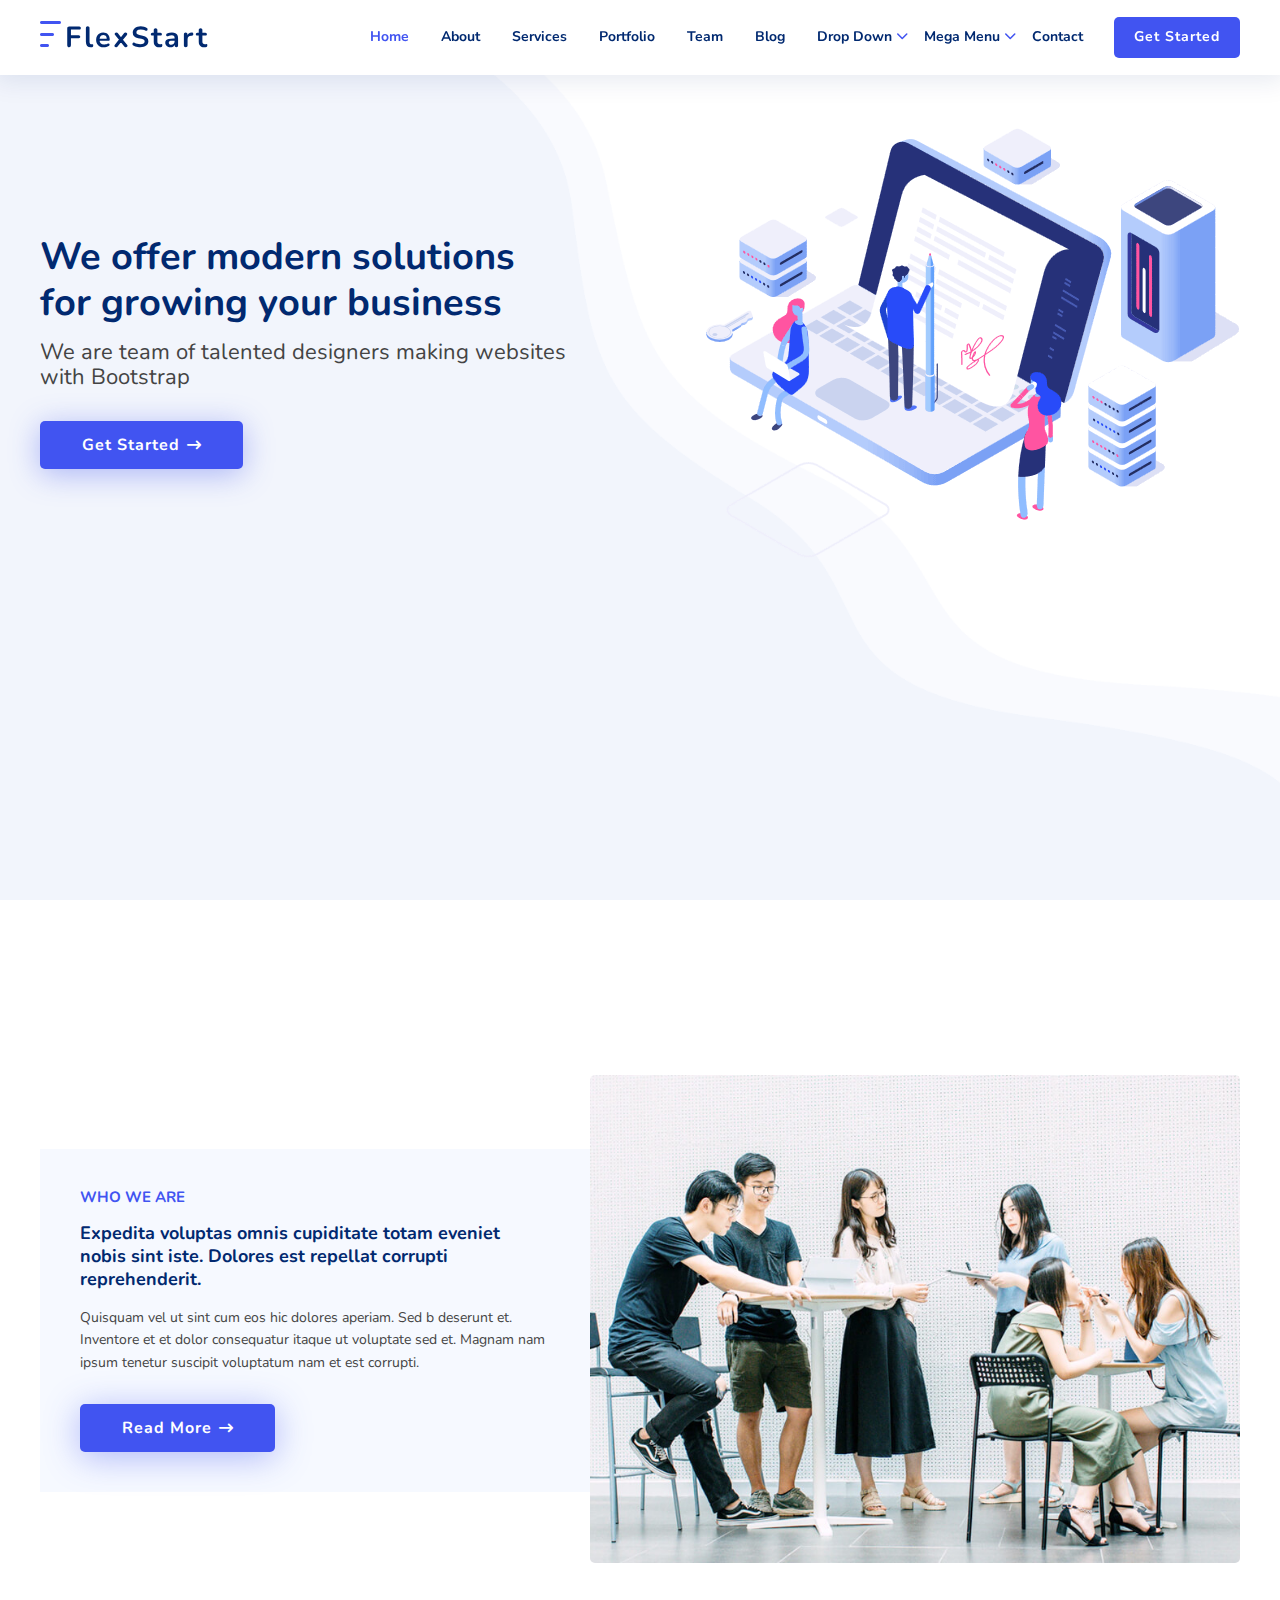
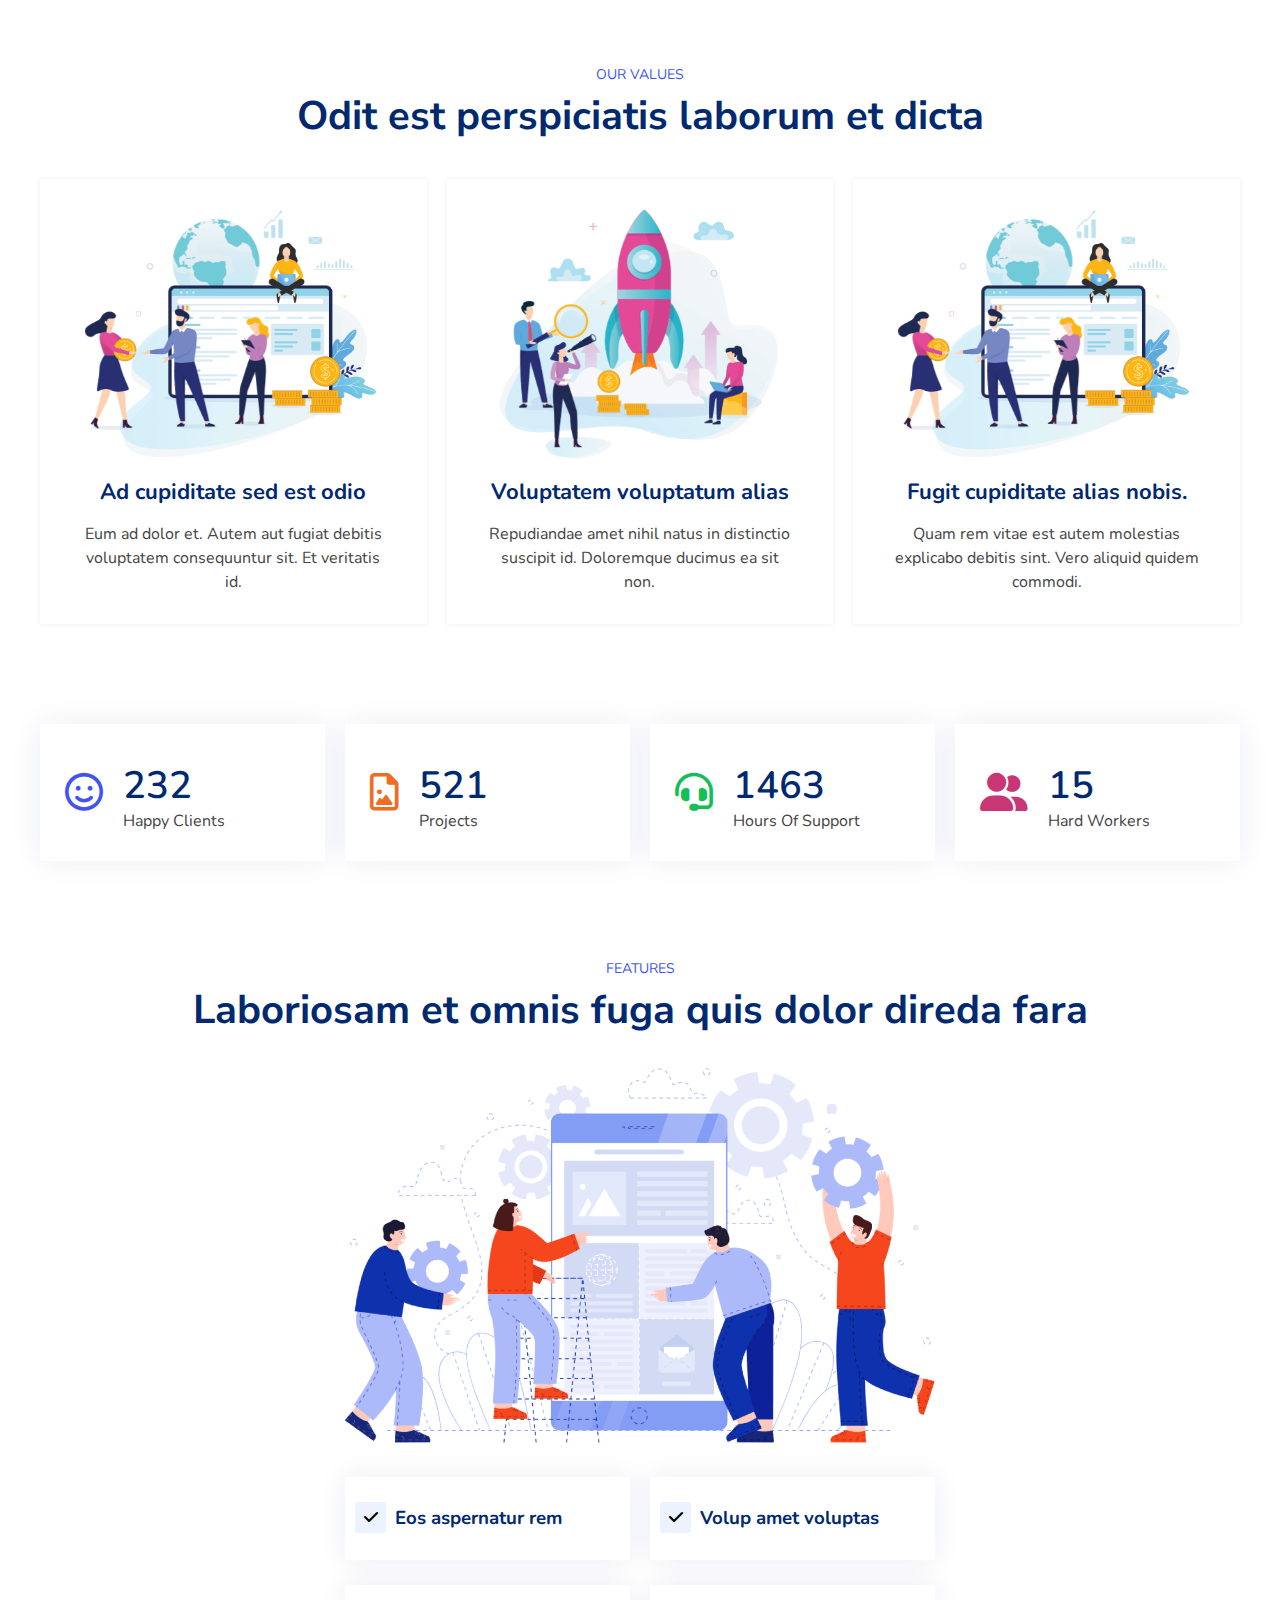
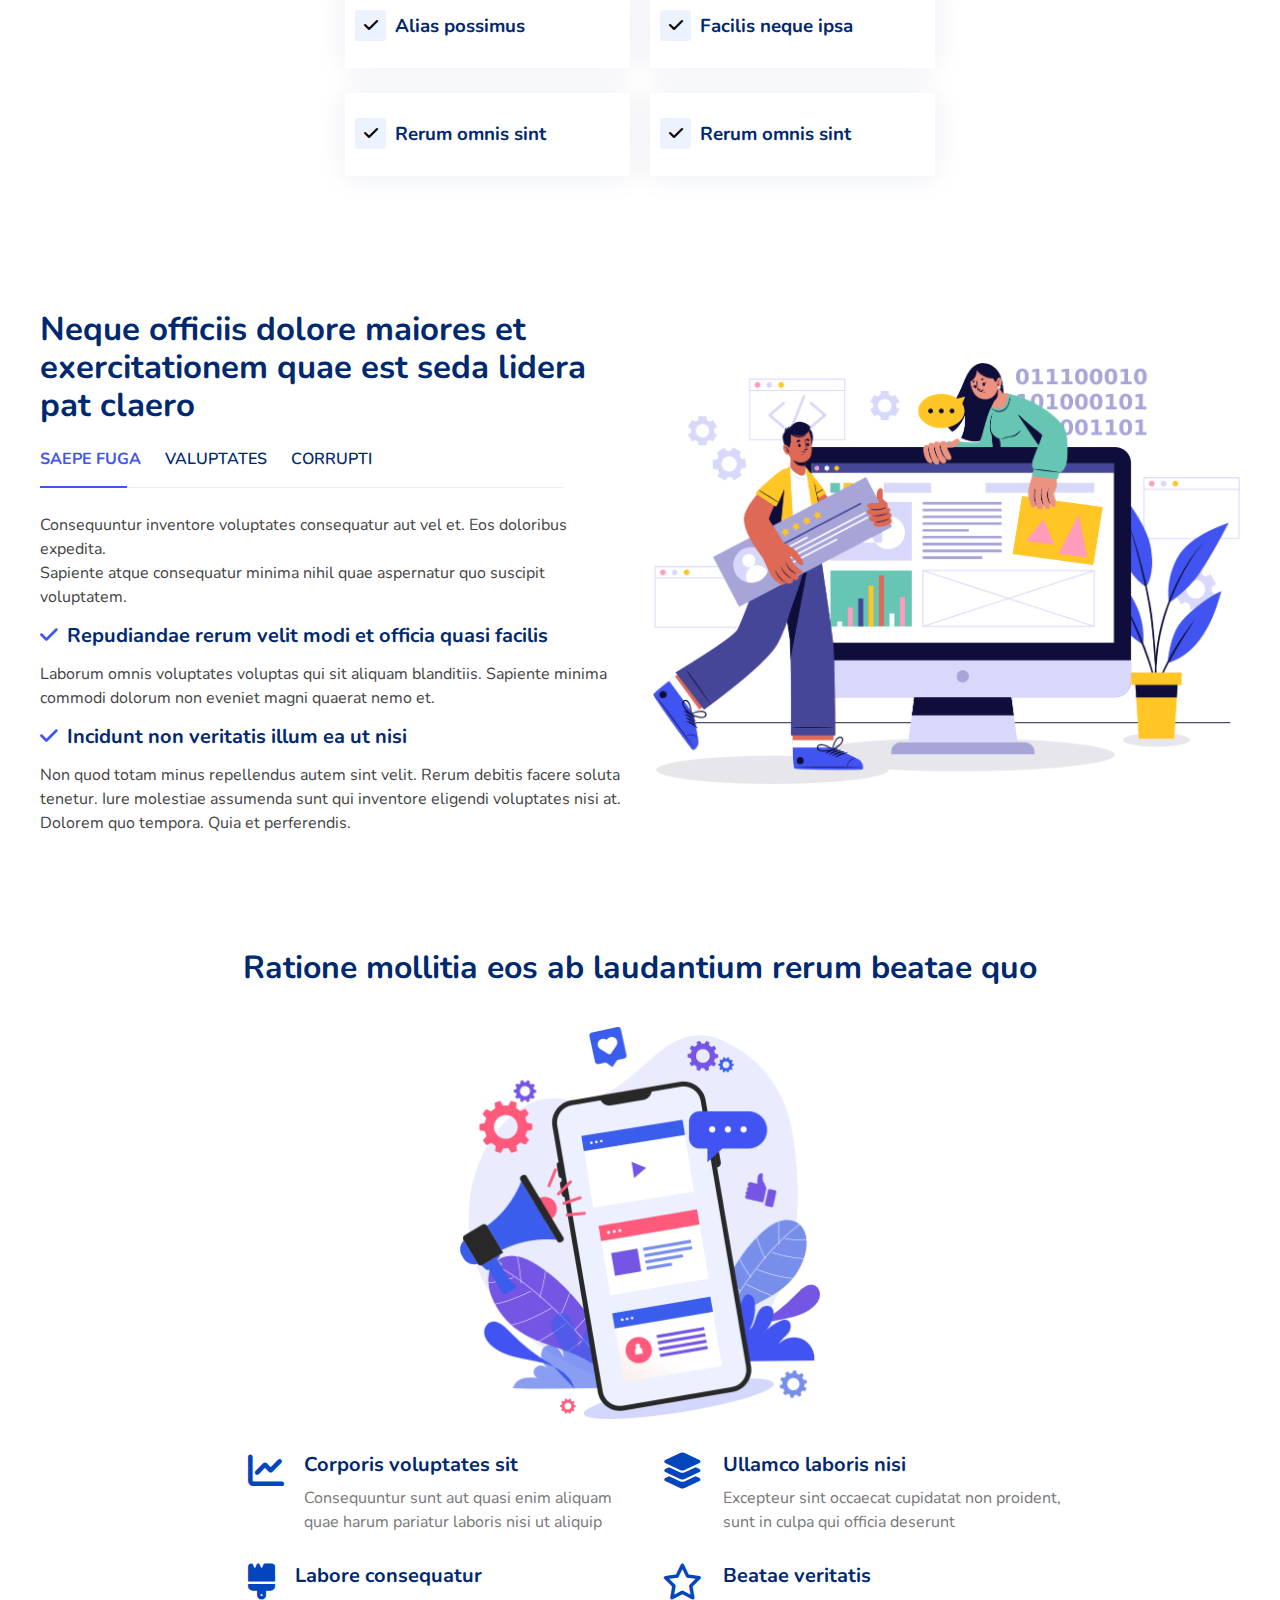
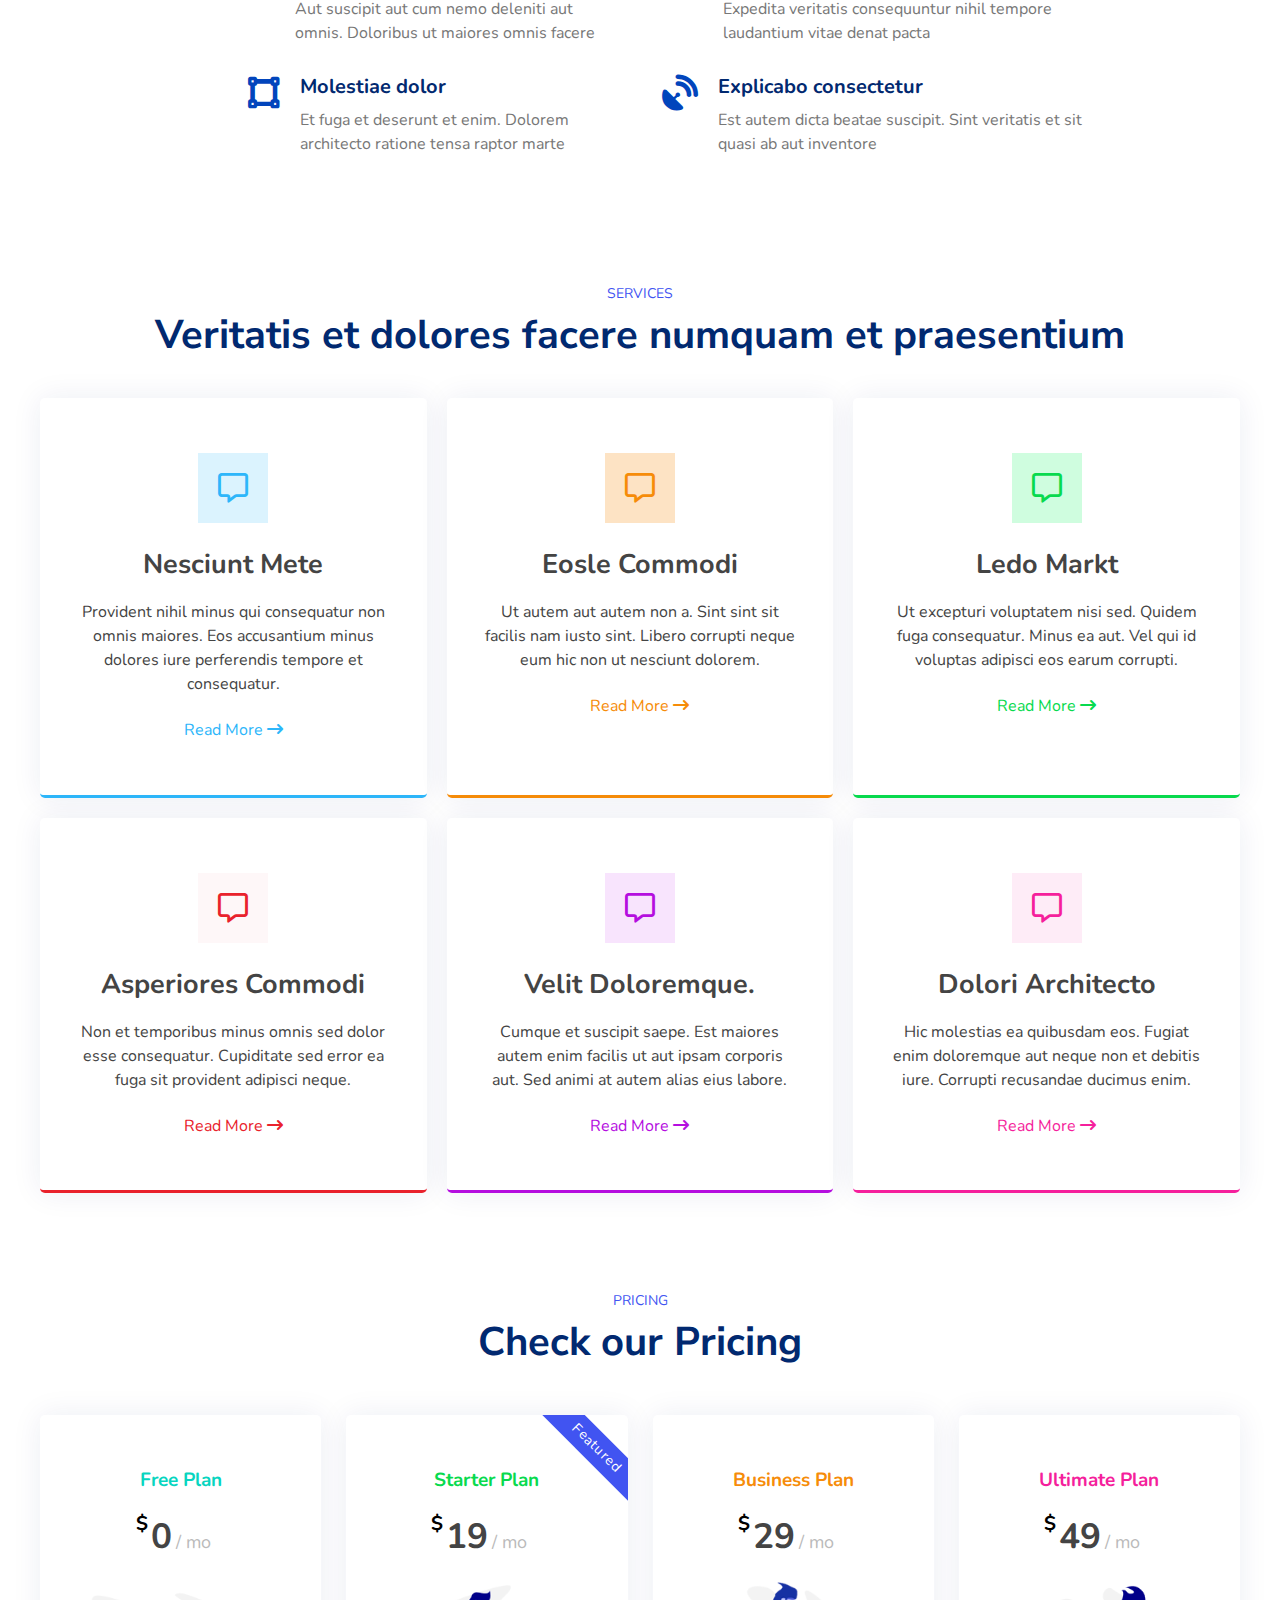
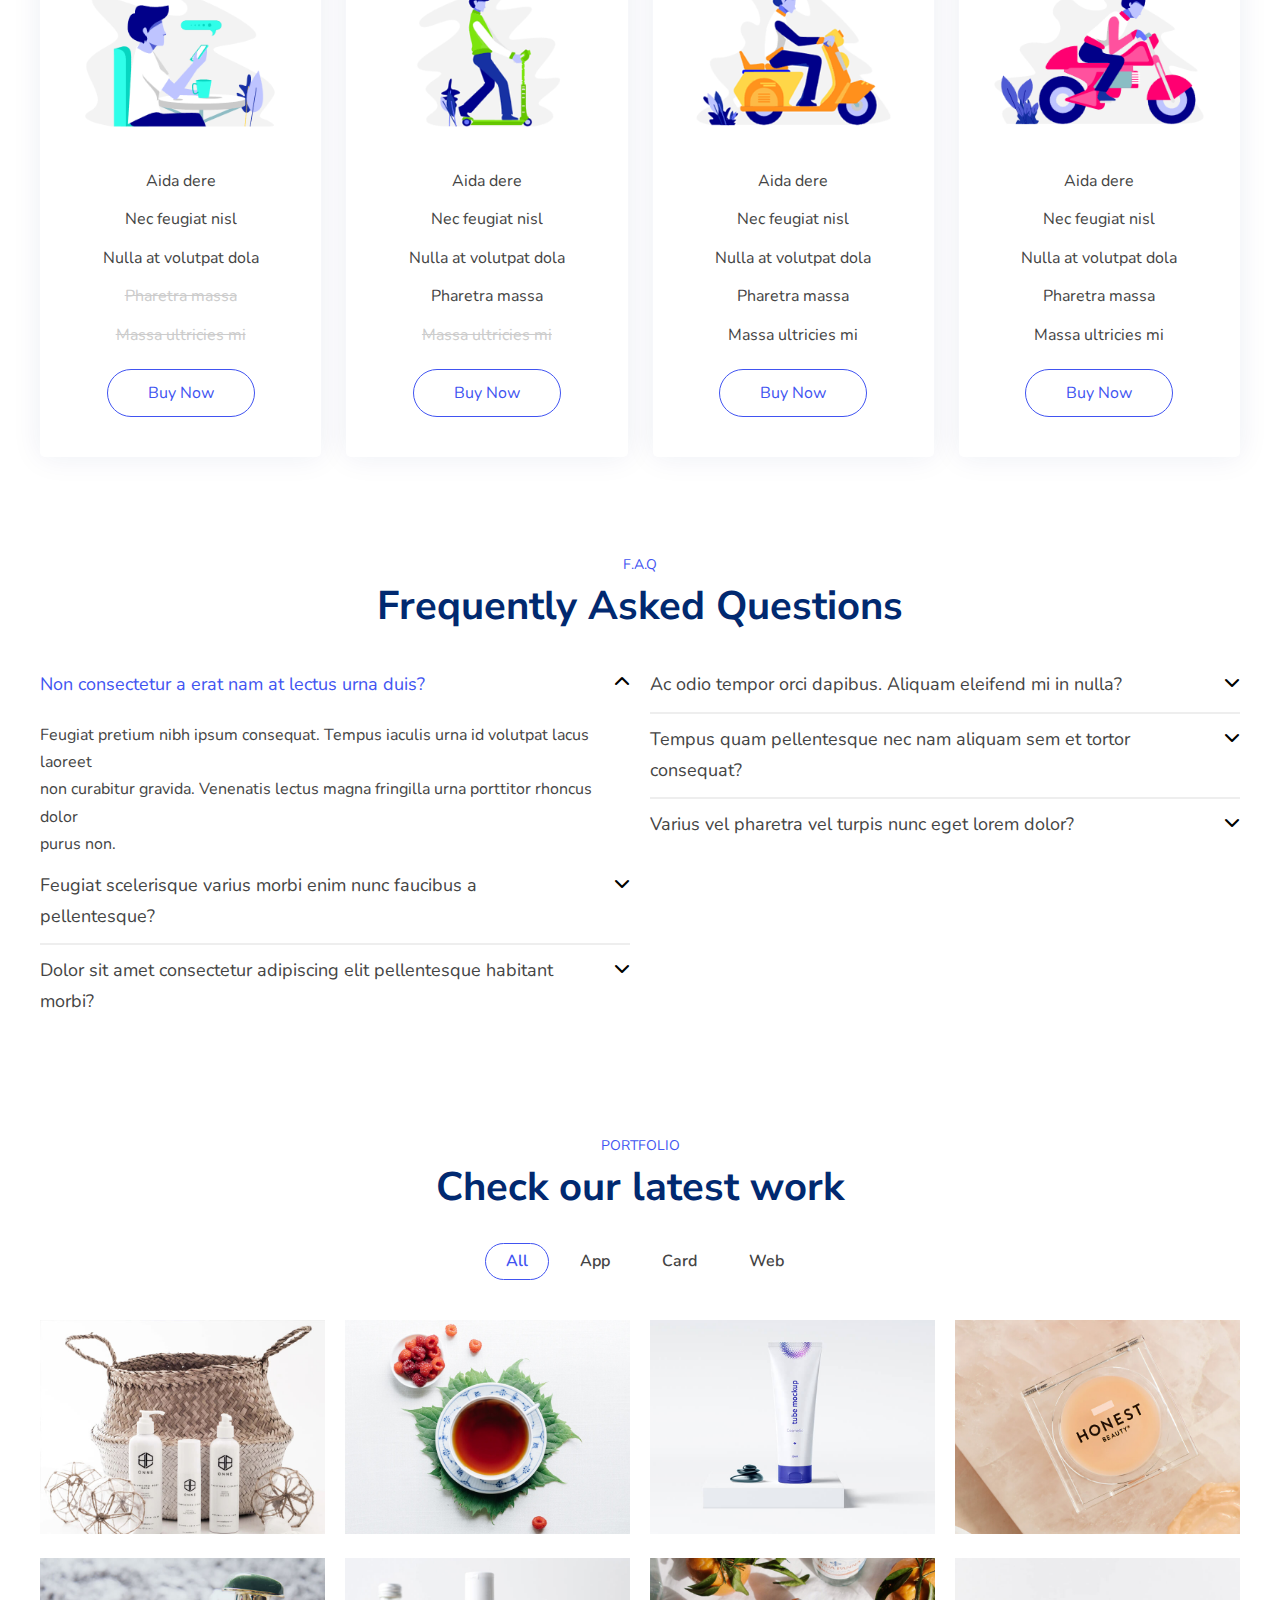
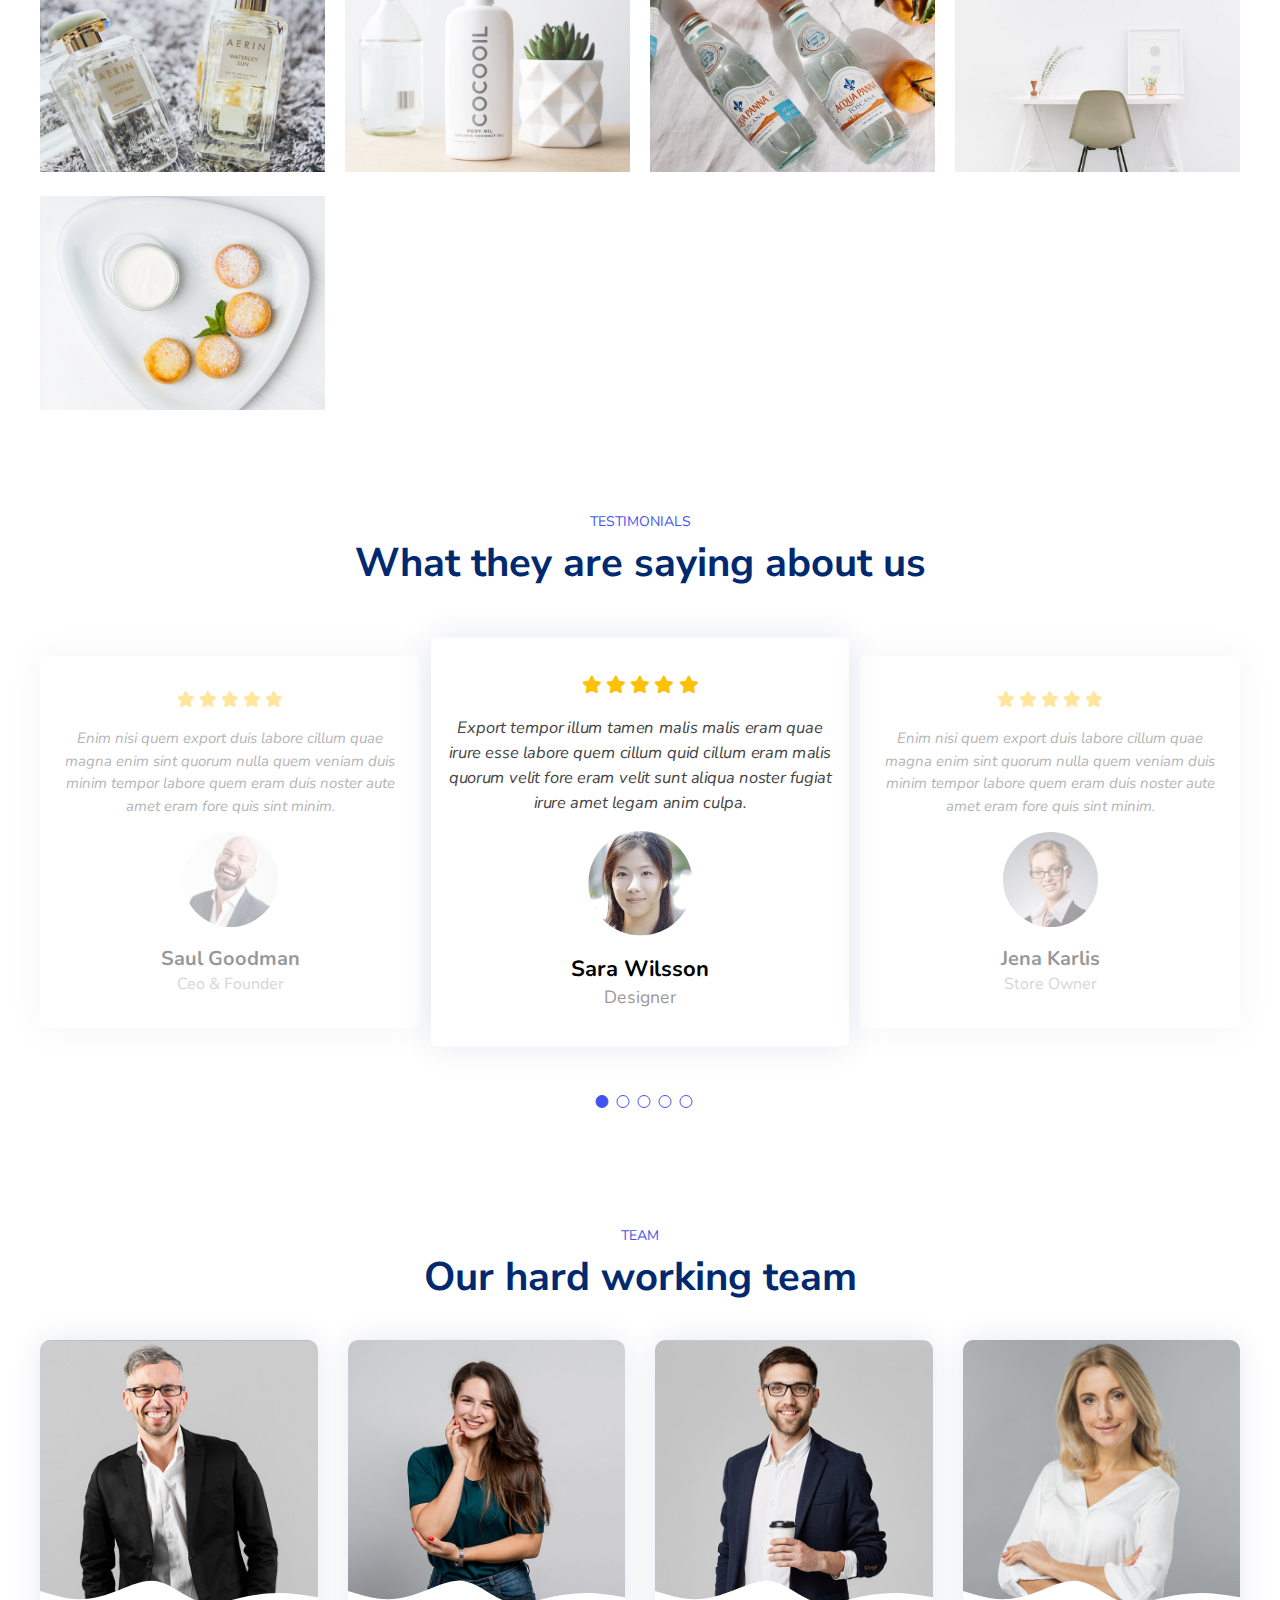
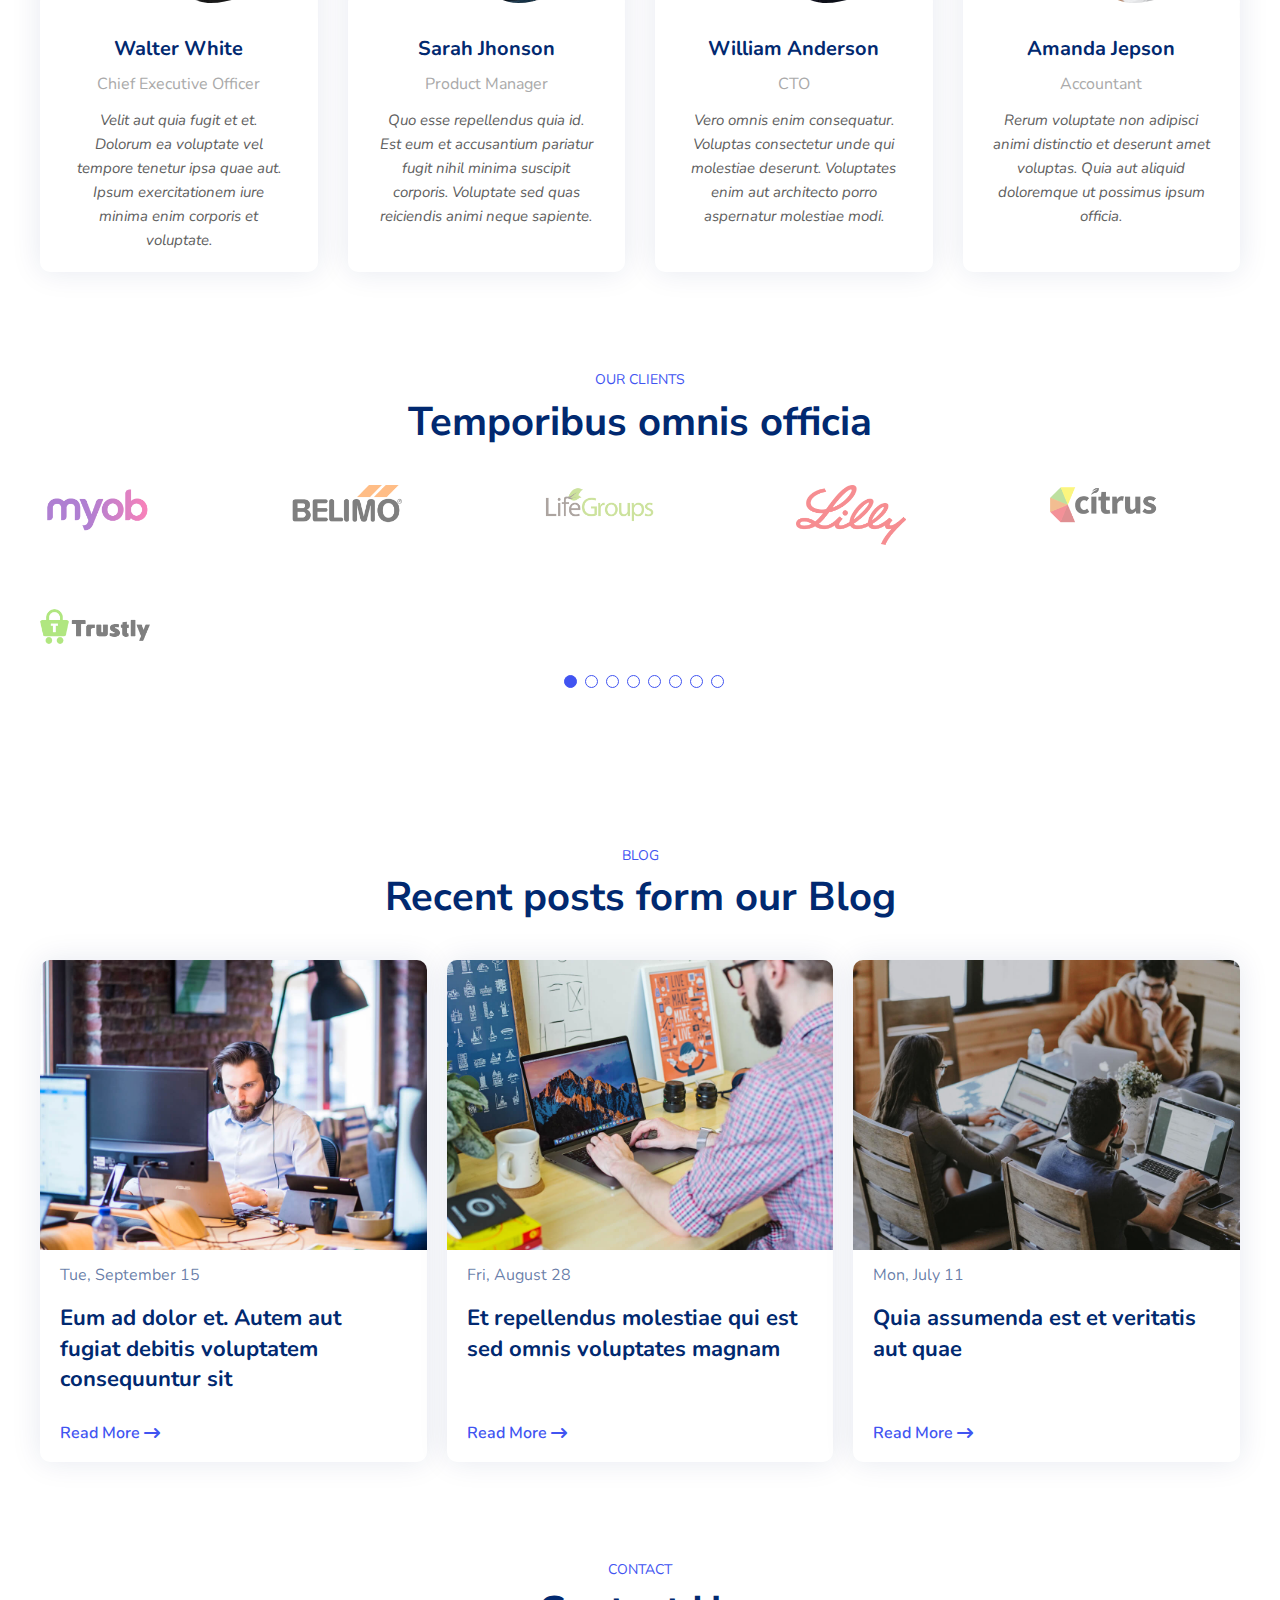
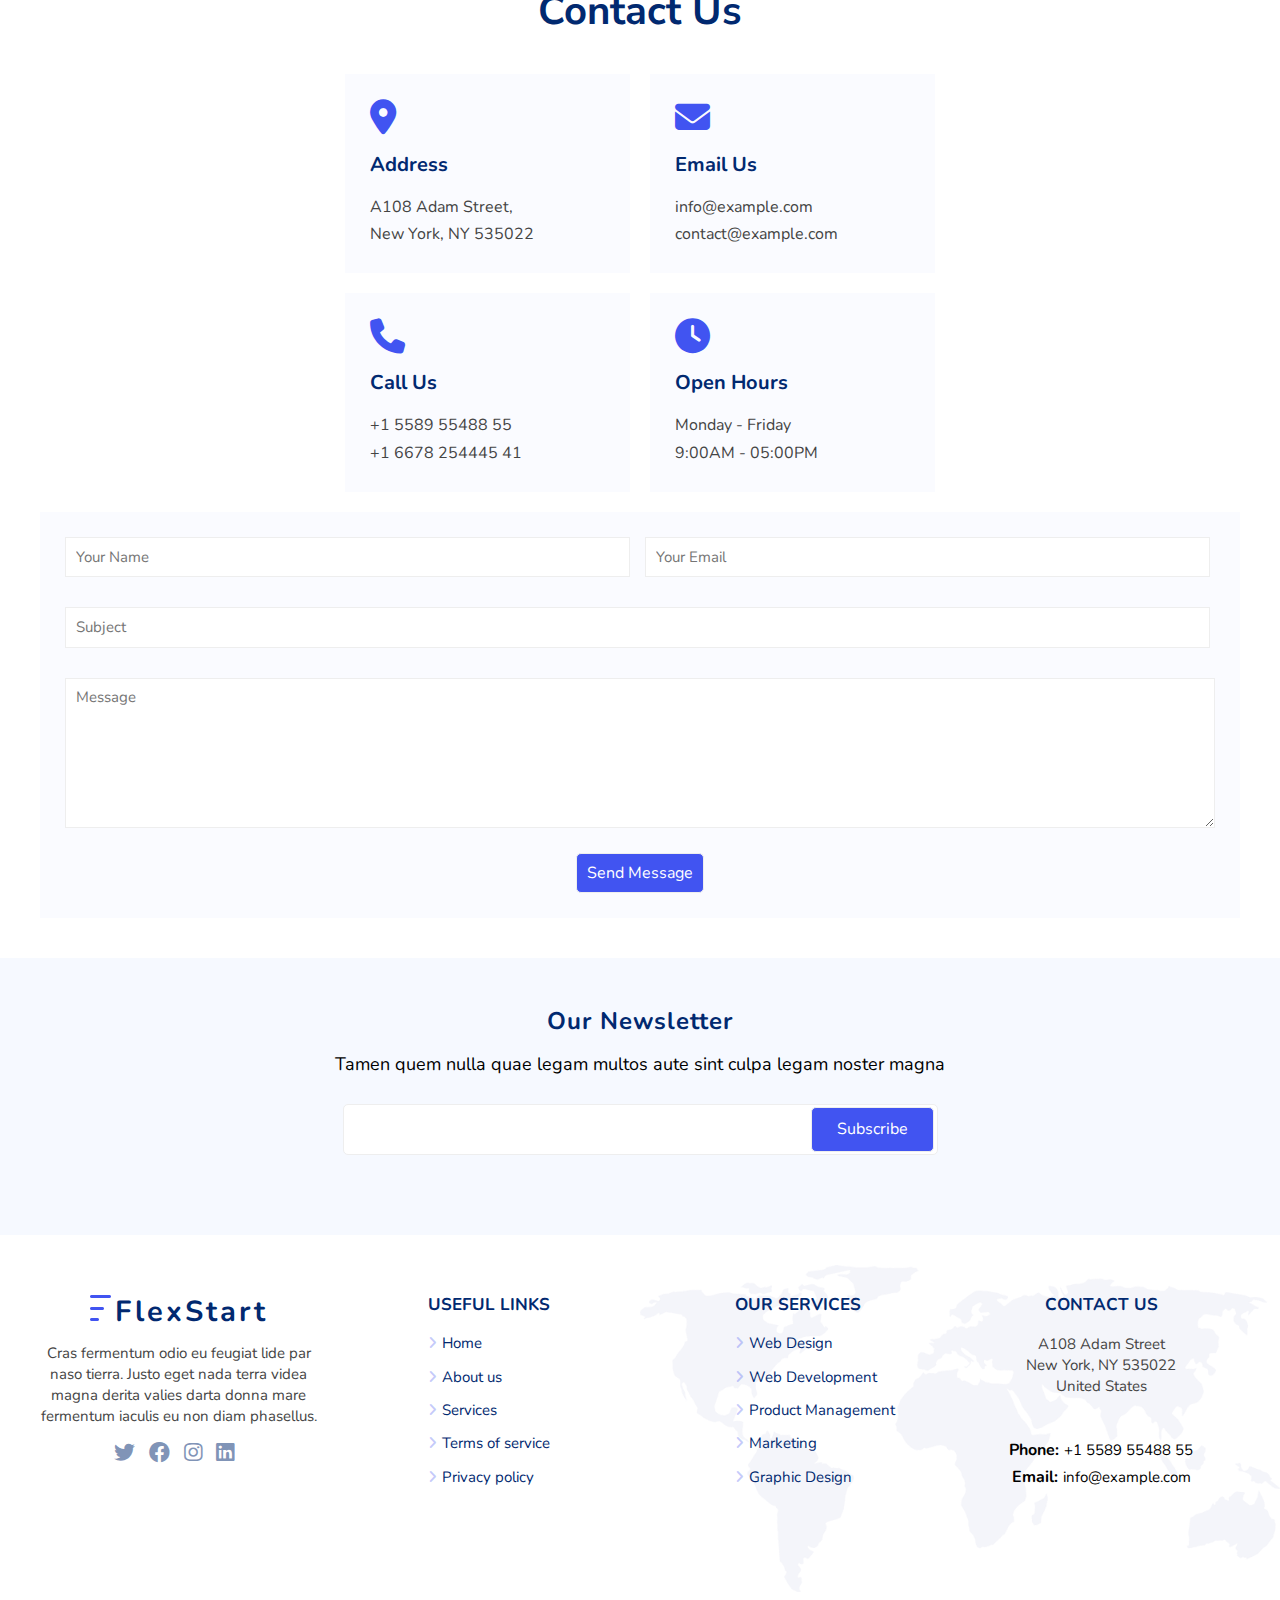
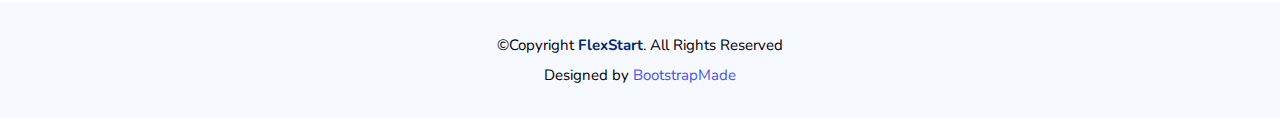
<file: index.html>
<!DOCTYPE html>

<html lang="en">

<head>
  
  <meta charset="UTF-8">

  <meta name="viewport" content="width=device-width, initial-scale=1.0">

  <title>FlexStart</title>

  <!-- Font Awesome Library -->

  <link rel="stylesheet" href="css/all.min.css">

  <!-- Main File Nor -->

  <link rel="stylesheet" href="css/nor.css">

  <!-- Main File Css -->

  <link rel="stylesheet" href="css/style.css">

  <!-- Font Google -->

  <link rel="preconnect" href="https://fonts.googleapis.com">

  <link rel="preconnect" href="https://fonts.gstatic.com" crossorigin>

  <link href="https://fonts.googleapis.com/css2?family=Nunito+Sans:wght@300;400;500&family=Nunito:wght@300;400;500&display=swap" rel="stylesheet">

</head>

<body>
  
  <!-- Start Header -->

  <div class="header">

    <div class="container">

      <a href="index.html" class="logo">

        <img src="img/logo.png" alt="">

        <span>FlexStart</span>

      </a>

      <div class="links">

        <i class="fa-solid fa-bars-staggered toggle-menu"></i>
      
        <ul class="nav">
  
          <li><a class="active" href="#home">Home</a></li>
  
          <li><a href="#about">About</a></li>
  
          <li><a href="#services">Services</a></li>
  
          <li><a href="#protfolio">Portfolio</a></li>
  
          <li><a href="#team">Team</a></li>
  
          <li><a href="blog.html">Blog</a></li>
  
          <li class="down-list">
  
            <a href="#drop down">Drop Down <i class="fa-solid fa-chevron-down drop"> </i>
  
              <ul class="drop-down">
  
                <li> <a href="#">Drop Down 1</a> </li>
  
                <li class="hov">
  
                 <a href="#">Deep Drop Down <i class="fa-solid fa-angle-right right-arrow"> </i>
  
                  <ul class="branch">
  
                    <li> <a href="#">Deep Drop Down 1</a> </li>
  
                    <li> <a href="#">Deep Drop Down 2</a> </li>
  
                    <li> <a href="#">Deep Drop Down 3</a> </li>
  
                    <li> <a href="#">Deep Drop Down 4</a> </li>
  
                    <li> <a href="#">Deep Drop Down 5</a> </li>
  
                  </ul>
  
                 </a>
  
                </li>
  
                <li><a href="#">Drop Down 2</a></li>
  
                <li><a href="#">Drop Down 3</a></li>
  
                <li><a href="#">Drop Down 4</a></li>
    
              </ul>
            
            </a>
  
          </li>
  
          <li class="dwon-menu">
            
             <a href="#mega menu">Mega Menu <i class="fa-solid fa-chevron-down drop"> </i> </a>
  
             <div class="menu">
  
              <div class="links">
  
                <ul>
  
                  <li><a href="#">Column 1 link 1</a></li>
  
                  <li><a href="#">Column 1 link 2</a></li>
  
                  <li><a href="#">Column 1 link 3</a></li>
  
                </ul>
  
              </div>
  
              <div class="links">
  
                <ul>
  
                  <li><a href="#">Column 2 link 1</a></li>
  
                  <li><a href="#">Column 2 link 2</a></li>
  
                  <li><a href="#">Column 3 link 3</a></li>
  
                </ul>
  
              </div>
  
              <div class="links">
  
                <ul>
  
                  <li><a href="#">Column 3 link 1</a></li>
  
                  <li><a href="#">Column 3 link 2</a></li>
  
                  <li><a href="#">Column 3 link 3</a></li>
  
                </ul>
  
              </div>
  
              <div class="links">
  
                <ul>
  
                  <li><a href="#">Column 4 link 1</a></li>
  
                  <li><a href="#">Column 4 link 2</a></li>
  
                  <li><a href="#">Column 4 link 3</a></li>
  
                </ul>
  
              </div>
  
             </div>
            
          </li>
  
          <li><a href="#contact">Contact</a></li>
  
          <li><a href="#get started">Get Started</a></li>
  
        </ul>

      </div>
      
    </div>

  </div>

  <!-- End Header -->

  <!-- Start Landing -->

  <div class="landing" id="home">

    <div class="container">

      <div class="intro">

        <h1>We offer modern solutions <br>for growing your business</h1>

        <h2>We are team of talented designers making websites <br> with Bootstrap</h2>

        <a href="#">

          <span>Get Started</span>

          <i class="fa-solid fa-arrow-right-long arr-right"></i>

        </a>

      </div>

      <img src="img/hero-img.png" alt="">
      
    </div>

  </div>

  <!-- End Landing -->

  <!-- Start About -->

  <div class="about" id="about">

    <div class="container">

      <div class="info">

        <h3>Who We Are</h3>

        <h2>Expedita voluptas omnis cupiditate totam eveniet <br> nobis sint iste. Dolores est repellat corrupti <br> reprehenderit.</h2>

        <p>Quisquam vel ut sint cum eos hic dolores aperiam. Sed b deserunt et. <br> Inventore et et dolor consequatur itaque ut voluptate sed et. Magnam nam ipsum tenetur suscipit voluptatum nam et est corrupti.</p>

        <a href="#">

          <span>Read More</span>

          <i class="fa-solid fa-arrow-right-long arr-right arr-right"></i>

        </a>

      </div>

      <div class="imags">

        <img src="img/about.jpg" alt="">

      </div>

    </div>

  </div>

  <!-- End About -->

  <!-- Start Values -->

  <div class="value">

    <h2 class="title">Our Values</h2>

    <p class="main-title">Odit est perspiciatis laborum et dicta</p>

    <div class="container">
      
      <div class="box">

        <img src="img/values-1.png" alt="">

        <h3>Ad cupiditate sed est odio</h3>

        <p>Eum ad dolor et. Autem aut fugiat debitis <br> voluptatem consequuntur sit. Et veritatis id.</p>

      </div>

      <div class="box">

        <img src="img/values-2.png" alt="">

        <h3>Voluptatem voluptatum alias</h3>

        <p>Repudiandae amet nihil natus in distinctio suscipit id. Doloremque ducimus ea sit non.</p>

      </div>

      <div class="box">

        <img src="img/values-1.png" alt="">

        <h3>Fugit cupiditate alias nobis.</h3>

        <p>Quam rem vitae est autem molestias explicabo debitis sint. Vero aliquid quidem commodi.</p>

      </div>

    </div>

  </div>

  <!-- End Values -->

  <!-- Start Counter -->

  <div class="counter">

    <div class="container">

      <div class="box blue">

        <i class="fa-regular fa-face-smile blue"></i>

        <div class="number">

          <span>232</span>

          <p>Happy Clients</p>

        </div>

      </div>

      <div class="box orange">

        <i class="fa-regular fa-file-image orange"></i>

        <div class="number">

          <span>521</span>

          <p>Projects</p>

        </div>

      </div>

      <div class="box green">

        <i class="fa-solid fa-headset green"></i>

        <div class="number">

          <span>1463</span>

          <p>Hours Of Support</p>

        </div>

      </div>

      <div class="box purple">

        <i class="fa-solid fa-user-group purple"></i>

        <div class="number">

          <span>15</span>

          <p>Hard Workers</p>

        </div>

      </div>

    </div>

  </div>

  <!-- End Counter -->

  <!-- Start Features -->

  <div class="feature">

    <h2 class="title">features</h2>

    <p class="main-title">Laboriosam et omnis fuga quis dolor direda fara</p>

    <div class="container">

      <div class="imags">

        <img src="img/features.png" alt="">

      </div>

      <div class="content">

        <div class="check">

          <h3>Eos aspernatur rem</h3>
          
        </div>

        <div class="check">

          <h3>Volup amet voluptas</h3>

        </div>

        <div class="check">

          <h3>Alias possimus</h3>

        </div>

        <div class="check">

          <h3>Facilis neque ipsa</h3>
          
        </div>

        <div class="check">

          <h3>Rerum omnis sint</h3>

        </div>

        <div class="check">

          <h3>Rerum omnis sint</h3>

        </div>

      </div>

    </div>

  </div>

  <!-- End Features -->

  <!-- Start Learning -->

  <div class="learning">

    <div class="container">

      <div class="info">

        <h3>Neque officiis dolore maiores et exercitationem quae est seda lidera pat claero</h3>

        <div class="but">

          <span>Saepe Fuga</span>

          <span>Valuptates</span>

          <span>Corrupti</span>

        </div>

        <div class="cont">

          <p>Consequuntur inventore voluptates consequatur aut vel et. Eos doloribus expedita. <br> Sapiente atque consequatur minima nihil quae aspernatur quo suscipit voluptatem.</p>

          <div class="check-cont">

            <i class="fa-solid fa-check turo"></i>

            <span>Repudiandae rerum velit modi et officia quasi facilis</span>

          </div>

          <p>Laborum omnis voluptates voluptas qui sit aliquam blanditiis. Sapiente minima <br> commodi dolorum non eveniet magni quaerat nemo et.</p>

          <div class="check-cont">

            <i class="fa-solid fa-check turo"></i>

            <span>Incidunt non veritatis illum ea ut nisi</span>

          </div>

          <p>Non quod totam minus repellendus autem sint velit. Rerum debitis facere soluta <br> tenetur. Iure molestiae assumenda sunt qui inventore eligendi voluptates nisi at. Dolorem quo tempora. Quia et perferendis.</p>

        </div>

      </div>

      <div class="imags">

        <img src="img/features-2.png" alt="">

      </div>

    </div>

  </div>

  <!-- End Learning -->

  <!-- Start Media -->

  <div class="media">

    <h3>Ratione mollitia eos ab laudantium rerum beatae quo</h3>

    <div class="container">

      <div class="imags">

        <img src="img/features-3.png" alt="">

      </div>

      <div class="content">
        
      <div class="stats">

        <div class="stats-cont">

          <i class="fa-solid fa-chart-line"></i>

          <div class="info">

            <h4>Corporis voluptates sit</h4>

            <h4>Consequuntur sunt aut quasi enim aliquam <br> quae harum pariatur laboris nisi ut aliquip</h4>

          </div>

        </div>

        <div class="stats-cont">

          <i class="fa-solid fa-brush"></i>

          <div class="info">

            <h4>Labore consequatur</h4>

            <h4>Aut suscipit aut cum nemo deleniti aut<br> omnis. Doloribus ut maiores omnis facere</h4>

          </div>

        </div>

        <div class="stats-cont">

          <i class="fa-solid fa-vector-square"></i>

          <div class="info">

            <h4>Molestiae dolor</h4>

            <h4>Et fuga et deserunt et enim. Dolorem <br> architecto ratione tensa raptor marte</h4>

          </div>

        </div>

      </div>

      <div class="stats">

        <div class="stats-cont">

          <i class="fa-solid fa-layer-group"></i>

          <div class="info">

            <h4>Ullamco laboris nisi</h4>

            <h4>Excepteur sint occaecat cupidatat non proident, <br> sunt in culpa qui officia deserunt</h4>

          </div>

        </div>

        <div class="stats-cont">

          <i class="fa-regular fa-star"></i>

          <div class="info">

            <h4>Beatae veritatis</h4>

            <h4>Expedita veritatis consequuntur nihil tempore <br> laudantium vitae denat pacta</h4>

          </div>

        </div>

        <div class="stats-cont">

          <i class="fa-solid fa-satellite-dish"></i>

          <div class="info">

            <h4>Explicabo consectetur</h4>

            <h4>Est autem dicta beatae suscipit. Sint veritatis et sit <br> quasi ab aut inventore</h4>

          </div>

        </div>

      </div>

      </div>


    </div>
    
  </div>

  <!-- End Media -->

  <!-- Statr Services -->

  <div class="services" id="services">

    <h2 class="title">Services</h2>

    <p class="main-title">Veritatis et dolores facere numquam et praesentium</p>

    <div class="container">
      
      <div class="box blue">

        <i class="fa-regular fa-message blue"></i>

        <h3>Nesciunt Mete</h3>

        <p>Provident nihil minus qui consequatur non omnis maiores. Eos accusantium minus dolores iure perferendis tempore et consequatur.</p>

        <a class="blue-but" href="#">

          <span>Read More</span>

          <i class="fa-solid fa-arrow-right-long arr-right"></i>

        </a>

      </div>

      <div class="box orange">

        <i class="fa-regular fa-message orange"></i>

        <h3>Eosle Commodi</h3>

        <p>Ut autem aut autem non a. Sint sint sit facilis nam iusto sint. Libero corrupti neque eum hic non ut nesciunt dolorem.</p>

        <a class="orange-but" href="#">

          <span>Read More</span>

          <i class="fa-solid fa-arrow-right-long arr-right"></i>

        </a>

      </div>

      <div class="box green">

        <i class="fa-regular fa-message green"></i>

        <h3>Ledo Markt</h3>

        <p>Ut excepturi voluptatem nisi sed. Quidem fuga consequatur. Minus ea aut. Vel qui id voluptas adipisci eos earum corrupti.</p>

        <a class="green-but" href="#">

          <span>Read More</span>

          <i class="fa-solid fa-arrow-right-long arr-right"></i>

        </a>

      </div>

      <div class="box red">

        <i class="fa-regular fa-message red"></i>

        <h3>Asperiores Commodi</h3>

        <p>Non et temporibus minus omnis sed dolor esse consequatur. Cupiditate sed error ea fuga sit provident adipisci neque.</p>

        <a class="red-but" href="#">

          <span>Read More</span>

          <i class="fa-solid fa-arrow-right-long arr-right"></i>

        </a>

      </div>

      <div class="box purple">

        <i class="fa-regular fa-message purple"></i>

        <h3>Velit Doloremque.</h3>

        <p>Cumque et suscipit saepe. Est maiores autem enim facilis ut aut ipsam corporis aut. Sed animi at autem alias eius labore.</p>

        <a class="purple-but" href="#">

          <span>Read More</span>

          <i class="fa-solid fa-arrow-right-long arr-right"></i>

        </a>

      </div>

      <div class="box pink">

        <i class="fa-regular fa-message pink"></i>

        <h3>Dolori Architecto</h3>

        <p>Hic molestias ea quibusdam eos. Fugiat enim doloremque aut neque non et debitis iure. Corrupti recusandae ducimus enim.</p>

        <a class="pink-but" href="#">

          <span>Read More</span>

          <i class="fa-solid fa-arrow-right-long arr-right"></i>

        </a>

      </div>

    </div>

  </div>

  <!-- End Services -->

  <!-- Start Pricing -->

  <div class="pricing">

    <h2 class="title">Pricing</h2>

    <p class="main-title">Check our Pricing</p>

    <div class="container">

      <div class="box">

        <h3 class="blue">Free Plan</h3>

        <div class="pri">

          <span>$</span>

          <span class="number">0</span>

          <span> / mo</span>

        </div>

        <img src="img/pricing-free.png" alt="">

        <ul>

          <li>Aida dere</li>

          <li>Nec feugiat nisl</li>

          <li>Nulla at volutpat dola</li>

          <li class="opcity">Pharetra massa</li>

          <li class="opcity">Massa ultricies mi</li>

        </ul>

        <a href="#">Buy Now</a>

      </div>

      <div class="box">

        <span class="box-title">Featured</span>

        <h3 class="green">Starter Plan</h3>

        <div class="pri">

          <span>$</span>
          
          <span class="number">19</span>

          <span> / mo</span>

        </div>

        <img src="img/pricing-starter.png" alt="">

        <ul>

          <li>Aida dere</li>

          <li>Nec feugiat nisl</li>

          <li>Nulla at volutpat dola</li>

          <li>Pharetra massa</li>

          <li class="opcity">Massa ultricies mi</li>

        </ul>

        <a href="#">Buy Now</a>

      </div>

      <div class="box">

        <h3 class="orange">Business Plan</h3>

        <div class="pri">

          <span>$</span>

          <span class="number">29</span>

          <span> / mo</span>

        </div>

        <img src="img/pricing-business.png" alt="">

        <ul>

          <li>Aida dere</li>

          <li>Nec feugiat nisl</li>

          <li>Nulla at volutpat dola</li>

          <li>Pharetra massa</li>

          <li>Massa ultricies mi</li>

        </ul>

        <a href="#">Buy Now</a>

      </div>

      <div class="box">

        <h3 class="pink">Ultimate Plan</h3>

        <div class="pri">

          <span>$</span>

          <span class="number">49</span>

          <span> / mo</span>

        </div>

        <img src="img/pricing-ultimate.png" alt="">

        <ul>

          <li>Aida dere</li>

          <li>Nec feugiat nisl</li>

          <li>Nulla at volutpat dola</li>

          <li>Pharetra massa</li>

          <li>Massa ultricies mi</li>

        </ul>

        <a href="#">Buy Now</a>

      </div>

    </div>

  </div>

  <!-- End Pricing -->

  <!-- Start Ask -->

  <div class="ask">

    <h2 class="title">F.A.Q</h2>

    <p class="main-title">Frequently Asked Questions</p>

    <div class="container">

      <div class="box">

        <div class="first-none">

          <p class="first">Non consectetur a erat nam at lectus urna duis?</p>

          <i class="fa-solid fa-chevron-up arrow"></i>
          
        </div>

        <p>Feugiat pretium nibh ipsum consequat. Tempus iaculis urna id volutpat lacus laoreet <br> non curabitur gravida. Venenatis lectus magna fringilla urna porttitor rhoncus dolor<br> purus non.</p>

        <div>

          <p>Feugiat scelerisque varius morbi enim nunc faucibus a pellentesque?</p>

          <i class="fa-solid fa-chevron-down arrow"></i>

        </div>

        <div>

          <p>Dolor sit amet consectetur adipiscing elit pellentesque habitant morbi?</p>

          <i class="fa-solid fa-chevron-down arrow"></i>

        </div>

      </div>

      <div class="box">

        <div>

          <p>Ac odio tempor orci dapibus. Aliquam eleifend mi in nulla?</p>

          <i class="fa-solid fa-chevron-down arrow"></i>
          
        </div>

        <div>

          <p>Tempus quam pellentesque nec nam aliquam sem et tortor consequat?</p>

          <i class="fa-solid fa-chevron-down arrow"></i>

        </div>

        <div>

          <p>Varius vel pharetra vel turpis nunc eget lorem dolor?</p>

          <i class="fa-solid fa-chevron-down arrow"></i>

        </div>

      </div>

    </div>

  </div>

  <!-- End Ask -->

  <!-- Start Portfolio -->

  <div class="portfolio" id="protfolio">

    <h2 class="title">Portfolio</h2>

    <p class="main-title">Check our latest work</p>

    <ul>

      <li>All</li>

      <li>App</li>

      <li>Card</li>

      <li>Web</li>

    </ul>

    <div class="container">

      <div class="box">

        <img src="img/portfolio-1.jpg" alt="">

        <div class="info">

          <p>App 1</p>

          <h4>App</h4>

          <div class="icon">

            <a href="#"><i class="fa-solid fa-plus"></i></a>

            <a href="#"><i class="fa-solid fa-link"></i></a>

          </div>  

        </div>

      </div>

      <div class="box">

        <img src="img/portfolio-2.jpg" alt="">

        <div class="info">

          <p>Web 3</p>

          <h4>Web</h4>

          <div class="icon">

            <a href="#"><i class="fa-solid fa-plus"></i></a>

            <a href="#"><i class="fa-solid fa-link"></i></a>

          </div>  

        </div>

      </div>

      <div class="box">

        <img src="img/portfolio-3.jpg" alt="">

        <div class="info">

          <p>App 2</p>

          <h4>App</h4>

          <div class="icon">

            <a href="#"><i class="fa-solid fa-plus"></i></a>

            <a href="#"><i class="fa-solid fa-link"></i></a>

          </div>  

        </div>

      </div>

      <div class="box">

        <img src="img/portfolio-4.jpg" alt="">

        <div class="info">

          <p>Card 2</p>

          <h4>Card</h4>

          <div class="icon">

            <a href="#"><i class="fa-solid fa-plus"></i></a>

            <a href="#"><i class="fa-solid fa-link"></i></a>

          </div>  

        </div>

      </div>

      <div class="box">

        <img src="img/portfolio-5.jpg" alt="">

        <div class="info">

          <p>Web 2</p>

          <h4>Web</h4>

          <div class="icon">

            <a href="#"><i class="fa-solid fa-plus"></i></a>

            <a href="#"><i class="fa-solid fa-link"></i></a>

          </div>  

        </div>

      </div>

      <div class="box">

        <img src="img/portfolio-6.jpg" alt="">

        <div class="info">

          <p>App 3</p>

          <h4>App</h4>

          <div class="icon">

            <a href="#"><i class="fa-solid fa-plus"></i></a>

            <a href="#"><i class="fa-solid fa-link"></i></a>

          </div>  

        </div>

      </div>

      <div class="box">

        <img src="img/portfolio-7.jpg" alt="">

        <div class="info">

          <p>Card 1</p>

          <h4>Card</h4>

          <div class="icon">

            <a href="#"><i class="fa-solid fa-plus"></i></a>

            <a href="#"><i class="fa-solid fa-link"></i></a>

          </div>  

        </div>

      </div>

      <div class="box">

        <img src="img/portfolio-8.jpg" alt="">

        <div class="info">

          <p>Card 3</p>

          <h4>Card</h4>

          <div class="icon">

            <a href="#"><i class="fa-solid fa-plus"></i></a>

            <a href="#"><i class="fa-solid fa-link"></i></a>

          </div>  

        </div>

      </div>

      <div class="box">

        <img src="img/portfolio-9.jpg" alt="">

        <div class="info">

          <p>Web 3</p>

          <h4>Web</h4>

          <div class="icon">

            <a href="#"><i class="fa-solid fa-plus"></i></a>

            <a href="#"><i class="fa-solid fa-link"></i></a>

          </div>  

        </div>

      </div>

    </div>

  </div>

  <!-- End Portfolio -->

  <!-- Start Testimonials -->

  <div class="testimonials">

    <h2 class="title">Testimonials</h2>

    <p class="main-title">What they are saying about us</p>

    <div class="container">

      <div class="box opacity">

        <div class="icon">

          <i class="fa-solid fa-star star-icon"></i>

          <i class="fa-solid fa-star star-icon"></i>
  
          <i class="fa-solid fa-star star-icon"></i>
  
          <i class="fa-solid fa-star star-icon"></i>
          
          <i class="fa-solid fa-star star-icon"></i>

        </div>

        <p>Enim nisi quem export duis labore cillum quae magna enim sint quorum nulla quem veniam duis minim tempor labore quem eram duis noster aute amet eram fore quis sint minim.</p>

        <div class="info">

          <div class="imags">

            <img src="img/testimonials-1.jpg" alt="">

          </div>

          <h3>Saul Goodman</h3>

          <h4>Ceo & Founder</h4>

        </div>

      </div>

      <div class="box scale">

        <div class="icon">

          <i class="fa-solid fa-star star-icon"></i>

          <i class="fa-solid fa-star star-icon"></i>
  
          <i class="fa-solid fa-star star-icon"></i>
  
          <i class="fa-solid fa-star star-icon"></i>
          
          <i class="fa-solid fa-star star-icon"></i>

        </div>

        <p>Export tempor illum tamen malis malis eram quae irure esse labore quem cillum quid cillum eram malis quorum velit fore eram velit sunt aliqua noster fugiat irure amet legam anim culpa.</p>
        
        <div class="info">

          <div class="imags">

            <img src="img/testimonials-2.jpg" alt="">

          </div>

          <h3>Sara Wilsson</h3>

          <h4>Designer</h4>

        </div>

      </div>

      <div class="box opacity">

        <div class="icon">

          <i class="fa-solid fa-star star-icon"></i>

          <i class="fa-solid fa-star star-icon"></i>
  
          <i class="fa-solid fa-star star-icon"></i>
  
          <i class="fa-solid fa-star star-icon"></i>
          
          <i class="fa-solid fa-star star-icon"></i>

        </div>

        <p>Enim nisi quem export duis labore cillum quae magna enim sint quorum nulla quem veniam duis minim tempor labore quem eram duis noster aute amet eram fore quis sint minim.</p>

        <div class="info">

          <div class="imags">

            <img src="img/testimonials-3.jpg" alt="">

          </div>

          <h3>Jena Karlis</h3>

          <h4>Store Owner</h4>

        </div>

      </div>

      <ul class="points">

        <li></li>

        <li></li>

        <li></li>

        <li></li>
        
        <li></li>

      </ul>

    </div>

  </div>

  <!-- End Testimonials -->

  <!-- Start Team -->

  <div class="team" id="team">

    <h2 class="title">Team</h2>

    <p class="main-title">Our hard working team</p>

    <div class="container">

      <div class="box">

        <div class="imags">

          <img src="img/team-1.jpg" alt="">

        </div>

        <div class="social-icons">

          <a href="#"><i class="fa-brands fa-twitter"></i></a>

          <a href="#"><i class="fab fa-facebook"></i></a>
  
          <a href="#"><i class="fab fa-instagram"></i></a>
    
          <a href="#"><i class="fab fa-linkedin"></i></a>
  
        </div>

        <div class="info">

          <h4>Walter White</h4>

          <span>Chief Executive Officer</span>

          <p>Velit aut quia fugit et et. Dolorum ea voluptate vel tempore tenetur ipsa quae aut. Ipsum exercitationem iure minima enim corporis et voluptate.</p>

        </div>

      </div>

      <div class="box">

        <div class="imags">

          <img src="img/team-2.jpg" alt="">

        </div>

        <div class="social-icons">

          <a href="#"><i class="fa-brands fa-twitter"></i></a>

          <a href="#"><i class="fab fa-facebook"></i></a>
  
          <a href="#"><i class="fab fa-instagram"></i></a>
    
          <a href="#"><i class="fab fa-linkedin"></i></a>
  
        </div>

        <div class="info">

          <h4>Sarah Jhonson</h4>

          <span>Product Manager</span>

          <p>Quo esse repellendus quia id. Est eum et accusantium pariatur fugit nihil minima suscipit corporis. Voluptate sed quas reiciendis animi neque sapiente.</p>

        </div>

      </div>

      <div class="box">

        <div class="imags">

          <img src="img/team-3.jpg" alt="">

        </div>

        <div class="social-icons">

          <a href="#"><i class="fa-brands fa-twitter"></i></a>

          <a href="#"><i class="fab fa-facebook"></i></a>
  
          <a href="#"><i class="fab fa-instagram"></i></a>
    
          <a href="#"><i class="fab fa-linkedin"></i></a>
  
        </div>

        <div class="info">

          <h4>William Anderson</h4>

          <span>CTO</span>

          <p>Vero omnis enim consequatur. Voluptas consectetur unde qui molestiae deserunt. Voluptates enim aut architecto porro aspernatur molestiae modi.</p>

        </div>

      </div>

      <div class="box">

        <div class="imags">

          <img src="img/team-4.jpg" alt="">

        </div>

        <div class="social-icons">

          <a href="#"><i class="fa-brands fa-twitter"></i></a>

          <a href="#"><i class="fab fa-facebook"></i></a>
  
          <a href="#"><i class="fab fa-instagram"></i></a>
    
          <a href="#"><i class="fab fa-linkedin"></i></a>
  
        </div>

        <div class="info">

          <h4>Amanda Jepson</h4>

          <span>Accountant</span>

          <p>Rerum voluptate non adipisci animi distinctio et deserunt amet voluptas. Quia aut aliquid doloremque ut possimus ipsum officia.</p>

        </div>

      </div>

    </div>

  </div>

  <!-- End Team -->

  <!-- Start Clients -->

  <div class="clients">

    <h2 class="title">Our Clients</h2>

    <p class="main-title">Temporibus omnis officia</p>

    <div class="container">

      <div class="imags">

        <img src="img/client-1.png" alt="">

      </div>

      <div class="imags">

        <img src="img/client-2.png" alt="">

      </div>

      <div class="imags">

        <img src="img/client-3.png" alt="">

      </div>

      <div class="imags">

        <img src="img/client-4.png" alt="">

      </div>

      <div class="imags">

        <img src="img/client-5.png" alt="">

      </div>

      <div class="imags">

        <img src="img/client-6.png" alt="">

      </div>

      <ul class="points">

        <li></li>

        <li></li>

        <li></li>

        <li></li>
        
        <li></li>

        <li></li>

        <li></li>

        <li></li>

      </ul>

    </div>

  </div>

  <!-- End Clients -->

  <!-- Start Blog -->

  <div class="blog">

    <h2 class="title">Blog</h2>

    <p class="main-title">Recent posts form our Blog</p>

    <div class="container">

      <div class="box">

        <a class="pic" href="blog.html">

          <img src="img/blog-1.jpg" alt="">

        </a>

        <a class="info" href="blog.html">

          <span class="date">Tue, September 15</span>

          <h3>Eum ad dolor et. Autem aut fugiat debitis voluptatem consequuntur sit</h3>

        </a>

        <a class="but" href="blog.html">

          <span>Read More</span>

          <i class="fa-solid fa-arrow-right-long"></i>

        </a>

      </div>

      <div class="box">

        <a class="pic" href="blog.html">

          <img src="img/blog-2.jpg" alt="">

        </a>

        <a class="info" href="blog.html">

          <span class="date">Fri, August 28</span>

          <h3>Et repellendus molestiae qui est sed omnis voluptates magnam</h3>

        </a>

        <a class="but" href="blog.html">

          <span>Read More</span>

          <i class="fa-solid fa-arrow-right-long"></i>

        </a>

      </div>

      <div class="box">

        <a class="pic" href="blog.html">

          <img src="img/blog-3.jpg" alt="">

        </a>

        <a class="info" href="blog.html">

          <span class="date">Mon, July 11</span>

          <h3>Quia assumenda est et veritatis aut quae</h3>

        </a>

        <a class="but" href="blog.html">

          <span>Read More</span>

          <i class="fa-solid fa-arrow-right-long"></i>

        </a>

      </div>

    </div>

  </div>

  <!-- End Blog -->

  <!-- Start Contact Us -->

  <div class="contact" id="contact">

    <h2 class="title">Contact</h2>

    <p class="main-title">Contact Us</p>

    <div class="container">

      <div class="information">

          <div class="box">

            <i class="fa-solid fa-location-dot"></i>
  
            <h3>Address</h3>
  
            <p>A108 Adam Street, <br> New York, NY 535022</p>
  
          </div>
  
          <div class="box">

            <i class="fa-solid fa-envelope"></i>
  
            <h3>Email Us</h3>
  
            <p>info@example.com</p>
  
            <p>contact@example.com</p>
  
          </div>

          <div class="box">
  
            <i class="fa-solid fa-phone"></i>
  
            <h3>Call Us</h3>
  
            <p>+1 5589 55488 55<br>+1 6678 254445 41</p>
  
            <p></p>
  
          </div>
  
          <div class="box">
  
            <i class="fa-solid fa-clock"></i>
  
            <h3>Open Hours</h3>
  
            <p>Monday - Friday</p>
  
            <p>9:00AM - 05:00PM</p>
  
          </div>

      </div>

      <form action="">

        <input type="text" name="name" placeholder="Your Name">

        <input type="email" name="mail" placeholder="Your Email">

        <input class="subject" type="text" name="sub" placeholder="Subject">
        
        <textarea placeholder="Message"></textarea>

        <input type="submit" value="Send Message">

      </form>

    </div>

  </div>

  <!-- End Contact Us -->

  <!-- Start News -->

  <div class="news">

    <div class="container">

      <h4>Our Newsletter</h4>

      <p>Tamen quem nulla quae legam multos aute sint culpa legam noster magna</p>

      <form action="">

        <input type="email">

        <input type="submit" value="Subscribe">

      </form>

    </div>

  </div>

  <!-- End News -->

  <!-- Start Footer -->

  <div class="footer">

    <div class="container">

      <div class="box">

        <a href="#" class="logo">

          <img src="img/logo.png" alt="">
  
          <span>FlexStart</span>
  
        </a>

        <p>Cras fermentum odio eu feugiat lide par naso tierra. Justo eget nada terra videa magna derita valies darta donna mare fermentum iaculis eu non diam phasellus.</p>

        <div class="social-icons">

          <a href="#"><i class="fa-brands fa-twitter"></i></a>

          <a href="#"><i class="fab fa-facebook"></i></a>
  
          <a href="#"><i class="fab fa-instagram"></i></a>
    
          <a href="#"><i class="fab fa-linkedin"></i></a>
  
        </div>

      </div>

      <div class="box left">

        <h4>Useful Links</h4>

        <ul>

          <li><a href="#">Home</a></li>

          <li><a href="#">About us</a></li>

          <li><a href="#">Services</a></li>

          <li><a href="#">Terms of service</a></li>

          <li><a href="#">Privacy policy</a></li>

        </ul>

      </div>

      <div class="box left">

        <h4>Our Services</h4>

        <ul>

          <li><a href="#">Web Design</a></li>

          <li><a href="#">Web Development</a></li>

          <li><a href="#">Product Management</a></li>

          <li><a href="#">Marketing</a></li>

          <li><a href="#">Graphic Design</a></li>

        </ul>

      </div>

      <div class="box">

        <h4>Contact Us</h4>

        <div class="info">

          <p>A108 Adam Street</p>

          <p>New York, NY 535022</p>

          <p>United States</p>

        </div>

        <div class="contact">

          <b>Phone:</b><span>+1 5589 55488 55</span>

          <b>Email:</b><span>info@example.com</span>

        </div>

      </div>

    </div>

    <div class="footer-last">

      <p>&copy;Copyright <span>FlexStart</span>. All Rights Reserved<br>  Designed by <span>BootstrapMade</span></p>

    </div>

  </div>

  <!-- End Footer -->
  
</body>

</html>
</file>
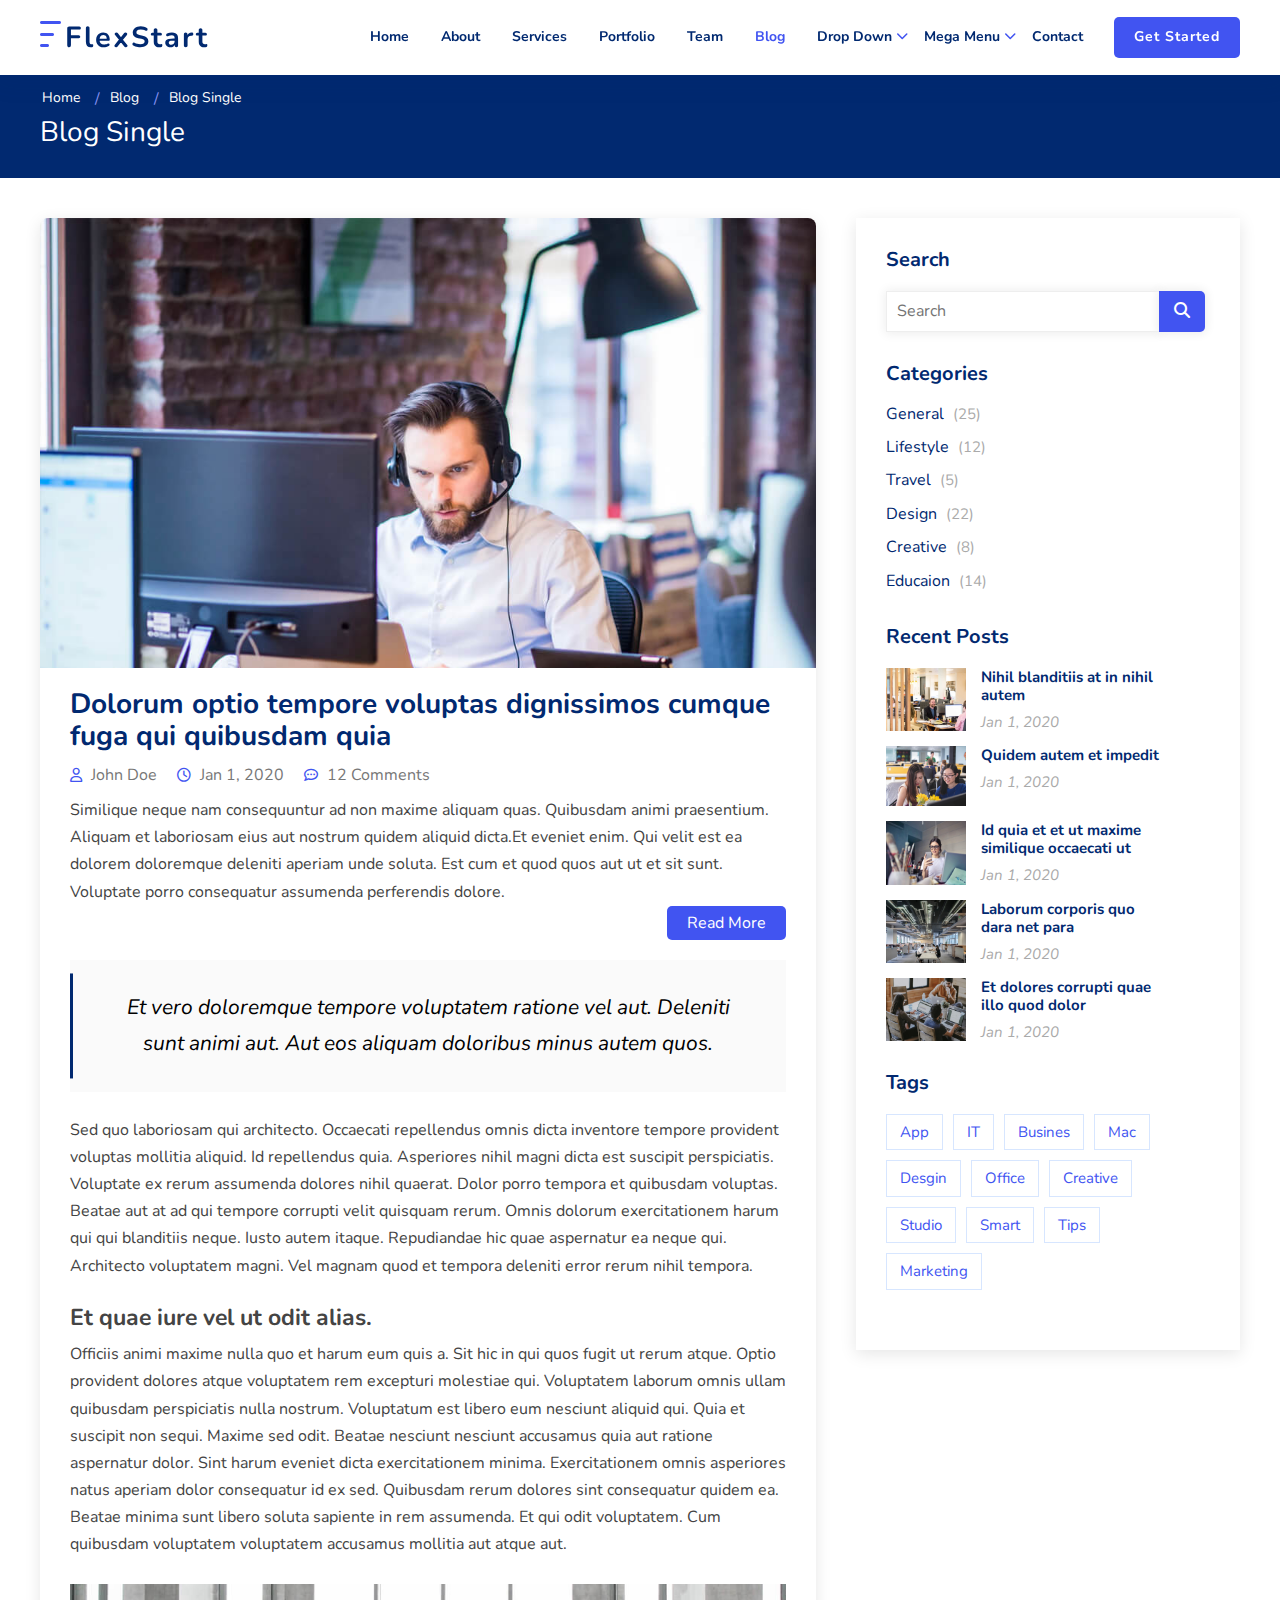
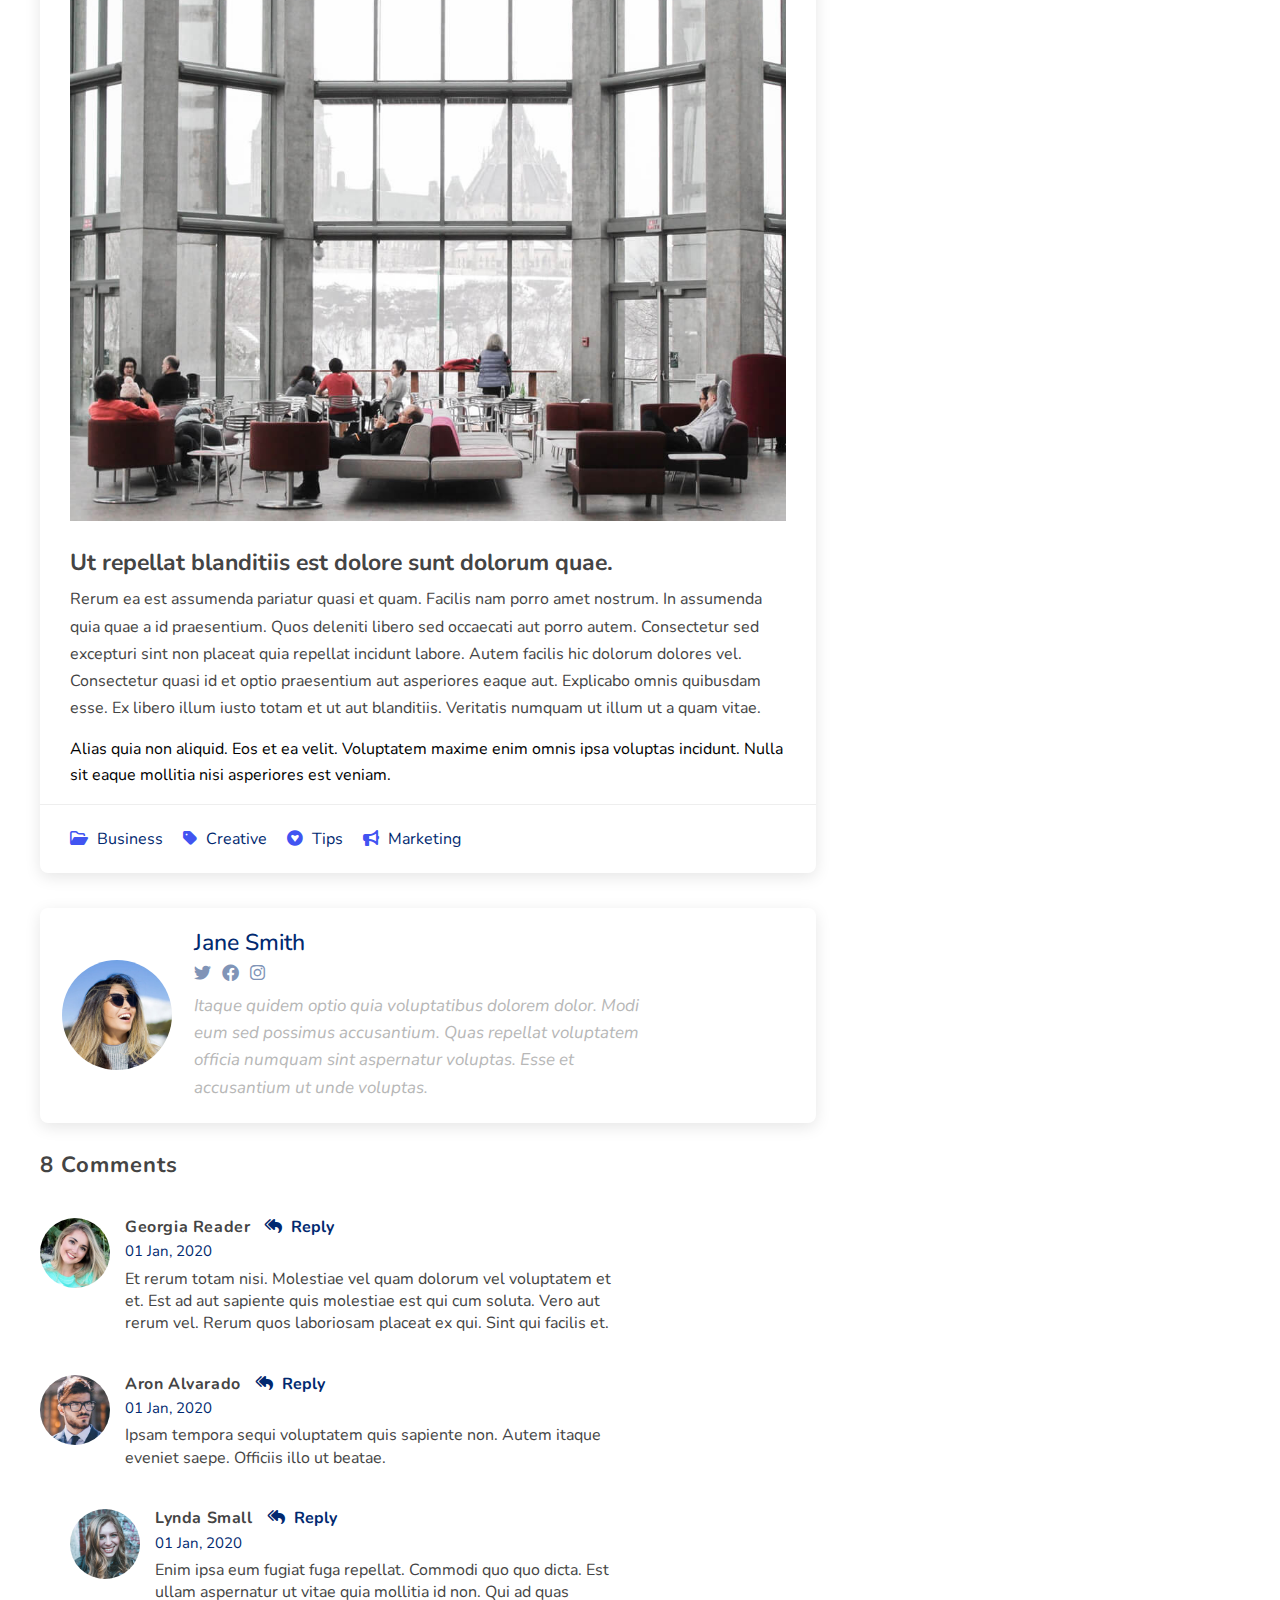
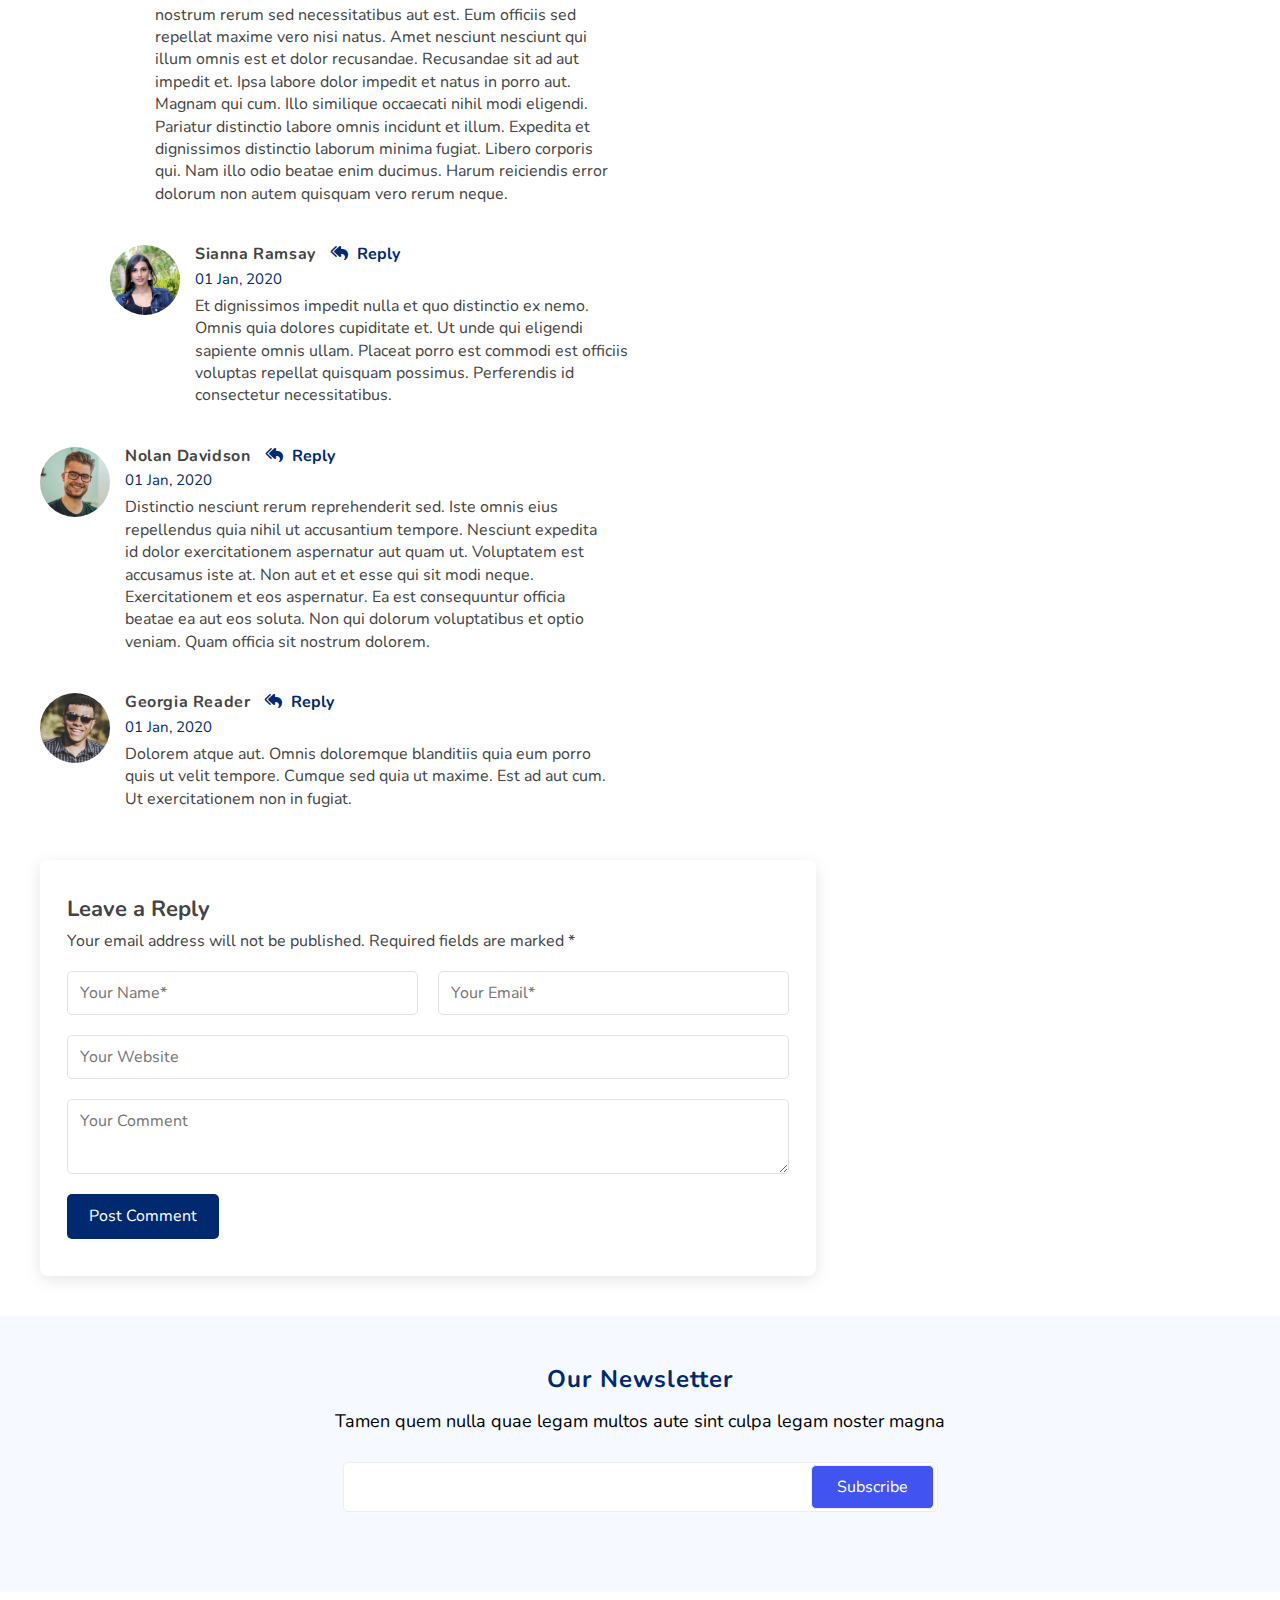
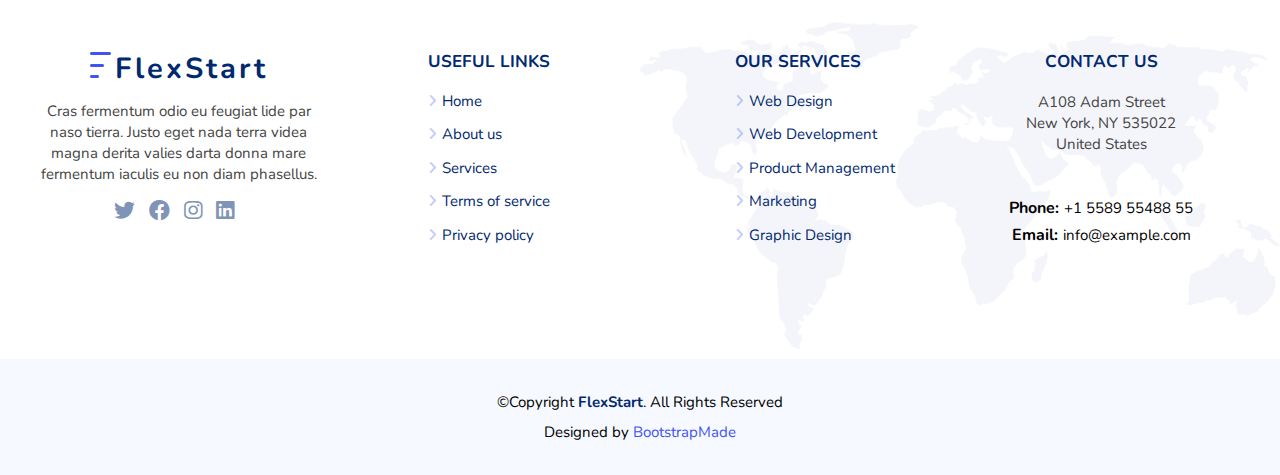
<file: blog-single.html>
<!DOCTYPE html>
<html lang="en">
<head>
  <meta charset="UTF-8">
  <meta name="viewport" content="width=device-width, initial-scale=1.0">
  <title>Blog</title>
  <!-- Font Awesome Libaray -->
  <link rel="stylesheet" href="css/all.min.css">
  <!-- Main File Nor -->
  <link rel="stylesheet" href="css/nor.css">
  <!-- Main File Css -->
  <link rel="stylesheet" href="css/style.css">
  <!-- Font Google -->
  <link rel="preconnect" href="https://fonts.googleapis.com">
  <link rel="preconnect" href="https://fonts.gstatic.com" crossorigin>
  <link href="https://fonts.googleapis.com/css2?family=Nunito+Sans:wght@300;400;500&family=Nunito:wght@300;400;500&display=swap" rel="stylesheet">
</head>
<body>

    <!-- Start Header -->

    <div class="header">

      <div class="container">
  
        <a href="index.html" class="logo">
  
          <img src="img/logo.png" alt="">
  
          <span>FlexStart</span>
  
        </a>
  
        <div class="links">
  
          <i class="fa-solid fa-bars-staggered toggle-menu"></i>
        
          <ul class="nav">
    
            <li><a href="#home">Home</a></li>
    
            <li><a href="#about">About</a></li>
    
            <li><a href="#services">Services</a></li>
    
            <li><a href="#protfolio">Portfolio</a></li>
    
            <li><a href="#team">Team</a></li>
    
            <li><a class="active" href="blog.html">Blog</a></li>

            <li class="down-list">
    
              <a href="#drop down">Drop Down <i class="fa-solid fa-chevron-down drop"> </i>
    
                <ul class="drop-down">
    
                  <li> <a href="#">Drop Down 1</a> </li>
    
                  <li class="hov">
    
                   <a href="#">Deep Drop Down <i class="fa-solid fa-angle-right right-arrow"> </i>
    
                    <ul class="branch">
    
                      <li> <a href="#">Deep Drop Down 1</a> </li>
    
                      <li> <a href="#">Deep Drop Down 2</a> </li>
    
                      <li> <a href="#">Deep Drop Down 3</a> </li>
    
                      <li> <a href="#">Deep Drop Down 4</a> </li>
    
                      <li> <a href="#">Deep Drop Down 5</a> </li>
    
                    </ul>
    
                   </a>
    
                  </li>
    
                  <li><a href="#">Drop Down 2</a></li>
    
                  <li><a href="#">Drop Down 3</a></li>
    
                  <li><a href="#">Drop Down 4</a></li>
      
                </ul>
              
              </a>
    
            </li>
    
            <li class="dwon-menu">
              
               <a href="#mega menu">Mega Menu <i class="fa-solid fa-chevron-down drop"> </i> </a>
    
               <div class="menu">
    
                <div class="links">
    
                  <ul>
    
                    <li><a href="#">Column 1 link 1</a></li>
    
                    <li><a href="#">Column 1 link 2</a></li>
    
                    <li><a href="#">Column 1 link 3</a></li>
    
                  </ul>
    
                </div>
    
                <div class="links">
    
                  <ul>
    
                    <li><a href="#">Column 2 link 1</a></li>
    
                    <li><a href="#">Column 2 link 2</a></li>
    
                    <li><a href="#">Column 3 link 3</a></li>
    
                  </ul>
    
                </div>
    
                <div class="links">
    
                  <ul>
    
                    <li><a href="#">Column 3 link 1</a></li>
    
                    <li><a href="#">Column 3 link 2</a></li>
    
                    <li><a href="#">Column 3 link 3</a></li>
    
                  </ul>
    
                </div>
    
                <div class="links">
    
                  <ul>
    
                    <li><a href="#">Column 4 link 1</a></li>
    
                    <li><a href="#">Column 4 link 2</a></li>
    
                    <li><a href="#">Column 4 link 3</a></li>
    
                  </ul>
    
                </div>
    
               </div>
              
            </li>
    
            <li><a href="#contact">Contact</a></li>
    
            <li><a href="#get started">Get Started</a></li>
    
          </ul>
  
        </div>
        
      </div>
  
    </div>
  
    <!-- End Header -->

    <!-- Start Page -->

    <div class="page">

      <div class="container">

        <ul>

          <li><a href="index.html">Home</a></li>
  
          <li><a href="blog.html">Blog</a></li>

          <li><a href="#">Blog Single</a></li>
  
        </ul>
  
        <h2>Blog Single</h2>  

      </div>

    </div>

    <!-- End Page -->

    <!--Start Blog-Content -->

    <div class="blog-content">

      <div class="container">

        <div class="info">

          <div class="box">

            <div class="imags">

              <img src="img/blog-1.jpg" alt="">
  
            </div>

            <div class="sec-info">

              <a class="text-a" href="blog-single.html">Dolorum optio tempore voluptas dignissimos cumque fuga qui quibusdam quia</a>
  
              <div class="info-cont">
    
                <div class="icon">
    
                  <i class="fa-regular fa-user"></i>
      
                  <a href="blog-single.html">John Doe</a>
      
                </div>
    
                <div class="icon">
    
                  <i class="fa-regular fa-clock"></i>
    
                  <a href="blog-single.html">Jan 1, 2020</a>
      
                </div>
    
                <div class="icon">
    
                  <i class="fa-regular fa-comment-dots"></i>  
    
                  <a href="blog-single.html">12 Comments</a>
      
                </div>
                
              </div>
    
              <div class="text">
    
                <p>Similique neque nam consequuntur ad non maxime aliquam quas. Quibusdam animi praesentium. Aliquam et laboriosam eius aut nostrum quidem aliquid dicta.Et eveniet enim. Qui velit est ea dolorem doloremque deleniti aperiam unde soluta. Est cum et quod quos aut ut et sit sunt. Voluptate porro consequatur assumenda perferendis dolore.</p>
    
                <a href="blog-single.html">Read More</a>
    
              </div>

            </div>

            <div class="pain">

              <p>Et vero doloremque tempore voluptatem ratione vel aut. Deleniti sunt animi aut. Aut eos aliquam doloribus minus autem quos.</p>

            </div>

            <p class="text-p">Sed quo laboriosam qui architecto. Occaecati repellendus omnis dicta inventore tempore provident voluptas mollitia aliquid. Id repellendus quia. Asperiores nihil magni dicta est suscipit perspiciatis. Voluptate ex rerum assumenda dolores nihil quaerat. Dolor porro tempora et quibusdam voluptas. Beatae aut at ad qui tempore corrupti velit quisquam rerum. Omnis dolorum exercitationem harum qui qui blanditiis neque. Iusto autem itaque. Repudiandae hic quae aspernatur ea neque qui. Architecto voluptatem magni. Vel magnam quod et tempora deleniti error rerum nihil tempora.</p>

            <h3>Et quae iure vel ut odit alias.</h3>

            <p class="text-p">Officiis animi maxime nulla quo et harum eum quis a. Sit hic in qui quos fugit ut rerum atque. Optio provident dolores atque voluptatem rem excepturi molestiae qui. Voluptatem laborum omnis ullam quibusdam perspiciatis nulla nostrum. Voluptatum est libero eum nesciunt aliquid qui. Quia et suscipit non sequi. Maxime sed odit. Beatae nesciunt nesciunt accusamus quia aut ratione aspernatur dolor. Sint harum eveniet dicta exercitationem minima. Exercitationem omnis asperiores natus aperiam dolor consequatur id ex sed. Quibusdam rerum dolores sint consequatur quidem ea. Beatae minima sunt libero soluta sapiente in rem assumenda. Et qui odit voluptatem. Cum quibusdam voluptatem voluptatem accusamus mollitia aut atque aut.</p>

            <div class="info-pic">

              <img src="img/blog-inside-post.jpg" alt="">

              <h3 class="">Ut repellat blanditiis est dolore sunt dolorum quae.</h3>
  
              <p class="text-p">Rerum ea est assumenda pariatur quasi et quam. Facilis nam porro amet nostrum. In assumenda quia quae a id praesentium. Quos deleniti libero sed occaecati aut porro autem. Consectetur sed excepturi sint non placeat quia repellat incidunt labore. Autem facilis hic dolorum dolores vel. Consectetur quasi id et optio praesentium aut asperiores eaque aut. Explicabo omnis quibusdam esse. Ex libero illum iusto totam et ut aut blanditiis. Veritatis numquam ut illum ut a quam vitae.</p>
  
              <p class="text-p-custom">Alias quia non aliquid. Eos et ea velit. Voluptatem maxime enim omnis ipsa voluptas incidunt. Nulla sit eaque mollitia nisi asperiores est veniam.</p>
  
              <div class="work">
  
                <div class="icon">
  
                  <i class="fa-regular fa-folder-open"></i>
  
                  <a href="#">Business</a>
  
                </div>
  
                <div class="icon">
  
                  <i class="fa-solid fa-tag"></i>
  
                  <a href="#">Creative</a>
  
                </div>

                <div class="icon">
  
                  <i class="fa-brands fa-gratipay"></i>
  
                  <a href="#">Tips</a>
  
                </div>

                <div class="icon">
  
                  <i class="fa-solid fa-bullhorn"></i>
  
                  <a href="#">Marketing</a>
  
                </div>
  
              </div>

            </div>

          </div>

          <div class="box-blog">

             <img src="img/blog-author.jpg" alt="">

            <div class="info">

              <h4>Jane Smith</h4>

              <div class="social-icons">

                <a href="#"><i class="fa-brands fa-twitter"></i></a>
      
                <a href="#"><i class="fab fa-facebook"></i></a>
        
                <a href="#"><i class="fab fa-instagram"></i></a>
                  
              </div>

              <p>Itaque quidem optio quia voluptatibus dolorem dolor. Modi eum sed possimus accusantium. Quas repellat voluptatem officia numquam sint aspernatur voluptas. Esse et accusantium ut unde voluptas.</p>

            </div>
            
          </div>

          <div class="blog-comments">

            <h4>8 Comments</h4>
            
            <div class="comments">
  
               <img src="img/comments-1.jpg" alt="">
  
              <div class="info">
  
                <a class="name" href="#">Georgia Reader</a>
  
                <a class="icon" href="#"> <i class="fa-solid fa-reply-all reply-icon"></i> Reply </a>
  
                <span class="date">01 Jan, 2020</span>
  
                <p>Et rerum totam nisi. Molestiae vel quam dolorum vel voluptatem et et. Est ad aut sapiente quis molestiae est qui cum soluta. Vero aut rerum vel. Rerum quos laboriosam placeat ex qui. Sint qui facilis et.</p>
  
              </div>
  
            </div>

            <div class="comments">
  
              <img src="img/comments-2.jpg" alt="">
  
              <div class="info">
  
                <a class="name" href="#">Aron Alvarado</a>
  
                <a class="icon" href="#"> <i class="fa-solid fa-reply-all reply-icon"></i> Reply </a>
  
                <span class="date">01 Jan, 2020</span>
  
                <p>Ipsam tempora sequi voluptatem quis sapiente non. Autem itaque eveniet saepe. Officiis illo ut beatae.</p>
  
              </div>
  
            </div>

            <div class="comments">
  
              <img src="img/comments-3.jpg" alt="">
  
              <div class="info">
  
                <a class="name" href="#">Lynda Small </a>
  
                <a class="icon" href="#"> <i class="fa-solid fa-reply-all reply-icon"></i> Reply </a>
  
                <span class="date">01 Jan, 2020</span>
  
                <p>Enim ipsa eum fugiat fuga repellat. Commodi quo quo dicta. Est ullam aspernatur ut vitae quia mollitia id non. Qui ad quas nostrum rerum sed necessitatibus aut est. Eum officiis sed repellat maxime vero nisi natus. Amet nesciunt nesciunt qui illum omnis est et dolor recusandae. Recusandae sit ad aut impedit et. Ipsa labore dolor impedit et natus in porro aut. Magnam qui cum. Illo similique occaecati nihil modi eligendi. Pariatur distinctio labore omnis incidunt et illum. Expedita et dignissimos distinctio laborum minima fugiat. Libero corporis qui. Nam illo odio beatae enim ducimus. Harum reiciendis error dolorum non autem quisquam vero rerum neque.</p>

              </div>
  
            </div>

            <div class="comments">
  
               <img src="img/comments-4.jpg" alt="">
  
              <div class="info">
  
                <a class="name" href="#">Sianna Ramsay</a>
  
                <a class="icon" href="#"> <i class="fa-solid fa-reply-all reply-icon"></i> Reply </a>
  
                <span class="date">01 Jan, 2020</span>
  
                <p>Et dignissimos impedit nulla et quo distinctio ex nemo. Omnis quia dolores cupiditate et. Ut unde qui eligendi sapiente omnis ullam. Placeat porro est commodi est officiis voluptas repellat quisquam possimus. Perferendis id consectetur necessitatibus.</p>
                
              </div>
  
            </div>

            <div class="comments">
  
              <img src="img/comments-5.jpg" alt="">
  
              <div class="info">
  
                <a class="name" href="#">Nolan Davidson </a>
  
                <a class="icon" href="#"> <i class="fa-solid fa-reply-all reply-icon"></i> Reply </a>
  
                <span class="date">01 Jan, 2020</span>
  
                <p>Distinctio nesciunt rerum reprehenderit sed. Iste omnis eius repellendus quia nihil ut accusantium tempore. Nesciunt expedita id dolor exercitationem aspernatur aut quam ut. Voluptatem est accusamus iste at. Non aut et et esse qui sit modi neque. Exercitationem et eos aspernatur. Ea est consequuntur officia beatae ea aut eos soluta. Non qui dolorum voluptatibus et optio veniam. Quam officia sit nostrum dolorem.</p>
                
              </div>
  
            </div>

            <div class="comments">
  
              <img src="img/comments-6.jpg" alt="">
  
              <div class="info">
  
                <a class="name" href="#">Georgia Reader</a>
  
                <a class="icon" href="#"> <i class="fa-solid fa-reply-all reply-icon"></i> Reply </a>
  
                <span class="date">01 Jan, 2020</span>
  
                <p>Dolorem atque aut. Omnis doloremque blanditiis quia eum porro quis ut velit tempore. Cumque sed quia ut maxime. Est ad aut cum. Ut exercitationem non in fugiat.</p>
                
              </div>
  
            </div>

          </div>

          <div class="blog-form">

            <h4>Leave a Reply</h4>

            <p>Your email address will not be published. Required fields are marked * </p>

            <form action="">

              <input type="text" placeholder="Your Name*">
              
              <input type="email" placeholder="Your Email*">

              <input class="subject" type="text" placeholder="Your Website">

              <textarea placeholder="Your Comment"></textarea>

              <input type="submit" value="Post Comment">

            </form>

          </div>

        </div>

        <div class="Sidbar">

          <h3>Search</h3>

          <form action="">

            <input type="text" placeholder="Search">

            <button type="submit"><i class="fa-solid fa-magnifying-glass"></i></button>

          </form>

          <h3>Categories</h3>

          <ul>

            <li><a href="#">General <span>(25)</span></a></li>

            <li><a href="#">Lifestyle  <span>(12)</span></a></li>

            <li><a href="#">Travel <span>(5)</span></a></li>

            <li><a href="#">Design <span>(22)</span></a></li>

            <li><a href="#">Creative <span>(8)</span></a></li>

            <li><a href="#">Educaion <span>(14)</span></a></li>

          </ul>

          <div class="post">

            <h3>Recent Posts</h3>

            <div class="box">

              <img src="img/blog-recent-1.jpg" alt="">

              <div class="info">

                <a href="blog-single.html">Nihil blanditiis at in nihil autem</a>

                <span>Jan 1, 2020</span>
                
              </div>

            </div>

            <div class="box">

              <img src="img/blog-recent-2.jpg" alt="">

              <div class="info">

                <a href="blog-single.html">Quidem autem et impedit</a>

                <span>Jan 1, 2020</span>
                
              </div>

            </div>

            <div class="box">

              <img src="img/blog-recent-3.jpg" alt="">

              <div class="info">

                <a href="blog-single.html">Id quia et et ut maxime similique occaecati ut</a>

                <span>Jan 1, 2020</span>
                
              </div>

            </div>

            <div class="box">

              <img src="img/blog-recent-4.jpg" alt="">

              <div class="info">

                <a href="blog-single.html">Laborum corporis quo dara net para</a>

                <span>Jan 1, 2020</span>
                
              </div>

            </div>

            <div class="box">

              <img src="img/blog-recent-5.jpg" alt="">

              <div class="info">

                <a href="blog-single.html">Et dolores corrupti quae illo quod dolor</a>

                <span>Jan 1, 2020</span>
                
              </div>

            </div>

          </div>

          <h3>Tags</h3>

          <ul class="tags">

            <li><a href="#">App</a></li>

            <li><a href="#">IT</a></li>

            <li><a href="#">Busines</a></li>

            <li><a href="#">Mac</a></li>

            <li><a href="#">Desgin</a></li>

            <li><a href="#">Office</a></li>

            <li><a href="#">Creative</a></li>

            <li><a href="#">Studio</a></li>

            <li><a href="#">Smart</a></li>

            <li><a href="#">Tips</a></li>

            <li><a href="#">Marketing</a></li>

          </ul>

        </div>

      </div>

    </div>

    <!--End Blog-Content -->

    <!-- Start News -->

    <div class="news">

      <div class="container">

        <h4>Our Newsletter</h4>

        <p>Tamen quem nulla quae legam multos aute sint culpa legam noster magna</p>

        <form action="">

          <input type="email">

          <input type="submit" value="Subscribe">

        </form>

      </div>

    </div>

    <!-- End News -->
    
    <!-- Start Footer -->

    <div class="footer">

      <div class="container">

        <div class="box">

          <a href="#" class="logo">

            <img src="img/logo.png" alt="">
    
            <span>FlexStart</span>
    
          </a>

          <p>Cras fermentum odio eu feugiat lide par naso tierra. Justo eget nada terra videa magna derita valies darta donna mare fermentum iaculis eu non diam phasellus.</p>

          <div class="social-icons">

            <a href="#"><i class="fa-brands fa-twitter"></i></a>

            <a href="#"><i class="fab fa-facebook"></i></a>
    
            <a href="#"><i class="fab fa-instagram"></i></a>
      
            <a href="#"><i class="fab fa-linkedin"></i></a>
    
          </div>

        </div>

        <div class="box left">

          <h4>Useful Links</h4>

          <ul>

            <li><a href="#">Home</a></li>

            <li><a href="#">About us</a></li>

            <li><a href="#">Services</a></li>

            <li><a href="#">Terms of service</a></li>

            <li><a href="#">Privacy policy</a></li>

          </ul>

        </div>

        <div class="box left">

          <h4>Our Services</h4>

          <ul>

            <li><a href="#">Web Design</a></li>

            <li><a href="#">Web Development</a></li>

            <li><a href="#">Product Management</a></li>

            <li><a href="#">Marketing</a></li>

            <li><a href="#">Graphic Design</a></li>

          </ul>

        </div>

        <div class="box">

          <h4>Contact Us</h4>

          <div class="info">

            <p>A108 Adam Street</p>

            <p>New York, NY 535022</p>

            <p>United States</p>

          </div>

          <div class="contact">

            <b>Phone:</b><span>+1 5589 55488 55</span>

            <b>Email:</b><span>info@example.com</span>

          </div>

        </div>

      </div>

      <div class="footer-last">

        <p>&copy;Copyright <span>FlexStart</span>. All Rights Reserved<br>  Designed by <span>BootstrapMade</span></p>

      </div>

    </div>

    <!-- End Footer -->

</body>
</file>
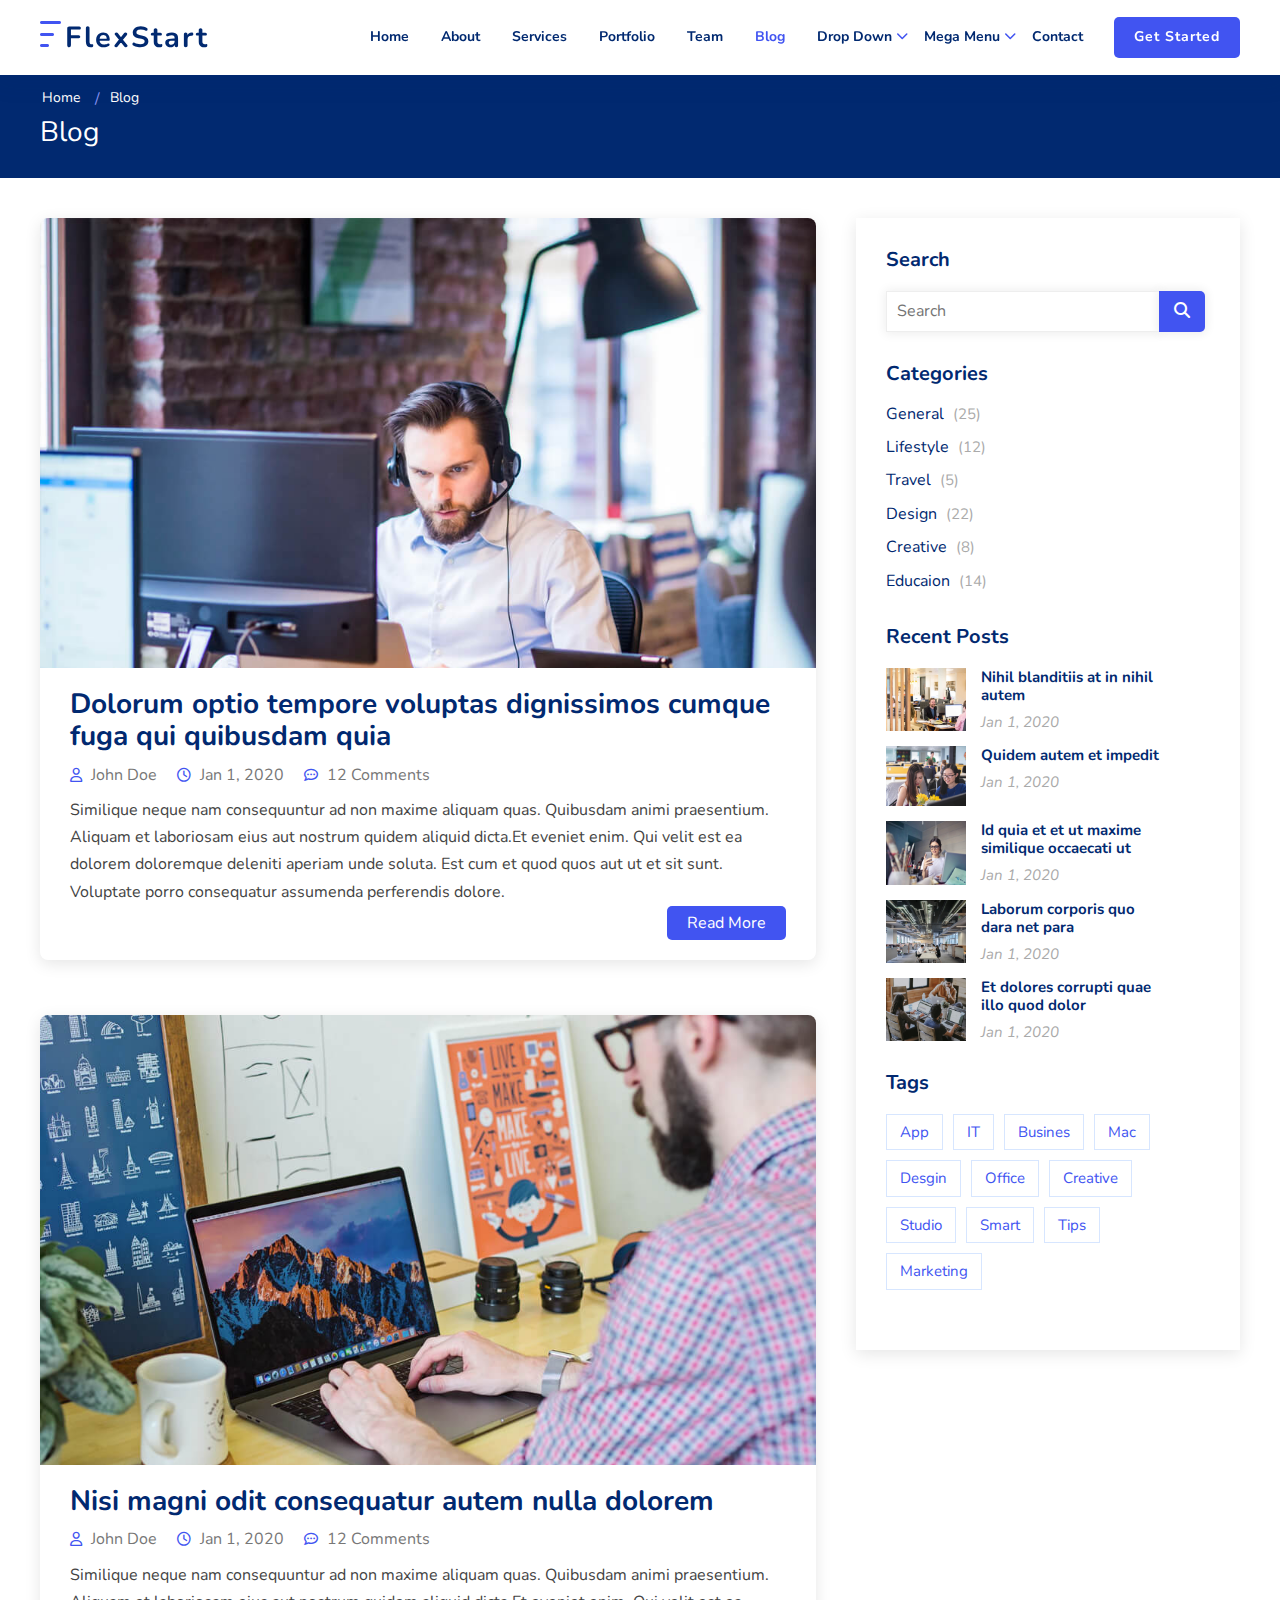
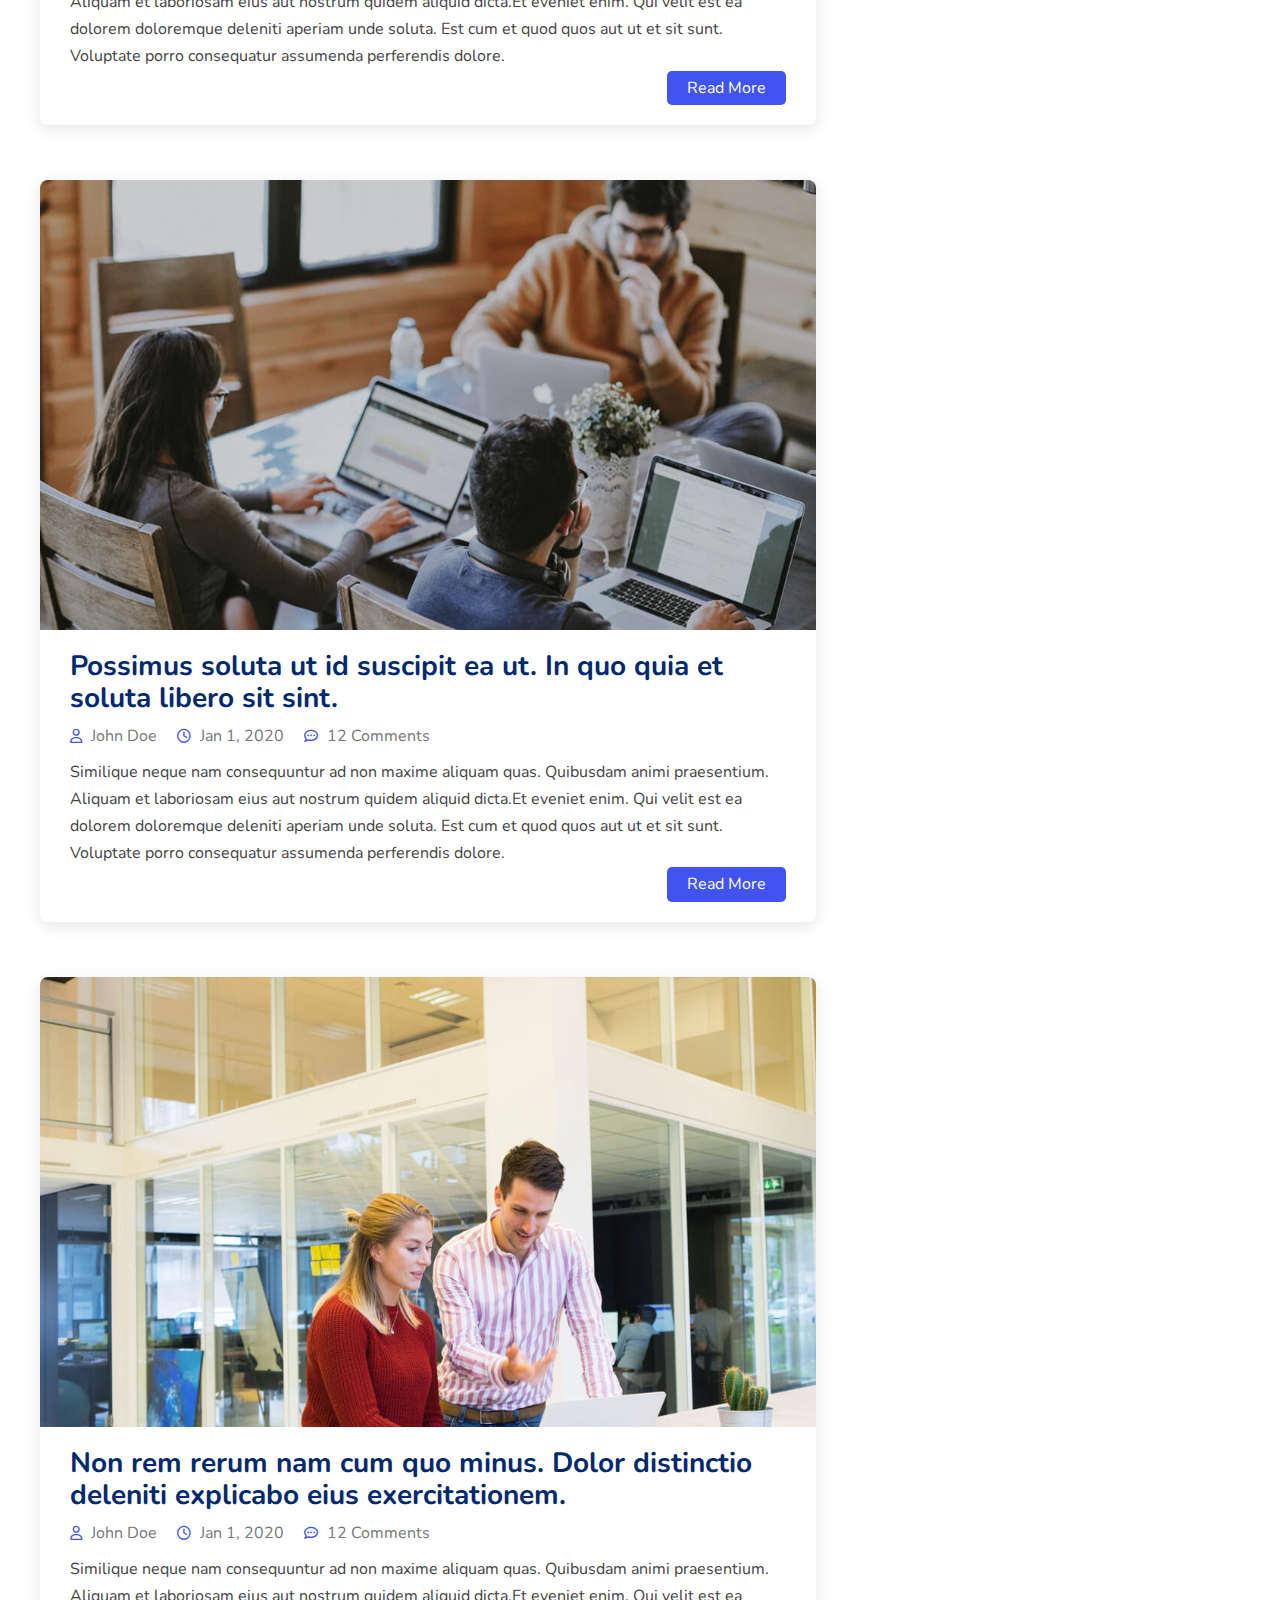
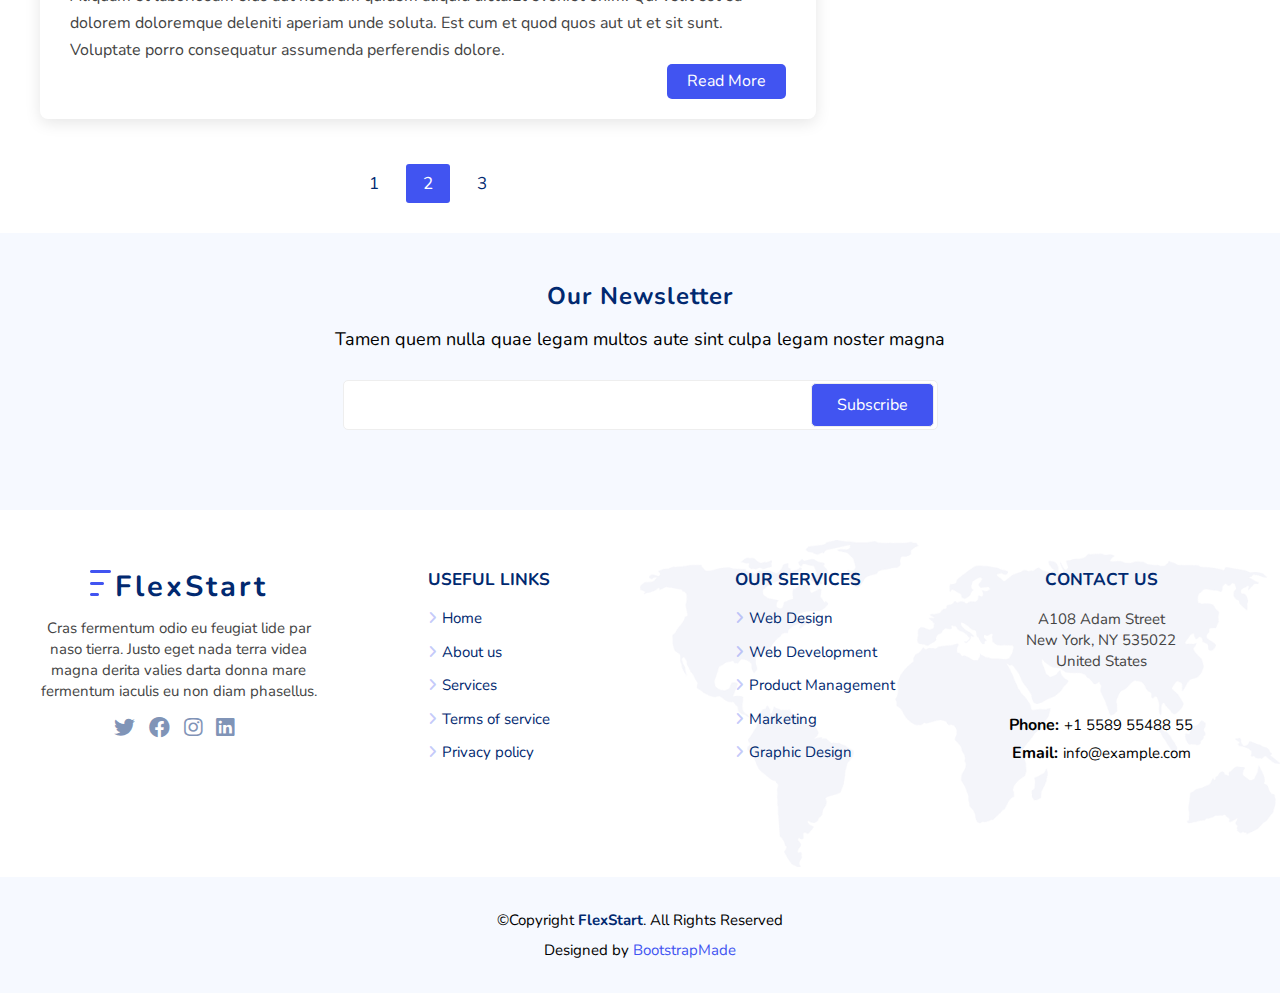
<file: blog.html>
<!DOCTYPE html>
<html lang="en">
<head>
  <meta charset="UTF-8">
  <meta name="viewport" content="width=device-width, initial-scale=1.0">
  <title>Blog</title>
  <!-- Font Awesome Libaray -->
  <link rel="stylesheet" href="css/all.min.css">
  <!-- Main File Nor -->
  <link rel="stylesheet" href="css/nor.css">
  <!-- Main File Css -->
  <link rel="stylesheet" href="css/style.css">
  <!-- Font Google -->
  <link rel="preconnect" href="https://fonts.googleapis.com">
  <link rel="preconnect" href="https://fonts.gstatic.com" crossorigin>
  <link href="https://fonts.googleapis.com/css2?family=Nunito+Sans:wght@300;400;500&family=Nunito:wght@300;400;500&display=swap" rel="stylesheet">
</head>
<body>

    <!-- Start Header -->

    <div class="header">

      <div class="container">
  
        <a href="index.html" class="logo">
  
          <img src="img/logo.png" alt="">
  
          <span>FlexStart</span>
  
        </a>
  
        <div class="links">
  
          <i class="fa-solid fa-bars-staggered toggle-menu"></i>
        
          <ul class="nav">
    
            <li><a href="#home">Home</a></li>
    
            <li><a href="#about">About</a></li>
    
            <li><a href="#services">Services</a></li>
    
            <li><a href="#protfolio">Portfolio</a></li>
    
            <li><a href="#team">Team</a></li>
    
            <li><a class="active" href="blog.html">Blog</a></li>

            <li class="down-list">
    
              <a href="#drop down">Drop Down <i class="fa-solid fa-chevron-down drop"> </i>
    
                <ul class="drop-down">
    
                  <li> <a href="#">Drop Down 1</a> </li>
    
                  <li class="hov">
    
                   <a href="#">Deep Drop Down <i class="fa-solid fa-angle-right right-arrow"> </i>
    
                    <ul class="branch">
    
                      <li> <a href="#">Deep Drop Down 1</a> </li>
    
                      <li> <a href="#">Deep Drop Down 2</a> </li>
    
                      <li> <a href="#">Deep Drop Down 3</a> </li>
    
                      <li> <a href="#">Deep Drop Down 4</a> </li>
    
                      <li> <a href="#">Deep Drop Down 5</a> </li>
    
                    </ul>
    
                   </a>
    
                  </li>
    
                  <li><a href="#">Drop Down 2</a></li>
    
                  <li><a href="#">Drop Down 3</a></li>
    
                  <li><a href="#">Drop Down 4</a></li>
      
                </ul>
              
              </a>
    
            </li>
    
            <li class="dwon-menu">
              
               <a href="#mega menu">Mega Menu <i class="fa-solid fa-chevron-down drop"> </i> </a>
    
               <div class="menu">
    
                <div class="links">
    
                  <ul>
    
                    <li><a href="#">Column 1 link 1</a></li>
    
                    <li><a href="#">Column 1 link 2</a></li>
    
                    <li><a href="#">Column 1 link 3</a></li>
    
                  </ul>
    
                </div>
    
                <div class="links">
    
                  <ul>
    
                    <li><a href="#">Column 2 link 1</a></li>
    
                    <li><a href="#">Column 2 link 2</a></li>
    
                    <li><a href="#">Column 3 link 3</a></li>
    
                  </ul>
    
                </div>
    
                <div class="links">
    
                  <ul>
    
                    <li><a href="#">Column 3 link 1</a></li>
    
                    <li><a href="#">Column 3 link 2</a></li>
    
                    <li><a href="#">Column 3 link 3</a></li>
    
                  </ul>
    
                </div>
    
                <div class="links">
    
                  <ul>
    
                    <li><a href="#">Column 4 link 1</a></li>
    
                    <li><a href="#">Column 4 link 2</a></li>
    
                    <li><a href="#">Column 4 link 3</a></li>
    
                  </ul>
    
                </div>
    
               </div>
              
            </li>
    
            <li><a href="#contact">Contact</a></li>
    
            <li><a href="#get started">Get Started</a></li>
    
          </ul>
  
        </div>
        
      </div>
  
    </div>
  
    <!-- End Header -->

    <!-- Start Page -->

    <div class="page">

      <div class="container">

        <ul>

          <li><a href="index.html">Home</a></li>
  
          <li><a href="#">Blog</a></li>
  
        </ul>
  
        <h2>Blog</h2>  

      </div>

    </div>

    <!-- End Page -->

    <!--Start Blog-Content -->

    <div class="blog-content">

      <div class="container">

        <div class="info">

          <div class="box">

            <div class="imags">

              <img src="img/blog-1.jpg" alt="">
  
            </div>
  
            <div class="sec-info">

              <a class="text-a" href="blog-single.html">Dolorum optio tempore voluptas dignissimos cumque fuga qui quibusdam quia</a>
  
              <div class="info-cont">
    
                <div class="icon">
    
                  <i class="fa-regular fa-user"></i>
      
                  <a href="blog-single.html">John Doe</a>
      
                </div>
    
                <div class="icon">
    
                  <i class="fa-regular fa-clock"></i>
    
                  <a href="blog-single.html">Jan 1, 2020</a>
      
                </div>
    
                <div class="icon">
    
                  <i class="fa-regular fa-comment-dots"></i>  
    
                  <a href="blog-single.html">12 Comments</a>
      
                </div>
                
              </div>
    
              <div class="text">
    
                <p>Similique neque nam consequuntur ad non maxime aliquam quas. Quibusdam animi praesentium. Aliquam et laboriosam eius aut nostrum quidem aliquid dicta.Et eveniet enim. Qui velit est ea dolorem doloremque deleniti aperiam unde soluta. Est cum et quod quos aut ut et sit sunt. Voluptate porro consequatur assumenda perferendis dolore.</p>
    
                <a href="blog-single.html">Read More</a>
    
              </div>

            </div>

          </div>

          <div class="box">

            <div class="imags">

              <img src="img/blog-2.jpg" alt="">
  
            </div>

            <div class="sec-info">

              <a class="text-a" href="blog-single.html">Nisi magni odit consequatur autem nulla dolorem</a>
  
              <div class="info-cont">
    
                <div class="icon">
    
                  <i class="fa-regular fa-user"></i>
      
                  <a href="blog-single.html">John Doe</a>
      
                </div>
    
                <div class="icon">
    
                  <i class="fa-regular fa-clock"></i>
    
                  <a href="blog-single.html">Jan 1, 2020</a>
      
                </div>
    
                <div class="icon">
    
                  <i class="fa-regular fa-comment-dots"></i>  
    
                  <a href="blog-single.html">12 Comments</a>
      
                </div>
                
              </div>
    
              <div class="text">
    
                <p>Similique neque nam consequuntur ad non maxime aliquam quas. Quibusdam animi praesentium. Aliquam et laboriosam eius aut nostrum quidem aliquid dicta.Et eveniet enim. Qui velit est ea dolorem doloremque deleniti aperiam unde soluta. Est cum et quod quos aut ut et sit sunt. Voluptate porro consequatur assumenda perferendis dolore.</p>
    
                <a href="blog-single.html">Read More</a>
    
              </div>

            </div>  

          </div>

          <div class="box">

            <div class="imags">

              <img src="img/blog-3.jpg" alt="">
  
            </div>

            <div class="sec-info">

              <a class="text-a" href="blog-single.html">Possimus soluta ut id suscipit ea ut. In quo quia et soluta libero sit sint.</a>
  
              <div class="info-cont">
    
                <div class="icon">
    
                  <i class="fa-regular fa-user"></i>
      
                  <a href="blog-single.html">John Doe</a>
      
                </div>
    
                <div class="icon">
    
                  <i class="fa-regular fa-clock"></i>
    
                  <a href="blog-single.html">Jan 1, 2020</a>
      
                </div>
    
                <div class="icon">
    
                  <i class="fa-regular fa-comment-dots"></i>  
    
                  <a href="blog-single.html">12 Comments</a>
      
                </div>
                
              </div>
    
              <div class="text">
    
                <p>Similique neque nam consequuntur ad non maxime aliquam quas. Quibusdam animi praesentium. Aliquam et laboriosam eius aut nostrum quidem aliquid dicta.Et eveniet enim. Qui velit est ea dolorem doloremque deleniti aperiam unde soluta. Est cum et quod quos aut ut et sit sunt. Voluptate porro consequatur assumenda perferendis dolore.</p>
    
                <a href="blog-single.html">Read More</a>
    
              </div>

            </div>

          </div>

          <div class="box">

            <div class="imags">

              <img src="img/blog-4.jpg" alt="">
  
            </div>

            <div class="sec-info">

              <a class="text-a" href="blog-single.html">Non rem rerum nam cum quo minus. Dolor distinctio deleniti explicabo eius exercitationem.</a>
  
              <div class="info-cont">
    
                <div class="icon">
    
                  <i class="fa-regular fa-user"></i>
      
                  <a href="blog-single.html">John Doe</a>
      
                </div>
    
                <div class="icon">
    
                  <i class="fa-regular fa-clock"></i>
    
                  <a href="blog-single.html">Jan 1, 2020</a>
      
                </div>
    
                <div class="icon">
    
                  <i class="fa-regular fa-comment-dots"></i>  
    
                  <a href="blog-single.html">12 Comments</a>
      
                </div>
                
              </div>
    
              <div class="text">
    
                <p>Similique neque nam consequuntur ad non maxime aliquam quas. Quibusdam animi praesentium. Aliquam et laboriosam eius aut nostrum quidem aliquid dicta.Et eveniet enim. Qui velit est ea dolorem doloremque deleniti aperiam unde soluta. Est cum et quod quos aut ut et sit sunt. Voluptate porro consequatur assumenda perferendis dolore.</p>
    
                <a href="blog-single.html">Read More</a>
    
              </div>   

            </div>  

          </div>

          <ul class="number">

            <li><a href="#">1</a></li>

            <li><a href="#">2</a></li>

            <li><a href="#">3</a></li>

          </ul>

        </div>

        <div class="Sidbar">

          <h3>Search</h3>

          <form action="">

            <input type="text" placeholder="Search">

            <button type="submit"><i class="fa-solid fa-magnifying-glass"></i></button>

          </form>

          <h3>Categories</h3>

          <ul>

            <li><a href="#">General <span>(25)</span></a></li>

            <li><a href="#">Lifestyle  <span>(12)</span></a></li>

            <li><a href="#">Travel <span>(5)</span></a></li>

            <li><a href="#">Design <span>(22)</span></a></li>

            <li><a href="#">Creative <span>(8)</span></a></li>

            <li><a href="#">Educaion <span>(14)</span></a></li>

          </ul>

          <div class="post">

            <h3>Recent Posts</h3>

            <div class="box">

              <img src="img/blog-recent-1.jpg" alt="">

              <div class="info">

                <a href="blog-single.html">Nihil blanditiis at in nihil autem</a>

                <span>Jan 1, 2020</span>
                
              </div>

            </div>

            <div class="box">

              <img src="img/blog-recent-2.jpg" alt="">

              <div class="info">

                <a href="blog-single.html">Quidem autem et impedit</a>

                <span>Jan 1, 2020</span>
                
              </div>

            </div>

            <div class="box">

              <img src="img/blog-recent-3.jpg" alt="">

              <div class="info">

                <a href="blog-single.html">Id quia et et ut maxime similique occaecati ut</a>

                <span>Jan 1, 2020</span>
                
              </div>

            </div>

            <div class="box">

              <img src="img/blog-recent-4.jpg" alt="">

              <div class="info">

                <a href="blog-single.html">Laborum corporis quo dara net para</a>

                <span>Jan 1, 2020</span>
                
              </div>

            </div>

            <div class="box">

              <img src="img/blog-recent-5.jpg" alt="">

              <div class="info">

                <a href="blog-single.html">Et dolores corrupti quae illo quod dolor</a>

                <span>Jan 1, 2020</span>
                
              </div>

            </div>

          </div>

          <h3>Tags</h3>

          <ul class="tags">

            <li><a href="#">App</a></li>

            <li><a href="#">IT</a></li>

            <li><a href="#">Busines</a></li>

            <li><a href="#">Mac</a></li>

            <li><a href="#">Desgin</a></li>

            <li><a href="#">Office</a></li>

            <li><a href="#">Creative</a></li>

            <li><a href="#">Studio</a></li>

            <li><a href="#">Smart</a></li>

            <li><a href="#">Tips</a></li>

            <li><a href="#">Marketing</a></li>

          </ul>

        </div>

      </div>

    </div>

    <!--End Blog-Content -->

    <!-- Start News -->

    <div class="news">

      <div class="container">

        <h4>Our Newsletter</h4>

        <p>Tamen quem nulla quae legam multos aute sint culpa legam noster magna</p>

        <form action="">

          <input type="email">

          <input type="submit" value="Subscribe">

        </form>

      </div>

    </div>

   <!-- End News -->

   <!-- Start Footer -->

    <div class="footer">

      <div class="container">

        <div class="box">

          <a href="#" class="logo">

            <img src="img/logo.png" alt="">
    
            <span>FlexStart</span>
    
          </a>

          <p>Cras fermentum odio eu feugiat lide par naso tierra. Justo eget nada terra videa magna derita valies darta donna mare fermentum iaculis eu non diam phasellus.</p>

          <div class="social-icons">

            <a href="#"><i class="fa-brands fa-twitter"></i></a>

            <a href="#"><i class="fab fa-facebook"></i></a>
    
            <a href="#"><i class="fab fa-instagram"></i></a>
      
            <a href="#"><i class="fab fa-linkedin"></i></a>
    
          </div>

        </div>

        <div class="box left">

          <h4>Useful Links</h4>

          <ul>

            <li><a href="#">Home</a></li>

            <li><a href="#">About us</a></li>

            <li><a href="#">Services</a></li>

            <li><a href="#">Terms of service</a></li>

            <li><a href="#">Privacy policy</a></li>

          </ul>

        </div>

        <div class="box left">

          <h4>Our Services</h4>

          <ul>

            <li><a href="#">Web Design</a></li>

            <li><a href="#">Web Development</a></li>

            <li><a href="#">Product Management</a></li>

            <li><a href="#">Marketing</a></li>

            <li><a href="#">Graphic Design</a></li>

          </ul>

        </div>

        <div class="box">

          <h4>Contact Us</h4>

          <div class="info">

            <p>A108 Adam Street</p>

            <p>New York, NY 535022</p>

            <p>United States</p>

          </div>

          <div class="contact">

            <b>Phone:</b><span>+1 5589 55488 55</span>

            <b>Email:</b><span>info@example.com</span>

          </div>

        </div>

      </div>

      <div class="footer-last">

        <p>&copy;Copyright <span>FlexStart</span>. All Rights Reserved<br>  Designed by <span>BootstrapMade</span></p>

      </div>

    </div>

    <!-- End Footer -->

</body>
</file>
<file: css/style.css>
/* Start Global Rols */

* {
  -webkit-box-sizing: border-box;
  -moz-box-sizing: border-box;
  box-sizing: border-box;
  margin: 0;
  padding: 0;
}

:root {
  --background-color: #4154f1;
  --background-alt-color: #012970;
  --color:#444444;
  --main-transition: 0.3s;
  --padding-top: 100px;
  --padding-bottom: 100px;
  --Nunito-Sans:'Nunito Sans', sans-serif;
}

::selection {
  background-color: #ADE1F5;
  color: white;
}

::-webkit-scrollbar {
  width: 15px;
}

::-webkit-scrollbar-track {
  background-color: white;
}

::-webkit-scrollbar-thumb {
  background-color: var(--background-color);
}

::-webkit-scrollbar-thumb:hover {
  background-color: var(--background-alt-color);
}

html {
  scroll-behavior: smooth;
}

body {
  font-family: 'Nunito', sans-serif;
}

a {
  text-decoration: none;
}

ul {
  list-style: none;
  margin: 0;
  padding: 0;
}

.container {
  width: calc(100% - 200px);
  padding: 0px 15px;
  margin: 0 auto;
  max-width: 1518px;
}

/* End Global Rols */

/* Start Component */

.title,
.main-title {
  display: block;
  width: fit-content;
}

.title {
  color: var(--background-color);
  font-weight: normal;
  margin: 0 auto;
  text-transform: uppercase;
  font-size: 14px;
}

.main-title {
  color: var(--background-alt-color);
  margin: 10px auto;
  font-size: 40px;
  font-weight: 700;
  font-family: var(--Nunito-Sans);
}

/* End Component */

/* Start Header */

.header {
  background-color: white;
  position: fixed;
  top: 0;
  width: 100%;
  z-index: 99;
  box-shadow: 0px 0px 25px 5px rgba(1, 41, 112, 0.1);
}

.header .container {
  display: flex;
  justify-content: space-between;
  align-items: center;
  height: 75px;
}

.header .logo span {
  font-size: 29px;
  letter-spacing: 2px;
  font-weight: bold;
  color: var(--background-alt-color);
}

.header .container .nav {
  display: flex;
}

.header .container .nav > li > a {
  display: block;
  position: relative;
  padding: 12px 16px;
  color: var(--background-alt-color);
  font-weight: 700;
  transition: var(--main-transition);
  width: fit-content;
}

.header .container .nav > li > a:hover,
.header .container .nav li .drop:hover {
  color: var(--background-color);
}

.header .container .nav > li > a.active {
  color: var(--background-color);
}

.header .container .nav > li:last-child a {
  background-color: var(--background-color);
  padding: 12px 20px;
  border-radius: 5px;
  margin-left: 15px;
  color: white;
  letter-spacing: 1px;
  transition: var(--main-transition);
}

.header .container .nav > li:last-child a:hover {
  background-color: #5969f3;
}

.header .container .nav li .drop {
  position: absolute;
  right: 0;
  top: 13px;
  font-size: 12px;
  color: var(--background-color);
}

.header .container .nav .down-list {
  position: relative;
}

.header .container .nav .drop-down {
  position: absolute;
  top: 50px;
  padding: 15px 5px;
  background-color: white;
  box-shadow: 0px 0px 35px rgba(127, 137, 161, 0.25);
  border-radius: 5px;
  transition: var(--main-transition);
  opacity: 0;
  visibility: hidden;
}

.header .container .nav .down-list:hover .drop-down {
  opacity: 1;
  transform: translateY(-9px);
  z-index: 3;
  visibility: visible;
}

.header .container .nav .drop-down .right-arrow {
  position: relative;
  right: -25px;
  font-size: 14px;
  color: var(--background-color);
}

.header .container .nav .drop-down li {
  padding: 12px;
  min-width: 190px;
}

.header .container .nav .drop-down li a {
  color: var(--background-alt-color);
  transition: var(--main-transition);
  font-weight: 500;
}

.header .container .nav .drop-down li a:hover {
  color: var(--background-color);
}

.header .container .nav .drop-down .branch {
  position: absolute;
  top: 60px;
  right: -165px;
  padding: 15px 5px;
  background-color: white;
  box-shadow: 0px 0px 35px rgba(127, 137, 161, 0.25);
  border-radius: 5px;
  transition: var(--main-transition);
  opacity: 0;
  visibility: hidden;  
}

.header .container .nav .drop-down .hov:hover .branch {
  opacity: 1;
  z-index: 3;
  transform: translateX(30px);
  visibility: visible;
}

.header .container .nav .dwon-menu {
  position: relative;
}

.header .container .nav .menu {
  display: flex;
  justify-content: space-between;
  width: 960px;
  position: absolute;
  top: 70px;
  right: -230px;
  padding: 15px 30px;
  background-color: white;
  box-shadow: 0px 0px 35px rgba(127, 137, 161, 0.25);
  border-radius: 5px;
  transition: var(--main-transition);
  opacity: 0;
  visibility: hidden;
}

.header .container .nav .dwon-menu:hover .menu {
  opacity: 1;
  transform: translateY(-20px);
  z-index: 3;
  visibility: visible;
}

.header .container .nav .menu li {
  padding: 10px 0;
}

.header .container .nav .menu li a {
  color: var(--background-alt-color);
  transition: var(--main-transition);
}

.header .container .nav .menu li a:hover {
  color: var(--background-color);
}

.header .toggle-menu {
  font-size: 28px;
  color: var(--background-alt-color);
}


@media (min-width: 1110px) {  
  .header .toggle-menu {
      display: none;
  }
}

/* End Header */

/* Start Landing */

.landing {
  position: relative;
  height: 100vh;
  background-image: url(../img/backlanding.png);
  background-size: cover;
  background-attachment: fixed;
  margin-top: 75px;
  padding-top: 50px;
}

.landing .container {
  display: flex;
  align-items: center;
  flex-wrap: wrap;
}

.landing .intro {
  flex: 1;
}

.landing .intro h1 {
  color: var(--background-alt-color);
  font-size: 47px;
  line-height: 1.2;
  margin: 15px 0;
}

.landing .intro h2 {
  font-size: 26px;
  font-weight: normal;
  color: var(--color);
  margin: 15px 0;
}

.landing .intro a {
  background-color: var(--background-color);
  padding: 15px 42px;
  display: block;
  width: fit-content;
  margin-top: 30px;
  border-radius: 5px;
  color: white;
  box-shadow: 0px 5px 30px rgba(65, 84, 241, 0.4);
}

.landing .intro a span {
  font-weight: 700;
  letter-spacing: 1px;
}

.landing .intro a .arr-right {
  margin-left: 3px;
  font-size: 14px;
  transition: var(--main-transition);
}

.landing .intro a:hover .arr-right {
 transform: translateX(5px);
}

.landing .container img {
  max-width: 100%;
  animation: move-landing 2s infinite linear;
}

@keyframes move-landing {
  0% , 100% {
    transform: translateY(0);
  }

  50% {
    transform: translateY(15px);
  }
}

/* End Landing  */

/* Start About */

.about {
  position: relative;
  padding-top: var(--padding-top);
  padding-bottom: var(--padding-bottom);
}

.about .container {
  display: flex;
  align-items: center;
  flex-wrap: wrap;
}

.about .info {
  flex: 1;
  background-color: #f6f9ff;
  padding: 40px;
}

.about .info h3 {
  font-size: 15px;
  text-transform: uppercase;
  color: var(--background-color);
}

.about .info h2 {
  color: var(--background-alt-color);
  margin: 15px 0;
}

.about .info p {
  color: var(--color);
  line-height: 1.6;
}

.about .info a {
  background-color: var(--background-color);
  padding: 15px 42px;
  display: block;
  width: fit-content;
  margin-top: 30px;
  border-radius: 5px;
  color: white;
  box-shadow: 0px 5px 35px rgba(65, 84, 241, 0.4);
}

.about .info a span {
  font-weight: 700;
  letter-spacing: 1px;
}

.about .info a .arr-right {
  margin-left: 3px;
  font-size: 14px;
  transition: var(--main-transition);
}

.about .info a:hover .arr-right {
 transform: translateX(5px);
}

.about .container .imags {
  width: 650px;
}

.about .container img {
  max-width: 100%;
  border-radius: 5px;
}

/* End About */

/* Start Values */

.value {
  position: relative;
}

.value .container {
  display: grid;
  grid-template-columns: repeat(auto-fill , minmax(358px , 1fr));
  gap: 20px;
  padding-top: 30px;
}

.value .box {
  padding: 30px 40px;
  text-align: center;
  background-color: white;
  box-shadow: 0 0 5px rgba(1, 41, 112, 0.08);
  transition: var(--main-transition);
}

.value .box img {
  max-width: 100%;
  transition: var(--main-transition);
}

.value .box:hover {
  box-shadow: 0 0 25px 3px rgba(1, 41, 112, 0.08);
}

.value .box:hover img {
  transform: scale(0.9);
}

.value .box h3 {
  color: var(--background-alt-color);
  font-size: 22px;
  margin: 16px 0;
}

.value .box p {
  color: var(--color);
  line-height: 1.5;
}

/* End Values */

/* Start Counter */

.counter {
  position: relative;
  padding: 100px 0;
}

.counter .container {
  display: grid;
  grid-template-columns: repeat(auto-fill , minmax(282px , 1fr));
  gap: 20px;
}

.counter .box {
  padding: 30px 25px;
  display: flex;
  align-items: center;
  background-color: white;
  box-shadow: 0 0 30px rgba(1, 41, 112, 0.08);
  transition: var(--main-transition);
}

.counter .box .number {
  margin-top: 10px;
  margin-left: 20px;
}

.counter .box .number span {
  color: var(--background-alt-color);
  font-size: 38px;
  font-weight: 600;
}

.counter .box .number p {
  color: var(--color);
  margin-top: 5px;
}

.counter .box i {
  font-size: 38px;
}

.counter .box .blue {
  color: var(--background-color);
}

.counter .box.blue:hover {
  box-shadow: 0 0 4px 0.1px var(--background-color);
}

.counter .box .orange {
  color: #EE6D22;
}

.counter .box.orange:hover {
  box-shadow: 0 0 4px 0.1px #EE6D22;
}

.counter .box .green {
  color: #15BE56;
}

.counter .box.green:hover {
  box-shadow: 0 0 4px 0.1px #15BE56;
}

.counter .box .purple {
  color: #C83773;
}

.counter .box.purple:hover {
  box-shadow: 0 0 4px 0.1px #C83773;
}

/* End Counter */

/* Start Features */

.feature {
  position: relative;
}

.feature .container {
  display: flex;
  justify-content: space-between;
  align-items: center;
  margin-top: 35px;
}

.feature .imags {
  max-width: 100%;
  overflow: hidden;
}

.feature .imags img {
  width: 590px;
}

.feature .content {
  display: flex;
  flex-wrap: wrap;
  justify-content: space-between;
  width: calc(50% - 10px);
  align-items: center;
}

.feature .content .check {
  width: calc(50% - 10px);
  position: relative;
  background-color: white;
  box-shadow: 0 0 30px rgba(1, 41, 112, 0.08);
  padding: 20px;
  margin-bottom: 25px;
  transition: var(--main-transition);
  height: 83px;
  display: flex;
  align-items: center;
  cursor: pointer;
}

.feature .content .check h3 {
  color: var(--background-alt-color);
  margin-left: 30px;
}

.feature .content .check::before {
  content: '';
  position: absolute;
  top: 25px;
  left: 15px;
  width: 31px;
  height: 31px;
  background-color: #ecf3ff;
  border-radius: 3px;
  transition: var(--main-transition);
  display: flex;
  align-items: center;
  justify-content: center;
}

.feature .content .check::before {
  font-family: "Font Awesome 5 Free";
  content: '\f00c';
  font-weight: 900;
  font-size: 16px;
  display: flex;
  align-items: center;
  justify-content: center;
  left: 10px;
}

.feature .content .check:hover::before {
  background-color: var(--background-color);
  color: white;
}

/* End Features */

/* Start Learning */

.learning {
  position: relative;
  padding-top: var(--padding-top);
  padding-bottom: var(--padding-bottom);
}

.learning .container {
  display: flex;
  align-items: center;
}

.learning .info h3 {
  color: var(--background-alt-color);
  font-size: 33px;
  margin: 10px 0;
} 

.learning .info .but {
  margin: 25px 0;
  padding-bottom: 20px;
  position: relative;
}

.learning .info .but::before {
  content: "";
  position: absolute;
  bottom: 0;
  left: 0;
  width: 90%;
  height: 1px;
  background-color: #eee;
}

.learning .info .but::after {
  content: "";
  position: absolute;
  bottom: 0;
  left: 0;
  width: 15%;
  height: 2.5px;
  background-color: var(--background-color);
}

.learning .info .but span {
  text-transform: uppercase;
  font-weight: 600;
  color: var(--background-alt-color);
  margin-right: 20px;
  transition: var(--main-transition);
  cursor: pointer;
}

.learning .info .but span:hover {
  color: var(--background-color);
}

.learning .info .but span:first-child {
  color: var(--background-color);
  font-weight: 700;
}

.learning .info .cont p {
  margin: 15px 0;
  line-height: 1.5;
  color: var(--color);
}

.learning .info .cont .check-cont .turo {
  color: var(--background-color);
  font-size: 20px;
}

.learning .info .cont .check-cont span {
  color: var(--background-alt-color);
  font-weight: 700;
  font-size: 20px;
  margin-left: 5px;
}

.learning .imags {
  margin-left: 30px;
}

.learning .imags img {
  max-width: 100%;
}

/* End Learning */

/* Start Media */

.media {
  position: relative;
}

.media h3 {
  color: var(--background-alt-color);
  font-weight: 700;
  font-size: 32px;
  margin-bottom: 40px;
  text-align: center;
}

.media .container {
  display: flex;
}

.media .imags {
  width: 360px;
}

.media .imags img {
  max-width: 100%;
}

.media .content {
  display: flex;
}

.media .stats {
  margin-left: 50px;
}

.media .stats .stats-cont {
  display: flex;
  margin: 30px 0;
}

.media .stats .stats-cont i {
  font-size: 36px;
  color: #0245bc;
}

.media .stats .stats-cont .info {
  margin-left: 20px;
}

.media .stats .stats-cont .info h4:first-child {
  color: var(--background-alt-color);
  font-size: 20px;
  font-weight: 700;
  margin-bottom: 10px;
}

.media .stats .stats-cont .info h4:last-child {
  color: #777;
  font-weight: normal;
  line-height: 1.5;
}

/* End Media */

/* Statr Services */

.services {
  position: relative;
  padding-top: var(--padding-top);
  padding-bottom: var(--padding-bottom);
}

.services .container {
  display: grid;
  grid-template-columns: repeat(auto-fill , minmax(383px , 1fr));
  gap: 20px;
  padding-top: 30px;
}

.services .box {
  text-align: center;
  background-color: white;
  box-shadow: 0px 0 30px rgba(1, 41, 112, 0.08);
  padding: 55px 35px;;
  border-radius: 5px;
  transition: var(--main-transition);
}

.services .box .blue,
.services .box .orange,
.services .box .green,
.services .box .red,
.services .box .purple,
.services .box .pink {
  margin-bottom: 26px;
  font-size: 30px;
  padding: 20px;
}

.services .box:hover .blue,
.services .box:hover .orange,
.services .box:hover .green,
.services .box:hover .red,
.services .box:hover .purple,
.services .box:hover .pink {
  background-color: white;
}

.services .box .blue {
  color: #2DB6FA;
  background-color: #dbf3fe;
}

.services .box .orange {
  color: #f68c09;
  background-color: #fde3c4;
}

.services .box .green {
  color: #08da4e;
  background-color: #cffddf;
}

.services .box .red {
  color: #e9222c;
  background-color: #fef7f8;
}

.services .box .purple {
  color: #b50edf;
  background-color: #f8e4fd;
}

.services .box .pink {
  color: #f51f9c;
  background-color: #feecf7;
}

.services .box h3 {
  color: var(--color);
  font-weight: 700;
  margin-bottom: 20px;
  font-size: 27px;
}

.services .box p {
  color: var(--color);
  line-height: 1.5;
  margin-bottom: 25px;
}

.services .box:hover h3,
.services .box:hover p,
.services .box:hover a {
  color: white;
}

.services .box.blue {
  border-bottom: 3px solid #2DB6FA;
}

.services .box.blue:hover {
  background-color: #2DB6FA;
}

.services .box.orange {
  border-bottom: 3px solid #f68c09;
}

.services .box.orange:hover {
  background-color: #f68c09;
}

.services .box.green {
  border-bottom: 3px solid #08da4e;
}

.services .box.green:hover {
  background-color: #08da4e;
}

.services .box.red {
  border-bottom: 3px solid #e9222c;
}

.services .box.red:hover {
  background-color: #e9222c;
}

.services .box.purple {
  border-bottom: 3px solid #b50edf;
}

.services .box.purple:hover {
  background-color: #b50edf;
}

.services .box.pink {
  border-bottom: 3px solid #f51f9c;
}

.services .box.pink:hover {
  background-color: #f51f9c;
}

/* ========================================= */

.services .box .blue-but {
  color: #2DB6FA;
}

.services .box .orange-but {
  color: #f68c09;
}

.services .box .green-but {
  color: #08da4e;
}

.services .box .red-but {
  color: #e9222c;
}

.services .box .purple-but {
  color: #b50edf;
}

.services .box .pink-but {
  color: #f51f9c;
}

/* End Services */

/* Start Pricing */

.pricing {
  position: relative;
}

.pricing .container {
  display: grid;
  grid-template-columns: repeat(auto-fill , minmax(278px , 1fr));
  gap: 25px;
  padding-top: 40px;
}

.pricing .box {
  position: relative;
  text-align: center;
  background-color: white;
  box-shadow: 0px 0 30px rgba(1, 41, 112, 0.08);
  padding: 55px 35px;
  border-radius: 5px;
  overflow: hidden;
  transition: var(--main-transition);
}

.pricing .box .box-title {
  position: absolute;
  top: 18px;
  right: -50px;
  background-color: var(--background-color);
  color: white;
  padding: 7px 50px;
  transform: rotate(45deg);
  font-size: 14px;
  letter-spacing: 1px;
}

.pricing .box:hover {
  transform: scale(1.1);
}

.pricing .box .blue,
.pricing .box .green,
.pricing .box .orange,
.pricing .box .pink {
  font-size: 19px;
  margin-bottom: 20px;
}

.pricing .box .blue {
  color: #07D5C0;
}

.pricing .box .green {
  color: #08da4e;
}

.pricing .box .orange {
  color: #f68c09;
}

.pricing .box .pink {
  color: #f51f9c;
}

.pricing .box .pri {
  position: relative;
  margin: 25px auto;
  width: fit-content;
}

.pricing .box .pri span:first-child {
  position: absolute;
  font-size: 20px;
  top: -5px;
  left: -15px;
  font-weight: 700;
}

.pricing .box .pri .number {
  font-weight: 700;
  font-size: 35px;
  color: var(--color);
}

.pricing .box .pri span:last-child {
  color: #bababa;
  font-size: 18px;
}

.pricing .box img {
  max-width: 100%;
}

.pricing .box ul {
  margin: 30px 0;
}

.pricing .box ul li {
  color: var(--color);
  padding: 10px 0;
}

.pricing .box ul .opcity {
  color: #ccc;
  text-decoration: line-through;
}

.pricing .box a {
  color: var(--background-color);
  border-radius: 30px;
  border: 1px solid var(--background-color);
  padding: 12px 40px;
  transition: var(--main-transition);
}

.pricing .box a:hover {
  background-color: var(--background-color);
  color: white;
  border: none;
}

/* End Pricing */

/* Start Ask */

.ask {
  position: relative;
  padding-top: var(--padding-top);
}

.ask .container {
  display: flex;
  justify-content: space-between;
  padding-top: 30px;
}

.ask .box {
  width: calc(50% - 10px); 
}

.ask .box div {
  display: flex;
  justify-content: space-between;
  margin-bottom: 10px;
}

.ask .box div:not(:last-child , .first-none) {
  border-bottom: 2px solid #eee;
}

.ask .box div .first {
  color: var(--background-color);
}

.ask .box div p {
  color: var(--color);
  font-size: 20px;
  font-size: 18px;
}

.ask .box p {
  line-height: 1.7;
  color: var(--color);
  margin-bottom: 12px;
}

.ask .box div .arrow {
  margin: 5px 0 0 25px;
}

/* End Ask */

/* Start Portfolio */

.portfolio {
  position: relative;
  padding-top: var(--padding-top);
}

.portfolio .container {
  display: grid;
  grid-template-columns: repeat(auto-fill , minmax(383px , 1fr));
  gap: 20px;
  padding-top: 30px;
}

.portfolio ul {
 display: flex;
 justify-content: center;
 align-items: center;
 margin: 33px 0 10px 0;
}

.portfolio ul li {
  margin-left: 10px;
  padding: 8px 20px;
  border-radius: 30px;
  color: var(--color);
  font-weight: 600;
  border: 1px solid transparent;
  cursor: pointer;
  transition: var(--main-transition);
}

.portfolio ul li:hover {
  color: var(--background-color);
  border-color: var(--background-color);
}

.portfolio ul li:first-child {
  color: var(--background-color);
  border-radius: 30px;
  border: 1px solid var(--background-color);
  padding: 8px 20px;
}

.portfolio .box {
  position: relative;
  overflow: hidden;
  transition: var(--main-transition);
}

.portfolio .box .info {
  position: absolute;
  top: 50%;
  left: 50%;
  transform: translate(-50% , -50%);
  display: flex;
  flex-direction: column;
  align-items: center;
  justify-content: center;
  background-color: rgba(255, 255, 255, 0.679);
  width: 80%;
  height: 80%;
  transition: calc(var(--main-transition) + 0.2s);
  opacity: 0;
  z-index: 5;
}

.portfolio .box .info::before,
.portfolio .box .info::after {
  content: '';
  position: absolute;
  width: 33px;
  height: 33px;
}

.portfolio .box .info::before {
  left: 10px;
  top: 10px;
  border-top: 2px solid #ccc;
  border-left: 2px solid #ccc;
}

.portfolio .box .info::after {
  right: 10px;
  bottom: 10px;
  border-right: 2px solid #ccc;
  border-bottom: 2px solid #ccc;
}

.portfolio .box:hover .info {
  opacity: 1;
  width: 100%;
  height: 100%;
}

.portfolio .box .info p {
  font-size: 20px;
  color: var(--background-alt-color);
  font-weight: 700;
  text-align: center;
}

.portfolio .box .info h4 {
  color: var(--background-alt-color);
  font-weight: 600;
  font-size: 15px;
  text-transform: uppercase;
  text-align: center;
  margin: 13px 0;
}

.portfolio .box .info .icon {
  display: flex;
  z-index: 4;
}

.portfolio .box .info .icon a {
  display: block;
  width: 37px;
  height: 37px;
  margin: 0 5px;
  background-color: var(--background-color);
  border-radius: 50%;
  color: white;
  font-size: 14px;
  display: flex;
  justify-content: center;
  align-items: center;
}

.portfolio .box img {
  max-width: 100%;
  transition: calc(var(--main-transition) + 0.3s);
}

.portfolio .box img:hover {
  transform: scale(1.1);
}

/* End Portfolio */

/* Start Testimonials */

.testimonials {
  position: relative;
  padding-top: var(--padding-top);
  padding-bottom: var(--padding-bottom);
}

.testimonials .container {
  display: grid;
  grid-template-columns: repeat(auto-fill , minmax(377px , 1fr));
  gap: 30px;
  padding-top: 60px;
}

.testimonials .box {
  text-align: center;
  background-color: white;
  padding: 35px 15px;
  box-shadow: 0px 0 30px rgba(1, 41, 112, 0.1);
  border-radius: 5px;
}

.testimonials .box.opacity {
  opacity: 0.4;
}

.testimonials .box.scale {
  transform: scale(1.1);
}

.testimonials .box .icon .star-icon {
  color: #FFC107;
  margin-bottom: 20px;
}

.testimonials .box p {
  font-style: italic;
  color: var(--color);
  line-height: 1.5;
  font-size: 15px;
}

.testimonials .box .info h3 {
  font-size: 20px;
  margin-bottom: 5px;
}

.testimonials .box .info h4 {
  color: #999;
  font-weight: normal;
}

.testimonials .box .imags {
  width: 95px;
  margin: 15px auto;
}

.testimonials .box img {
  max-width: 100%;
  border-radius: 50%;
}

.testimonials .points {
  display: flex;
  position: absolute;
  left: 50%;
  bottom: 20px;
  transform: translateX(-50%);
}

.testimonials .points li {
  width: 13px;
  height: 13px;
  border-radius: 50%;
  background-color: white;
  border: 1px solid var(--background-color);
  margin-left: 8px;
}

.testimonials .points li:first-child {
  background-color: var(--background-color);
}

/* End Testimonials */

/* Start Team */

.team {
  position: relative;
  padding-top: var(--padding-top);
  padding-bottom: var(--padding-bottom);
}

.team .container {
  display: grid;
  grid-template-columns: repeat(auto-fill , minmax(275px , 1fr));
  gap: 30px;
  padding-top: 30px;
}

.team .box {
  position: relative;
  text-align: center;
  background-color: white;
  box-shadow: 0px 0 30px rgba(1, 41, 112, 0.1);
  border-radius: 10px;
  overflow: hidden;
  transition: var(--main-transition);
}

.team .box:hover {
  transform: scale(1.1);
}

.team .box .imags {
  position: relative;
}

.team .box img {
  max-width: 100%;
}

.team .container .imags::after {
  position: absolute;
  content: "";
  left: 0;
  bottom: 0;
  height: 100%;
  width: 100%;
  background: url(../img/efect-img.svg);
  background-repeat: no-repeat;
  background-position: bottom;
  z-index: 2;
}


.team .box .social-icons {
  position: absolute;
  top: 25px;
  right: -25px;
  display: flex;
  flex-direction: column;
  background-color: rgba(255, 255, 255, 0.3);
  padding: 10px 12px;
  border-radius: 5px;
  opacity: 0;
  transition: var(--main-transition) 0.2s;
  cursor: pointer;
  z-index: 3;
}

.team .box:hover .social-icons {
  opacity: 1;
  transform: translateX(-35px);
}

.team .box .social-icons a {
  padding: 7px 0;
  color: rgba(1, 41, 112, 0.5);
}

.team .box .social-icons a i {
  font-size: 18px;
  transition: var(--main-transition);
}

.team .box .social-icons a:hover i {
  color: var(--background-alt-color);
}

.team .box .info {
  padding: 15px 30px;
}

.team .box .info h4 {
  color: var(--background-alt-color);
  font-weight: 700;
  font-size: 20px;
}

.team .box .info span {
  color: #aaaaaa;
  display: block;
  margin: 15px 0;
}

.team .box .info p {
  font-style: italic;
  line-height: 1.6;
  color: #5e5e5e;
  font-size: 15px;
  padding-bottom: 5px;
}

/* End Team */

/* Start Clients */

.clients {
  position: relative;
  padding-bottom: var(--padding-bottom);
}

.clients .container {
  display: grid;
  grid-template-columns: repeat(auto-fill , minmax(162px , 1fr));
  gap: 60px;
  padding-top: 30px;
}

.clients .imags {
  width: 110px;
  opacity: 0.5;
  transition: var(--main-transition);
}

.clients .imags:hover {
  opacity: 1;
}

.clients .container img {
  max-width: 100%;
}

.clients .points {
  display: flex;
  position: absolute;
  left: 50%;
  bottom: 60px;
  transform: translateX(-50%);
}

.clients .points li {
  width: 13px;
  height: 13px;
  border-radius: 50%;
  background-color: white;
  border: 1px solid var(--background-color);
  margin-left: 8px;
}

.clients .points li:first-child {
  background-color: var(--background-color);
}

/* End Clients */

/* Start Blog */

.blog {
  position: relative;
  padding-top: var(--padding-top);
}

.blog .container {
  display: grid;
  grid-template-columns: repeat(auto-fill , minmax(383px , 1fr));
  gap: 20px;
  padding-top: 30px;
}

.blog .box {
  position: relative;
  background-color: white;
  box-shadow: 0px 0 30px rgba(1, 41, 112, 0.1);
  border-radius: 10px;
  overflow: hidden;
}

.blog .box .pic {
  display: block;
  overflow: hidden;
}

.blog .box img {
  max-width: 100%;
  transition: calc(var(--main-transition) + 0.2s);  
}

.blog .box:hover img {
  transform: scale(1.2) rotate(5deg);
}

.blog .box .info {
  display: block;
  padding: 12px 20px;
}

.blog .box .info .date {
  font-size: 16px;
  color: rgba(1, 41, 112, 0.6);
  display: block;
  margin-bottom: 18px;
}

.blog .box .info h3 {
  font-size: 22px;
  color: var(--background-alt-color);
  line-height: 1.4;
  margin-bottom: 55px;
  transition: var(--main-transition);
}

.blog .box:hover .info h3 {
  color: var(--background-color);
}

.blog .box .but {
  color: var(--background-color);
  padding: 0 20px;
  position: absolute;
  bottom: 20px;
  font-weight: 600;
  display: flex;
  align-items: center;
  justify-content: space-between;
  width: 140px;
}

/* End Blog */

/* Start Contact Us */

.contact {
  position: relative;
  padding-top: var(--padding-top);
  padding-bottom: 40px;
}

.contact .container {
  display: flex;
  justify-content: space-between;
  align-items: flex-start;
  padding-top: 30px;
}

.contact .information {
  display: flex;
  justify-content: space-between;
  flex-wrap: wrap;
  gap: 20px;
  width: calc(50% - 10px);
}

.contact .information .box {
  width: calc(50% - 10px);
  background-color: #fafbff;
  color: var(--color);
  padding: 25px;
}

.contact .information .box  i {
  color: var(--background-color);
  font-size: 35px;
}

.contact .information .box h3 {
  margin: 18px 0;
  color: var(--background-alt-color);
  font-size: 20px;
}

.contact .information .box p {
  font-size: 16px;
  line-height: 1.7;
}

.contact form {
  background-color: #fafbff;
  padding: 25px;
  height: fit-content;
  display: flex;
  justify-content: space-between;
  flex-wrap: wrap;
  width: calc(50% - 10px);
}

.contact form input {
  padding: 12px 16px;
  width: calc(50% - 10px);
  margin-bottom: 30px;
}

.contact form input, 
.contact form textarea {
  border: none;
  outline: none;
  border: 1px solid #eee;
  transition: var(--main-transition);
}

.contact form .subject,
.contact form textarea {
  width: 100%;
}

.contact form textarea {
  height: 150px;
  padding: 10px;
  margin-bottom: 25px;
  resize: vertical;
  transition: border var(--main-transition);
}

.contact form input[type="submit"] {
  display: block;
  width: fit-content;
  margin: 0 auto;
  background-color: var(--background-color);
  color: white;
  border-radius: 5px;
  transition: var(--main-transition);
  cursor: pointer;
}

.contact form input[type="submit"]:hover {
  background-color: #5969f3;
}

.contact form input::placeholder,
.contact form textarea::placeholder {
  font-size: 15px;
}

.contact form input:focus,
.contact form textarea:focus {
  border: 1px solid var(--background-color);
}

/* End Contact Us */

/* Start News */

.news {
  position: relative;
  background-color: #F6F9FF;
}

.news .container {
  text-align: center;
  padding: 50px 0;
}

.news .container h4 {
  font-size: 24px;
  color: var(--background-alt-color);
  letter-spacing: 1px;
}

.news .container p {
  font-size: 18px;
  margin: 18px 0;
}

.news form {
  position: relative;
  padding: 10px;
  width: 50%;
  display: block;
  margin: 20px auto;
  display: flex;
  align-items: center;
}

.news form input{
  border: none;
  outline: none;
  padding: 15px 10px;
  background-color: white;
  width: 100%;
  border: 1px solid #eee;
  border-radius: 5px;
  transition: var(--main-transition);
}

.news .container input[type="email"]:focus {
  border: 1px solid var(--background-color);
}

.news .container input[type="submit"] {
  position: absolute;
  right: 14px;
  font-size: 16px;
  background-color: var(--background-color);
  color: white;
  border-radius: 5px;
  transition: var(--main-transition);
  display: block;
  width: fit-content;
  padding: 12px 25px;
  cursor: pointer;
}

.news .container input[type="submit"]:hover {
  background-color: #5969f3;
}

/* End News */

/* Start Footer */

.footer {
  position: relative;
  padding-top: 30px;
}

.footer::before {
  content: "";
  position: absolute;
  right: 0;
  background-image: url(../img/map-back.png);
  background-repeat: no-repeat;
  background-size: contain;
  width: 50%;
  height: 80%;
  opacity: 0.7;
  z-index: -1;
}

.footer .container {
  display: grid;
  grid-template-columns: repeat(auto-fill , minmax(255px , 1fr));
  gap: 30px;
  padding-top: 30px;
  padding-bottom: 70px;
}

.footer .box {
  text-align: center;
}

.footer .box.left {
  text-align: left;
  margin-left: 80px;
}

.footer .box .logo span {
  font-size: 29px;
  color: var(--background-alt-color);
  font-weight: 700;
  letter-spacing: 3px;
}

.footer .box > p {
  font-size: 15px;
  line-height: 1.4;
  margin: 15px 0;
  color: var(--color);
}

.footer .box .social-icons {
  background-color: rgba(255, 255, 255, 0.3);
  cursor: pointer;
}

.footer .box .social-icons a {
  color: rgba(1, 41, 112, 0.5);
}

.footer .box .social-icons a i {
  font-size: 21px;
  padding-right: 10px;
  transition: var(--main-transition);
}

.footer .box .social-icons a:hover i {
  color: var(--background-alt-color);
}

.footer .box h4 {
  font-size: 17px;
  font-weight: 700;
  margin-bottom: 20px;
  color: var(--background-alt-color);
  text-transform: uppercase;
}

.footer .box ul li {
  padding-bottom: 15px;
  position: relative;
}

.footer .box ul li::before {
  font-family: "Font Awesome 6 Free";
  content: "\f105";
  font-weight: 600;
  color: var(--background-color);
  font-size: 14px;
  margin-right: 5px;
  opacity: 0.3;
  cursor: pointer;
}

.footer .box ul li a {
  color: var(--background-alt-color);
  font-size: 15px;
  transition: var(--main-transition);
}

.footer .box ul li a:hover {
  color: var(--background-color);
}

.footer .box .info {
  margin-bottom: 40px;
}

.footer .box .info p {
  line-height: 1.4;
  color: var(--color);
  font-size: 15px;
}

.footer .box .contact {
  line-height: 1.7;
  padding-top: 0;
}

.footer .box .contact b {
  margin-right: 5px;
}

.footer .box .contact span {
  font-weight: normal;
  font-size: 15px;
}

.footer .footer-last {
  text-align: center;
  padding: 28px 0;
  background-color: #F6F9FF;
}

.footer .footer-last p {
  line-height: 2;
  font-size: 15px;
}

.footer .footer-last p span:first-child {
  color: var(--background-alt-color);
  font-weight: 700;
}

.footer .footer-last p span:last-child {
  color: var(--background-color);
}

/* End Footer */

/* Start Page */

.page {
  position: relative;
  background-color: var(--background-alt-color);
  padding: 30px 0;
  margin-top: 50px;
  color: #fff;
}

.page ul {
  display: flex;
  margin-left: -13px;
  padding: 10px 0;
}

.page ul li {
  position: relative;
}

.page ul li:hover {
  text-decoration: underline;
}

.page ul li:nth-child(2)::before {
  content: "/";
  position: absolute;
  color: #8894f6;
}

.page ul li:nth-child(3)::before {
  content: "/";
  position: absolute;
  color: #8894f6;
}

.page ul li a {
  display: block;
  color: white;
  padding: 0 15px;
  font-size: 14px;
  transition: var(--main-transition);
}
.page ul li a:hover {
  color: #ADE1F5;
}

.page h2 {
  font-size: 28px;
  font-weight: normal;
}

/* End Page */

/* Start Blog-Content */

.blog-content {
  position: relative;
  padding: 40px 0;
}

.blog-content .container {
  display: flex;
  justify-content: space-between;
  flex-direction: row;
  align-items: flex-start;
}

.blog-content .info {
  width: calc(68% - 40px);
}

.blog-content .info .box {
  background-color: white;
  box-shadow: 0 4px 16px rgba(0, 0, 0, 0.1);
  margin-bottom: 55px;
  border-radius: 8px;
  overflow: hidden;
}

.blog-content .info .box .imags {
  height: 450px;
  overflow: hidden;
}

.blog-content .info img {
  max-width: 100%;
}

.blog-content .info .box .sec-info {
  padding: 20px 30px;
}

.blog-content .info .box .text-a {
  font-size: 28px;
  color: var(--background-alt-color);
  font-weight: 700;
  display: block;
  transition: var(--main-transition);
}

.blog-content .info .box .text-a:hover {
  color: var(--background-color);
}

.blog-content .info .box .info-cont {
  display: flex;
  margin: 13px 0;
}

.blog-content .info .box .info-cont .icon {
  margin-right: 20px;
}

.blog-content .info .box .info-cont .icon i {
  color: var(--background-color);
  font-size: 14px;
  margin-right: 5px;
}

.blog-content .info .box .info-cont .icon a {
  color: #777777;
  transition: var(--main-transition);
}

.blog-content .info .box .info-cont .icon a:hover {
  color: var(--background-color);
}

.blog-content .box .text p {
  line-height: 1.7;
  color: var(--color);
}

.blog-content .box .text a {
  display: block;
  background-color: var(--background-color);
  color: white;
  width: fit-content;
  margin-left: auto;
  padding: 8px 20px;
  border-radius: 5px;
  transition: var(--main-transition);
}

.blog-content .box .text a:hover {
  background-color: #5969f3;
}

.blog-content .info .number {
  display: flex;
  justify-content: center;
}

.blog-content .info .number li {
  padding: 0 5px;
}

.blog-content .info .number li a {
  color: var(--background-alt-color);
  font-size: 17px;
  transition: var(--main-transition);
  padding: 8px 17px;
  border-radius: 3px;
}

.blog-content .info .number li:hover a {
  background-color: var(--background-color);
  color: white;
}

.blog-content .info .number li:nth-child(2) a {
  background-color: var(--background-color);
  color: white;
}

.blog-content .Sidbar {
  background-color: white;
  box-shadow: 0 4px 16px rgba(0, 0, 0, 0.1);
  padding: 30px;
  width: 32%;
}

.blog-content .Sidbar h3 {
  font-size: 20px;
  color: var(--background-alt-color);
  margin-bottom: 20px;
}

.blog-content .Sidbar form {
  margin-bottom: 30px;
  position: relative;
}

.blog-content .Sidbar form input,
.blog-content .Sidbar form button {
  border: none;
  outline: none;
  border-right: none;
  box-shadow: 0 0 10px 1.5px #eee;
}

.blog-content .Sidbar form input {
  width: calc(100% - 50px);
  padding: 10px;
  border: 1px solid #eee;
}

.blog-content .Sidbar form button {
  position: absolute;
  right: 5px;
  background-color: var(--background-color);
  color: white;
  padding: 11px 15px;
  border-top-right-radius: 5px;
  border-bottom-right-radius: 5px;
  transition: var(--main-transition);
}

.blog-content .Sidbar form button:hover {
  background-color: #5969f3;
}

.blog-content .Sidbar ul {
  margin: 20px 0;
}

.blog-content .Sidbar ul li {
  padding-bottom: 15px;
}

.blog-content .Sidbar ul li a {
  color: var(--background-alt-color);
  transition: var(--main-transition);
}

.blog-content .Sidbar ul li a:hover {
  color: var(--background-color);
}

.blog-content .Sidbar ul li a span {
  margin-left: 5px;
  color: #aaaaaa;
  font-size: 15px;
}

.blog-content .Sidbar .post {
  padding-bottom: 15px;
}

.blog-content .Sidbar .post .box {
  display: flex;
  margin-bottom: 15px;
}

.blog-content .Sidbar .post .box img {
  width: 80px;
}

.blog-content .Sidbar .post .box .info {
  margin-left: 15px;
}

.blog-content .Sidbar .post .box .info a {
  display: block;
  color: var(--background-alt-color);
  font-size: 15px;
  font-weight: 700;
  line-height: 1.2;
  transition: var(--main-transition);
}

.blog-content .Sidbar .post .box .info a:hover {
  color: var(--background-color);
}

.blog-content .Sidbar .post .box .info span {
  font-style: italic;
  font-size: 15px;
  color: #aaaaaa;
  display: block;
  margin-top: 10px;
}

.blog-content .Sidbar .tags {
  display: flex;
  flex-wrap: wrap;
}

.blog-content .Sidbar .tags li {
  border: 1px solid #d7e6ff;
  padding: 8px 13px;
  margin-bottom: 10px;
  margin-right: 10px;
  transition: var(--main-transition);
}

.blog-content .Sidbar .tags li:hover {
  background-color: var(--background-color);
}

.blog-content .Sidbar .tags li a {
  color: var(--background-color);
  font-size: 15px;
  transition: var(--main-transition);
}

.blog-content .Sidbar .tags li:hover a {
  color: white;
}

/* End Blog-Content */

/* Start Blog Single */

.blog-content .info .box .pain {
  position: relative;
  padding: 30px 50px;
  background-color: #fafafa;
  text-align: center;
  margin: 0 30px;
}

.blog-content .info .box .pain p {
  font-style: italic;
  line-height: 1.7;
  font-size: 21px;
}

.blog-content .info .box .pain::before {
  content: '';
  position: absolute;
  width: 3px;
  height: 80%;
  left: 0;
  top: 50%;
  transform: translateY(-50%);
  background-color: var(--background-alt-color);
}

.blog-content .info .box .text-p {
  padding: 25px 30px;
  line-height: 1.7;
  color: var(--color);
}

.blog-content .info .box h3 {
  padding: 0 30px;
  font-size: 23px;
  font-weight: 700;
  margin-bottom: -15px;
  color: var(--color);
}

.blog-content .info .box .info-pic img {
  padding: 0 30px;
}

.blog-content .info .box .info-pic h3 {
  margin-top: 25px;
}

.blog-content .info .box .info-pic .text-p-custom {
  margin-top: -25px;
  padding: 15px 30px;
  line-height: 1.6;
}

.blog-content .info .box .info-pic .work {
  display: flex;
  padding: 25px 30px;
  border-top: 1px solid #eee;
}

.blog-content .info .box .info-pic .work .icon {
  margin-right: 20px;
}

.blog-content .info .box .info-pic .work .icon i {
  margin-right: 5px;
  color: var(--background-color);
}

.blog-content .info .box .info-pic .work .icon a {
  color: var(--background-alt-color);
  transition: var(--main-transition);
}

.blog-content .info .box .info-pic .work .icon a:hover {
  color: var(--background-color);
}

.blog-content .info .box-blog {
  display: flex;
  align-items: center;
  background-color: white;
  padding: 22px;
  box-shadow: 0 4px 16px rgba(0, 0, 0, 0.1);
  border-radius: 8px;
  margin-top: -20px;
}

.blog-content .info .box-blog img {
  border-radius: 50%;
  width: 110px;
}

.blog-content .info .box-blog .info {
  margin-left: 22px;
}

.blog-content .info .box-blog .info h4 {
  font-size: 23px;
  color: var(--background-alt-color);
  font-weight: 500;
}

.blog-content .info .box-blog .info .social-icons {
  margin: 8px 0;
}

.blog-content .info .box-blog .info .social-icons a {
  padding-right: 7px;
  color: #8094B7;
  font-size: 17px;
  transition: var(--main-transition);
}

.blog-content .info .box-blog .info .social-icons a:hover {
  color: var(--background-alt-color);
}

.blog-content .info .box-blog .info p {
  line-height: 1.6;
  font-style: italic;
  font-size: 17px;
  color: #b7b7b7;
}

.blog-content .blog-comments h4 {
  font-size: 22px;
  letter-spacing: 1px;
  color: var(--color);
  margin-top: 30px;
}

.blog-content .blog-comments .comments:nth-child(4) {
  margin-left: 30px;
}

.blog-content .blog-comments .comments:nth-child(5) {
  margin-left: 70px;
}

.blog-content .info .comments {
  display: flex;
  margin-top: 40px;
}

.blog-content .container .blog-comments .comments img {
  width: 70px;
  height: 70px;
  border-radius: 50%;
}

.blog-content .info .comments .info {
  margin-left: 15px;
}

.blog-content .info .comments .info .name {
  color: var(--color);
  font-weight: 700;
  transition: var(--main-transition);
  margin-right: 10px;
  letter-spacing: 0.6px;
}

.blog-content .info .comments .info .name:hover {
  color: var(--background-color);
}

.blog-content .info .comments .info .icon {
  color: var(--background-alt-color);
  font-weight: 700;
  transition: var(--main-transition);
}

.blog-content .info .comments .info .icon:hover {
  color: var(--background-color);
}

.blog-content .info .comments .info .reply-icon {
  margin-right: 5px;
}

.blog-content .info .comments .info .date {
  display: block;
  margin: 7px 0;
  color: var(--background-alt-color);
  font-size: 15px;
}

.blog-content .info .comments .info p {
  line-height: 1.4;
  color: var(--color);
}

.blog-content .info .blog-form {
  background-color: white;
  padding: 27px;
  box-shadow: 0 4px 16px rgba(0, 0, 0, 0.1);
  border-radius: 8px;
  margin-top: 50px;
}

.blog-content .info .blog-form h4 {
  color: var(--color);
  font-size: 22px;
  margin: 10px 0;
}

.blog-content .info .blog-form p {
  color: var(--color);
  margin-bottom: 10px;
}

.blog-content .info .blog-form form {
  display: flex;
  justify-content: space-between;
  flex-wrap: wrap;
}

.blog-content .info .blog-form form input {
  width: calc(50% - 10px);
}

.blog-content .info .blog-form form input,
.blog-content .info .blog-form form textarea {
  border-radius: 5px;
  padding: 12px;
  margin: 10px 0;
  border: none;
  outline: none;
  border: 1.5px solid #DEE2E6;
  transition: var(--main-transition);
}

.blog-content .info .blog-form form input:focus,
.blog-content .info .blog-form form textarea:focus {
  border: 1px solid var(--background-color);
}

.blog-content .info .blog-form form .subject,
.blog-content .info .blog-form form textarea {
  width: 100%;
}

.blog-content .info .blog-form form textarea {
  transition: border var(--main-transition);
  height: 75px;
  resize: vertical;
}

.blog-content .info .blog-form form input[type="submit"] {
  background-color: var(--background-alt-color);
  color: white;
  border: none;
  padding: 13px 22px;
  width: fit-content;
  transition: var(--main-transition);
}

.blog-content .info .blog-form form input[type="submit"]:hover {
  background-color: #013289;
}

/* End Blog Single */

/* Media */

@media (max-width:1419px) {
  .portfolio .container {
    grid-template-columns: repeat(auto-fill , minmax(275px , 1fr));
  }
}

@media (max-width:1440px) {
  .main-title {
    text-align: center;
  }

  .header .container .nav > li > a {
    font-size: 15px;
  }

  .feature .imags {
    margin-bottom: 30px;

  }

  .feature .imags img {
    margin-left: 50%;
    transform: translateX(-50%);
  }

  .contact form input {
    padding: 10px;
    margin-right: 5px;
  }
}

@media (max-width:1375px) {
  .landing .intro h1 {
    font-size: 38px;
  }

  .landing .intro h2 {
    font-size: 22px;
  }
}

@media (max-width:1300px) {
  .container {
    width: calc(100% - 50px);
  }

  .header .container .nav > li > a {
    font-size: 14px;
  }

  .about .info h2 {
    font-size: 18px;
    line-height: 1.3;
  }

  .about .info p {
    font-size: 14px;
  }

  .media .container,
  .contact .container {
    flex-direction: column;
    align-items: center;
  }

  .contact form {
    margin-top: 20px;
    width: 100%;
    margin-left: 0;
  }

  .feature .container {
    flex-direction: column;
  }

}

@media (max-width:1270px) {
  .services .container {
    grid-template-columns: repeat(auto-fill , minmax(284px , 1fr));
  }

  .testimonials .container {
    grid-template-columns: repeat(auto-fill , minmax(275px , 1fr));
  }
}

@media (max-width:1150px) {
  .header .container .nav > li > a {
    font-size: 13px;
  }

  .landing {
    height: auto;
  }

  .landing .container {
    flex-direction: column-reverse;
  }

  .landing .intro {
    text-align: center;
  }

  .landing .intro h1 {
    font-size: 37px;
  }

  .landing .intro a {
    margin: 25px auto;
    padding: 12px 20px;
  }
  
  .landing .intro a span {
    font-weight: normal;
  }

  .about .container .imags {
    width: 500px;
  }

  .feature .content {
    flex-direction: column;
    width: 100%;
  }

  .feature .content .check {
    width: 100%;
  }

}

@media (max-width:1110px) {
  .header .container .nav {
    display: none;
  }

  .landing {
    height: fit-content;
    padding-bottom: 30px;
    margin-top: 50px;
  }

  .learning .container {
    flex-direction: column-reverse;
  }

  .learning .container .info {
    text-align: center;
  }

  .learning .imags img {
    width: 650px;
  }

  ::-webkit-scrollbar {
    width: 3px;
  }

   /* ============ */

  .header .links:hover ul.nav {
    position: absolute;
    display: flex;
    flex-direction: column;
    top: 50px;
    width: 89%;
    left: 50%;
    transform: translateX(-50%);
    background-color: white;
    height: 440px;
    padding: 10px 5px;
    border-radius: 5px;
    box-shadow: 0 0 0 1000px #012a70c5;
    overflow-y: auto;
  }
  
  .header .links .nav > li > a {
    font-size: 13px;
    padding: 13px 15px;
  }

  .header .container .nav .down-list > a,
  .header .container .nav .dwon-menu > a {
    display: flex;
    justify-content: space-between;
    width: 100%;
  }

  .header .links .nav > li:last-child a {
    margin-top: 10px;
    margin-left: 0;
    text-align: center;
    width: 100%;
  }

  /* ============ */

  .header .links ul.nav .drop-down {
    top: 5px;
    left: 5px;
    transform: translateY(20px);
    width: 97%;
    display: none;
  }

  .header .container .nav .down-list:hover .drop-down {
    position: relative;
    display: block;
  }

  .header .container .nav .drop-down li a {
    display: flex;
    justify-content: space-between;
    align-items: center;
  }

  .header .container .nav .drop-down .right-arrow {
    right: 0;
  }

   /* ============ */

  .header .links ul.nav .drop-down ul.branch {
    top: 5px;
    left: -29px;
    transform: translateY(20px) translateX(30px);
    width: 100%;
    display: none;
  }

  .header .container .nav .drop-down .hov:hover .branch {
    position: relative;
    display: block;
  }

  .header .container ul.nav .drop-down .branch li {
    padding: 10px;
  }

  /* ============ */

  .header .links .dwon-menu .menu {
    flex-direction: column;
    left: 5px;
    top: 15px;
    width: 97%;
    padding: 15px 18px;
    height: fit-content;
    display: none;
  }

  .header .container .nav .dwon-menu:hover .menu {
    position: relative;
    display: block;
  }

  .header .links ul .dwon-menu .menu .links li {
    padding: 10px 0;
  }

  /* ============ */

  .header .container .nav li .drop {
    position: relative;
    top: 0;
    left: 10px;
  }

   /* ============ */
   

  .blog-content .container {
    flex-direction: column;
  }

  .blog-content .info {
    width: 100%;
  }

  .blog-content .Sidbar {
    width: 100%;
    margin-left: 50%;
    transform: translateX(-50%);
    margin-top: 30px;
  }

}

@media (max-width:1000px) {
  .about .container {
    flex-direction: column-reverse;
  }
  
  .about .info {
    width: 100%;
  }

  .about .info {
    text-align: center;
    margin-bottom: 5px;
    padding: 20px 10px;
  }

  .about .info a {
    padding: 12px 25px;
    margin: 15px auto;
  }

  .about .info a span {
    font-weight: normal;
  }


}

@media (max-width:930px) {
  .contact .information {
    flex-direction: column;
  }

  .contact .information .box {
    width: 100%;
  }
}

@media (max-width:768px) {
  .main-title {
    font-size: 25px;
  }

  .landing .intro h1,
  .landing .intro h2  {
    font-size: 25px;
  }

  .about .container .imags {
    width: 100%;
  }

  .counter .box .number span {
    font-size: 30px;
  }

  .counter .box i {
    font-size: 35px;
  }

  .news form {
    width: 100%;
  }

  .feature .imags img {
    width: 425px;
  }

  .learning .info h3 {
    font-size: 27px;
  }

  .media .stats {
    margin-left: 0;
  }

  .media .stats {
    margin-bottom: -30px;
  }

  .ask .container {
    flex-direction: column;
    align-items: center;
  }

  .ask .box {
    width: 100%;
   }

  .contact .information .box div {
    width: 250px;
    text-align: center;
  }

  .contact .information {
    flex-direction: column;
    width: 100%;
  }

  .contact .information .box {
    text-align: center;
  }

  .footer .box.left {
    text-align: center;
    margin-left: 50%;
    transform: translateX(-50%);
  }

  .blog-content .info .box .imags {
    height: auto;
  }

}

@media (max-width:700px) {
  .media .content {
    flex-direction: column;
  }
}

@media (max-width:659px) {
  .testimonials .box.opacity {
    display: none;
  }

  .counter .box {
    flex-direction: column;
    text-align: center;
    padding: 20px;
  }

  .counter .box .number {
    margin-left: 0;
  }

  .counter .box .number span {
    font-size: 26px;
  }
}

@media (max-width:600px) {
  .header .container {
    padding: 0;
    height: 60px;
  }

  .contact .information .box {
    width: 100%;
    text-align: center;
  }

  .portfolio ul li {
    margin-left: 5px;
  }

  .contact form input,
  .contact form .subject, 
  .contact form textarea {
    width: 100%;
  }

  .blog-content .info .blog-form form input {
    width: 100%;
  }

  .blog-content .info .box {
    text-align: center;
  }

  .blog-content .info .box .info-pic img {
    padding: 0 15px;
  }

  .blog-content .info .box .info-cont {
    flex-direction: column;
  }

  .blog-content .info .box .info-cont .icon {
    margin-bottom: 12px;
  }

  .blog-content .box .text a {
    margin: 15px auto;
  }

  .blog-content .info .box .text-a {
    font-size: 24px;
  }

  .blog-content .Sidbar {
    padding: 17px 15px;
  }

  .blog-content .Sidbar .post .box {
    margin-top: 15px;
    text-align: left;
  }

  .blog-content .Sidbar .post .box .info {
    margin-top: 15px;
  }

  .blog-content .Sidbar .post .box img {
    width: 85px;
  }

  .blog-content .Sidbar .post .box .info span {
    margin-top: 8px;
  }

  .blog-content .Sidbar .tags li {
    margin-bottom: 15px;
  }

  .blog-content .info .box-blog {
    flex-direction: column;
  }

  .blog-content .info .box-blog .info {
    margin-left: 0;
    text-align: center;
    margin-top: 15px;
  }

  .blog-content .info .box-blog .imags img {
    width: 110px;
  }

  .blog-content .info .comments .info {   
    margin-top: 15px;
  }

  .blog-content .info .comments .info {
    margin-left: 0;
    margin-left: 13px;
  }

  .blog-content .container .blog-comments .comments img {
    margin-left: -13px;
  }

  .blog-content .info .comments .info .name {
    margin-right: 5px;
    line-height: 1.4;
  }

  .blog-content .info .comments .info p {
    line-height: 1.3;
  }

  .blog-content .blog-comments .comments:nth-child(4) {
    margin-left: 20px;
  }
  
  .blog-content .blog-comments .comments:nth-child(5) {
    margin-left: 35px;
  }

  .blog-content .info .box .info-pic .work {
    padding: 15px;
    justify-content: space-between;
  }

  .blog-content .info .box .info-pic .work .icon {
    margin-right: 0;
    margin-bottom: 10px;
  }

  .blog-content .info .blog-form h4 {
    text-align: center;
  }

  .blog-content .info .blog-form p {
    line-height: 1.4;
    text-align: center;
  }

  .blog-content .info .blog-form form input[type="submit"] {
    display: block;
    margin: 10px auto;
  }

  .footer::before {
    background-size: cover;
    width: 100%;
  }

}

@media (max-width:440px) {
  .container {
    width: calc(100% - 15px);
  }

  .header .container {
    padding: 5px;
  }

  .header .logo img {
    width: 17px;
  }

  .header .logo span {
    font-size: 25px;
  }

  .main-title {
    font-size: 21px;
  }

  .counter .box .number {
    text-align: center;
    margin-left: 0;
  }

  .feature .imags img {
    width: 280px;
  }

  .learning .info .but span:first-child {
    display: block;
    margin-bottom: 14px;
  }

  .learning .info h3 {
    font-size: 22px;
   }

   .learning .info .but {
    display: flex;
    justify-content: center;
    margin-top: 25px;
   }

   .learning .info .but span {
    margin-right: 34px;
   }

  .check-cont,
  .learning .info .cont .check-cont span,
  .learning .info h3,
  .learning .info .cont p  {
    text-align: center;
  }

  .learning .info .cont .check-cont span {
    font-size: 18px;
    line-height: 1.3;
  }

  .media h3 {
    font-size: 23px;
  }
  
  .media .imags {
    width: 280px;
  }

  .media .stats .stats-cont i {
    font-size: 30px;
  }

  .media .stats .stats-cont .info {
    margin-left: 20px;
  }

  .media .stats .stats-cont .info h4:last-child {
    line-height: 1.3;
  }

  .ask .box div p {
    font-size: 17px;
    letter-spacing: 0.5px;
  }


  .testimonials .box.scale {
    transform: scale(1);
  }

  .news .container input[type="submit"] {
    padding: 10px 15px;
  }

  .footer .box ul li a {
    line-height: 1.6;
  }

  .blog-content .info .box .text-a {
    font-size: 19px;
  }

  .blog-content .info .box h3 {
    font-size: 21px;
  }

  .page h2 {
    font-size: 25px;
  }

  .about .info h2 {
    font-size: 16px;
  }

  .pricing .box:hover,
  .team .box:hover {
    transform: scale(1.05);
  }

  .blog-content .info .box .info-pic .work .icon a {
    display: block;
    margin-top: 10px;
  }

}

@media (max-width:402px) {
  .about .info h2 {
    font-size: 15px;
  }

  .learning .info .but span {
    margin-right: 15px;
    font-size: 14px;
  }

  .clients .container {
    grid-template-columns: repeat(auto-fill , minmax(106px , 1fr));
    gap: 20px;
    margin-right: 0;
  }
  

  .contact .information .box div {
    width: 330px;
  }

  .news form {
    width: 90%;
  }

  .news form input{
    padding: 13px;
  }

  .news .container input[type="submit"] {
    padding: 9px 12px;
  }

  .contact .information .box i {
    font-size: 30px;
  }

  .contact .information .box h3 {
    font-size: 18px;
  }

  .blog-content .info .box .info-pic .work .icon a {
    display: block;
    font-size: 14px;
  }

  .feature .content .check h3 {
    font-size: 17px;
  }

  .blog .container {
    grid-template-columns: repeat(auto-fill , minmax(354px , 1fr));
  }
}

@media (max-width:376px) {
  .value .container {
    grid-template-columns: repeat(auto-fill , minmax(304px , 1fr));
  }

  .blog .container {
    grid-template-columns: repeat(auto-fill , minmax(330px , 1fr));
  }
}

@media (max-width:322px) {
  .header .logo span {
    font-size: 27px;
    letter-spacing: 1px;
  }

  .header .logo img {
    width: 17px;
  }

  .header .logo span {
    font-size: 24px;
  }

  .header .toggle-menu {
    font-size: 25px;
  }

  .main-title {
    font-size: 16px;
    padding: 0 5px;
  }

  .landing .intro h1,
  .landing .intro h2  {
    font-size: 19px;
  }

  .news .container p {
    font-size: 16px;
    padding: 0 3px;
    line-height: 1.4;
  }

  .learning .info h3 {
    line-height: 1.3;
    font-size: 19px;
  }

  .learning .info .cont p {
    font-size: 15px;
    text-align: center;
  }

  .media h3 {
    font-size: 21px;
  }

  .ask .box div p,
  .ask .box p {
    font-size: 15px;
  }

  .clients .container {
    grid-template-columns: repeat(auto-fill , minmax(100px , 1fr));
  }

  .value .box h3 {
    font-size: 17px;
  }

  .services .box h3 {
    font-size: 23px;
  }

  .blog .box .info h3 {
    font-size: 18px;
  }

  .blog-content .info .box .pain p {
    font-size: 18px;
  }

  .blog-content .info .box .info-pic h3 {
    font-size: 21px;
    margin-top: 15px;
  }

  .learning .info .but span {
    margin-right: 10px;
    font-size: 14px;
  }

  .feature .check div h3 {
    margin-left: 0;
  }

  .feature .check div::before {
    left: 10px;
  }

  .contact .information .box div {
    width: 274px;
  }

  .contact .information .box div i {
    font-size: 32px;
  }

  .contact .information .box div h3 {
    font-size: 18px;
  }

  .news form input {
    padding: 10px;
  }

  .news .container input[type="submit"] {
    padding: 7px 10px;
  }

  .counter .container,
  .services .container,
  .blog .container,
  .pricing .container {
    grid-template-columns: repeat(auto-fill , minmax(275px , 1fr));
  }

  .value .container {
    grid-template-columns: repeat(auto-fill , minmax(277px , 1fr));
  }

}
</file>
<file: css/nor.css>
/*! normalize.css v8.0.1 | MIT License | github.com/necolas/normalize.css */

/* Document
   ========================================================================== */

/**
 * 1. Correct the line height in all browsers.
 * 2. Prevent adjustments of font size after orientation changes in iOS.
 */

 html {
    line-height: 1.15; /* 1 */
    -webkit-text-size-adjust: 100%; /* 2 */
  }
  
  /* Sections
     ========================================================================== */
  
  /**
   * Remove the margin in all browsers.
   */
  
  body {
    margin: 0;
  }
  
  /**
   * Render the `main` element consistently in IE.
   */
  
  main {
    display: block;
  }
  
  /**
   * Correct the font size and margin on `h1` elements within `section` and
   * `article` contexts in Chrome, Firefox, and Safari.
   */
  
  h1 {
    font-size: 2em;
    margin: 0.67em 0;
  }
  
  /* Grouping content
     ========================================================================== */
  
  /**
   * 1. Add the correct box sizing in Firefox.
   * 2. Show the overflow in Edge and IE.
   */
  
  hr {
    box-sizing: content-box; /* 1 */
    height: 0; /* 1 */
    overflow: visible; /* 2 */
  }
  
  /**
   * 1. Correct the inheritance and scaling of font size in all browsers.
   * 2. Correct the odd `em` font sizing in all browsers.
   */
  
  pre {
    font-family: monospace, monospace; /* 1 */
    font-size: 1em; /* 2 */
  }
  
  /* Text-level semantics
     ========================================================================== */
  
  /**
   * Remove the gray background on active links in IE 10.
   */
  
  a {
    background-color: transparent;
  }
  
  /**
   * 1. Remove the bottom border in Chrome 57-
   * 2. Add the correct text decoration in Chrome, Edge, IE, Opera, and Safari.
   */
  
  abbr[title] {
    border-bottom: none; /* 1 */
    text-decoration: underline; /* 2 */
    text-decoration: underline dotted; /* 2 */
  }
  
  /**
   * Add the correct font weight in Chrome, Edge, and Safari.
   */
  
  b,
  strong {
    font-weight: bolder;
  }
  
  /**
   * 1. Correct the inheritance and scaling of font size in all browsers.
   * 2. Correct the odd `em` font sizing in all browsers.
   */
  
  code,
  kbd,
  samp {
    font-family: monospace, monospace; /* 1 */
    font-size: 1em; /* 2 */
  }
  
  /**
   * Add the correct font size in all browsers.
   */
  
  small {
    font-size: 80%;
  }
  
  /**
   * Prevent `sub` and `sup` elements from affecting the line height in
   * all browsers.
   */
  
  sub,
  sup {
    font-size: 75%;
    line-height: 0;
    position: relative;
    vertical-align: baseline;
  }
  
  sub {
    bottom: -0.25em;
  }
  
  sup {
    top: -0.5em;
  }
  
  /* Embedded content
     ========================================================================== */
  
  /**
   * Remove the border on images inside links in IE 10.
   */
  
  img {
    border-style: none;
  }
  
  /* Forms
     ========================================================================== */
  
  /**
   * 1. Change the font styles in all browsers.
   * 2. Remove the margin in Firefox and Safari.
   */
  
  button,
  input,
  optgroup,
  select,
  textarea {
    font-family: inherit; /* 1 */
    font-size: 100%; /* 1 */
    line-height: 1.15; /* 1 */
    margin: 0; /* 2 */
  }
  
  /**
   * Show the overflow in IE.
   * 1. Show the overflow in Edge.
   */
  
  button,
  input { /* 1 */
    overflow: visible;
  }
  
  /**
   * Remove the inheritance of text transform in Edge, Firefox, and IE.
   * 1. Remove the inheritance of text transform in Firefox.
   */
  
  button,
  select { /* 1 */
    text-transform: none;
  }
  
  /**
   * Correct the inability to style clickable types in iOS and Safari.
   */
  
  button,
  [type="button"],
  [type="reset"],
  [type="submit"] {
    -webkit-appearance: button;
  }
  
  /**
   * Remove the inner border and padding in Firefox.
   */
  
  button::-moz-focus-inner,
  [type="button"]::-moz-focus-inner,
  [type="reset"]::-moz-focus-inner,
  [type="submit"]::-moz-focus-inner {
    border-style: none;
    padding: 0;
  }
  
  /**
   * Restore the focus styles unset by the previous rule.
   */
  
  button:-moz-focusring,
  [type="button"]:-moz-focusring,
  [type="reset"]:-moz-focusring,
  [type="submit"]:-moz-focusring {
    outline: 1px dotted ButtonText;
  }
  
  /**
   * Correct the padding in Firefox.
   */
  
  fieldset {
    padding: 0.35em 0.75em 0.625em;
  }
  
  /**
   * 1. Correct the text wrapping in Edge and IE.
   * 2. Correct the color inheritance from `fieldset` elements in IE.
   * 3. Remove the padding so developers are not caught out when they zero out
   *    `fieldset` elements in all browsers.
   */
  
  legend {
    box-sizing: border-box; /* 1 */
    color: inherit; /* 2 */
    display: table; /* 1 */
    max-width: 100%; /* 1 */
    padding: 0; /* 3 */
    white-space: normal; /* 1 */
  }
  
  /**
   * Add the correct vertical alignment in Chrome, Firefox, and Opera.
   */
  
  progress {
    vertical-align: baseline;
  }
  
  /**
   * Remove the default vertical scrollbar in IE 10+.
   */
  
  textarea {
    overflow: auto;
  }
  
  /**
   * 1. Add the correct box sizing in IE 10.
   * 2. Remove the padding in IE 10.
   */
  
  [type="checkbox"],
  [type="radio"] {
    box-sizing: border-box; /* 1 */
    padding: 0; /* 2 */
  }
  
  /**
   * Correct the cursor style of increment and decrement buttons in Chrome.
   */
  
  [type="number"]::-webkit-inner-spin-button,
  [type="number"]::-webkit-outer-spin-button {
    height: auto;
  }
  
  /**
   * 1. Correct the odd appearance in Chrome and Safari.
   * 2. Correct the outline style in Safari.
   */
  
  [type="search"] {
    -webkit-appearance: textfield; /* 1 */
    outline-offset: -2px; /* 2 */
  }
  
  /**
   * Remove the inner padding in Chrome and Safari on macOS.
   */
  
  [type="search"]::-webkit-search-decoration {
    -webkit-appearance: none;
  }
  
  /**
   * 1. Correct the inability to style clickable types in iOS and Safari.
   * 2. Change font properties to `inherit` in Safari.
   */
  
  ::-webkit-file-upload-button {
    -webkit-appearance: button; /* 1 */
    font: inherit; /* 2 */
  }
  
  /* Interactive
     ========================================================================== */
  
  /*
   * Add the correct display in Edge, IE 10+, and Firefox.
   */
  
  details {
    display: block;
  }
  
  /*
   * Add the correct display in all browsers.
   */
  
  summary {
    display: list-item;
  }
  
  /* Misc
     ========================================================================== */
  
  /**
   * Add the correct display in IE 10+.
   */
  
  template {
    display: none;
  }
  
  /**
   * Add the correct display in IE 10.
   */
  
  [hidden] {
    display: none;
  }
</file>
